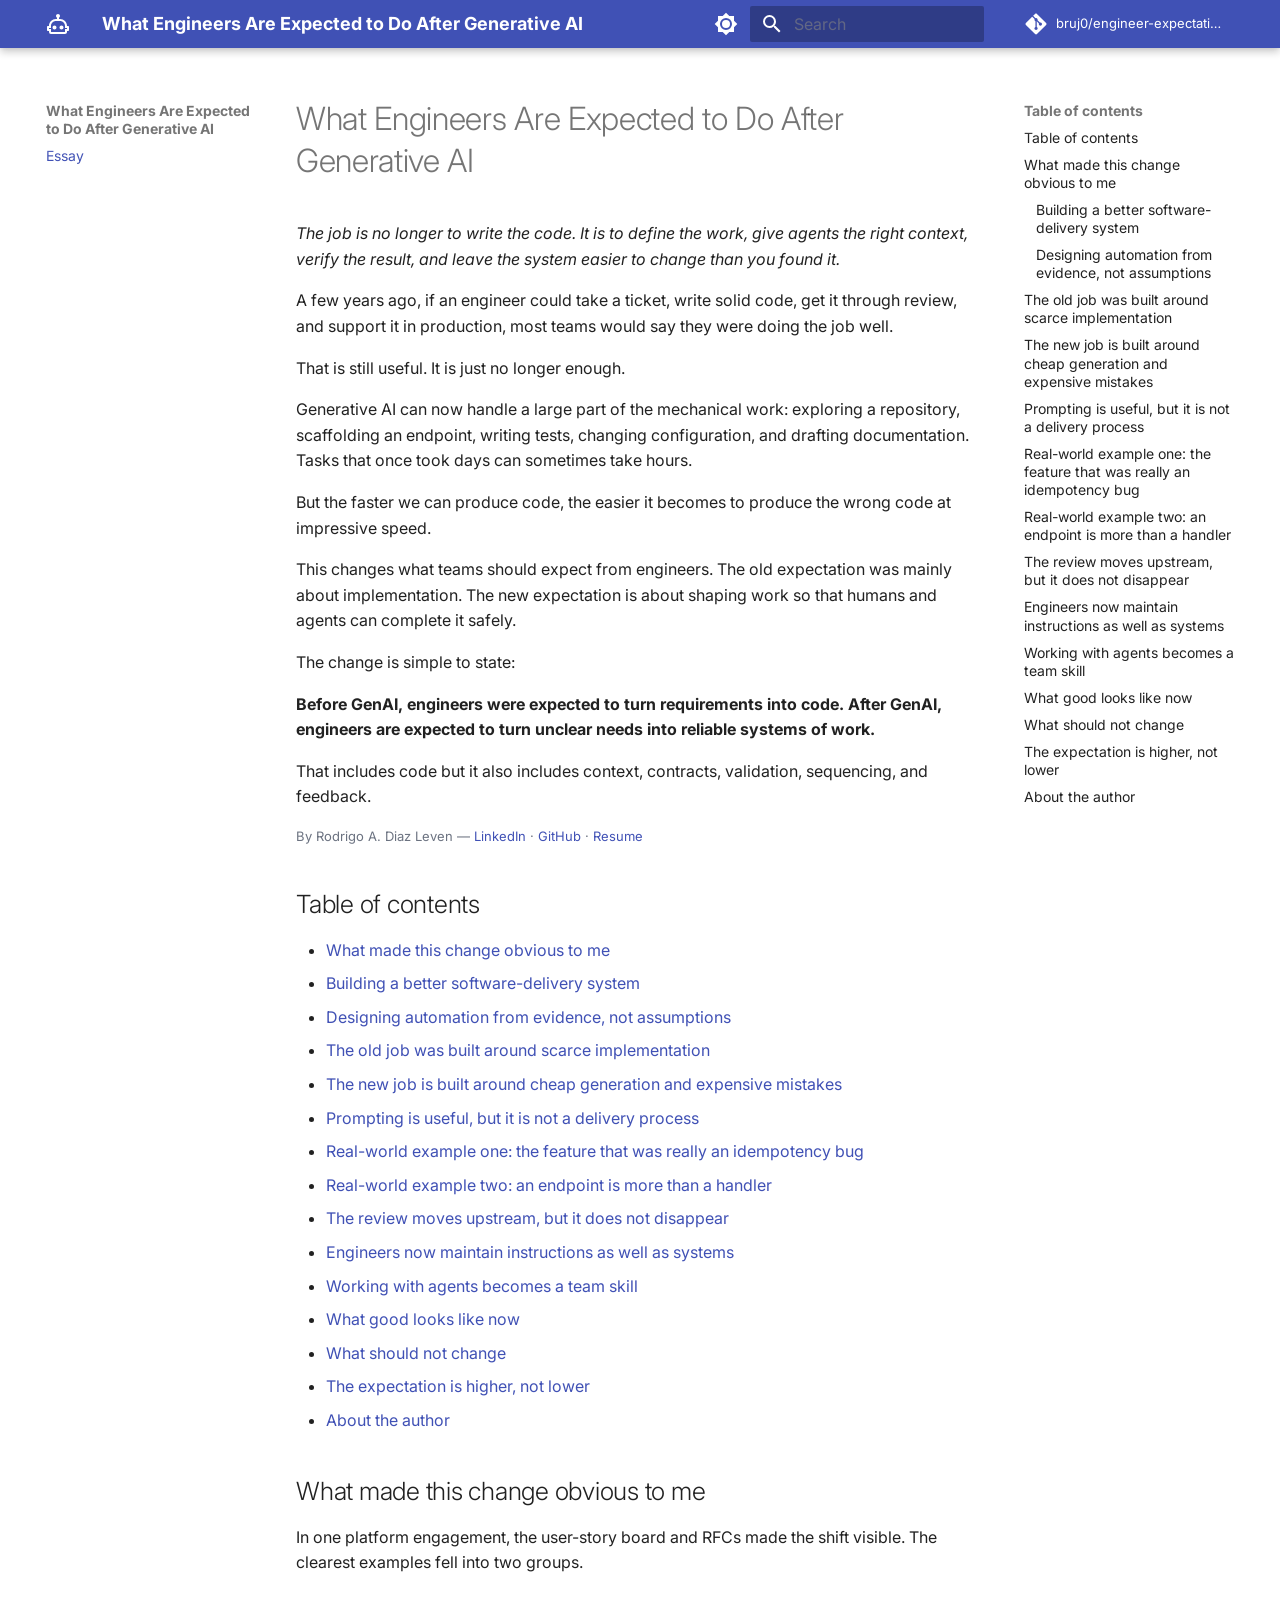
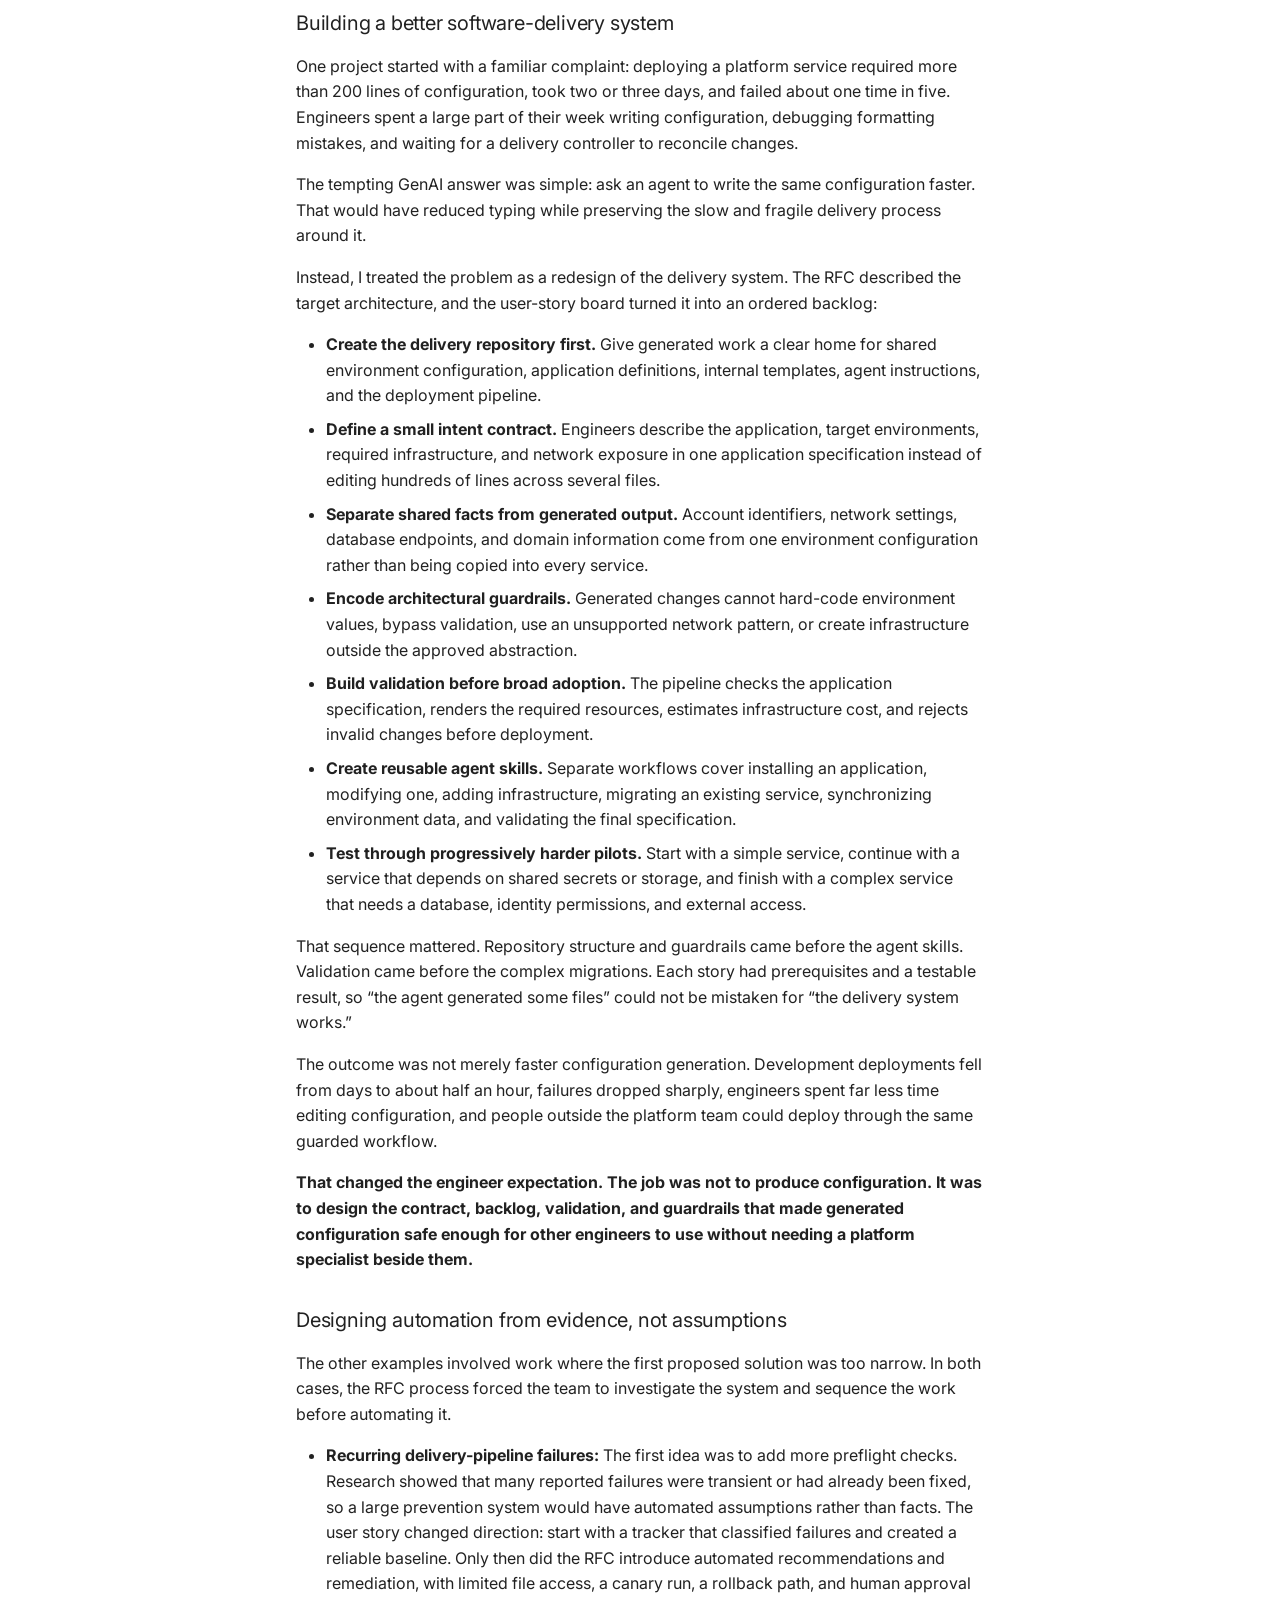
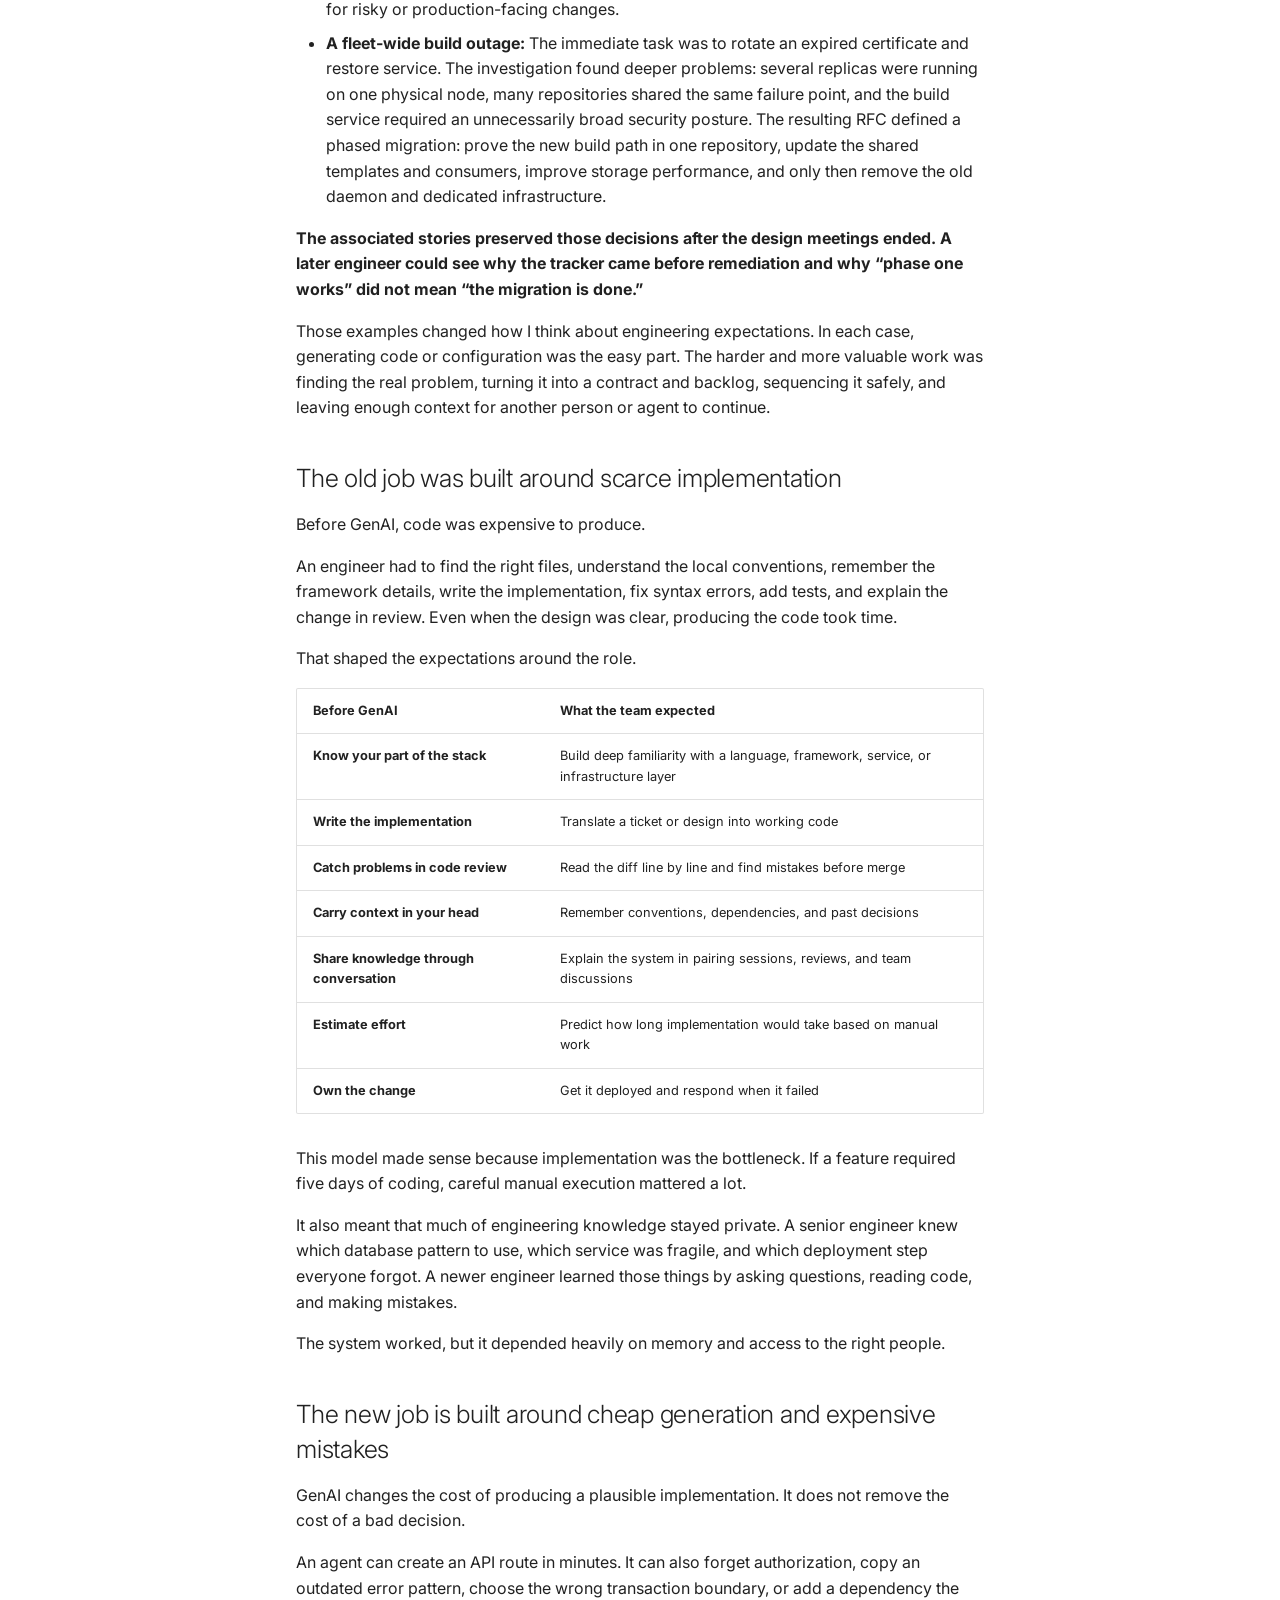
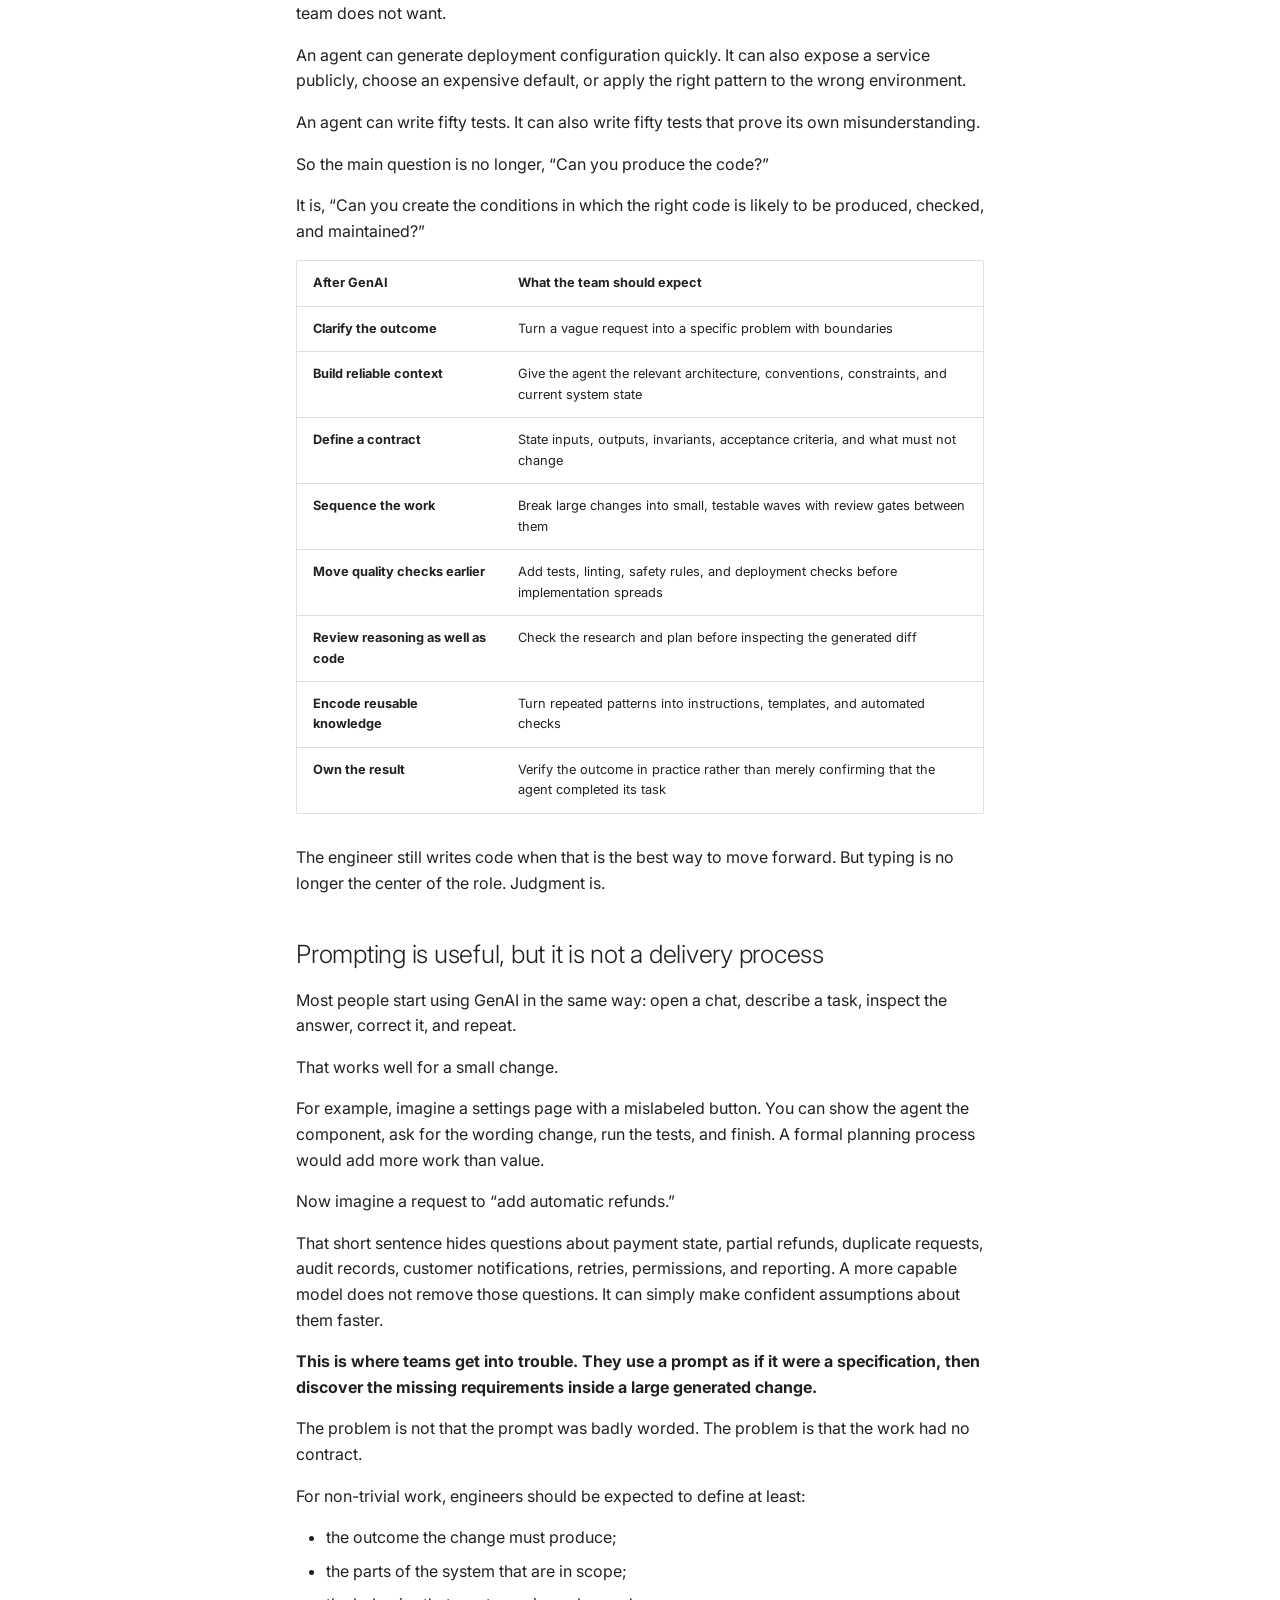
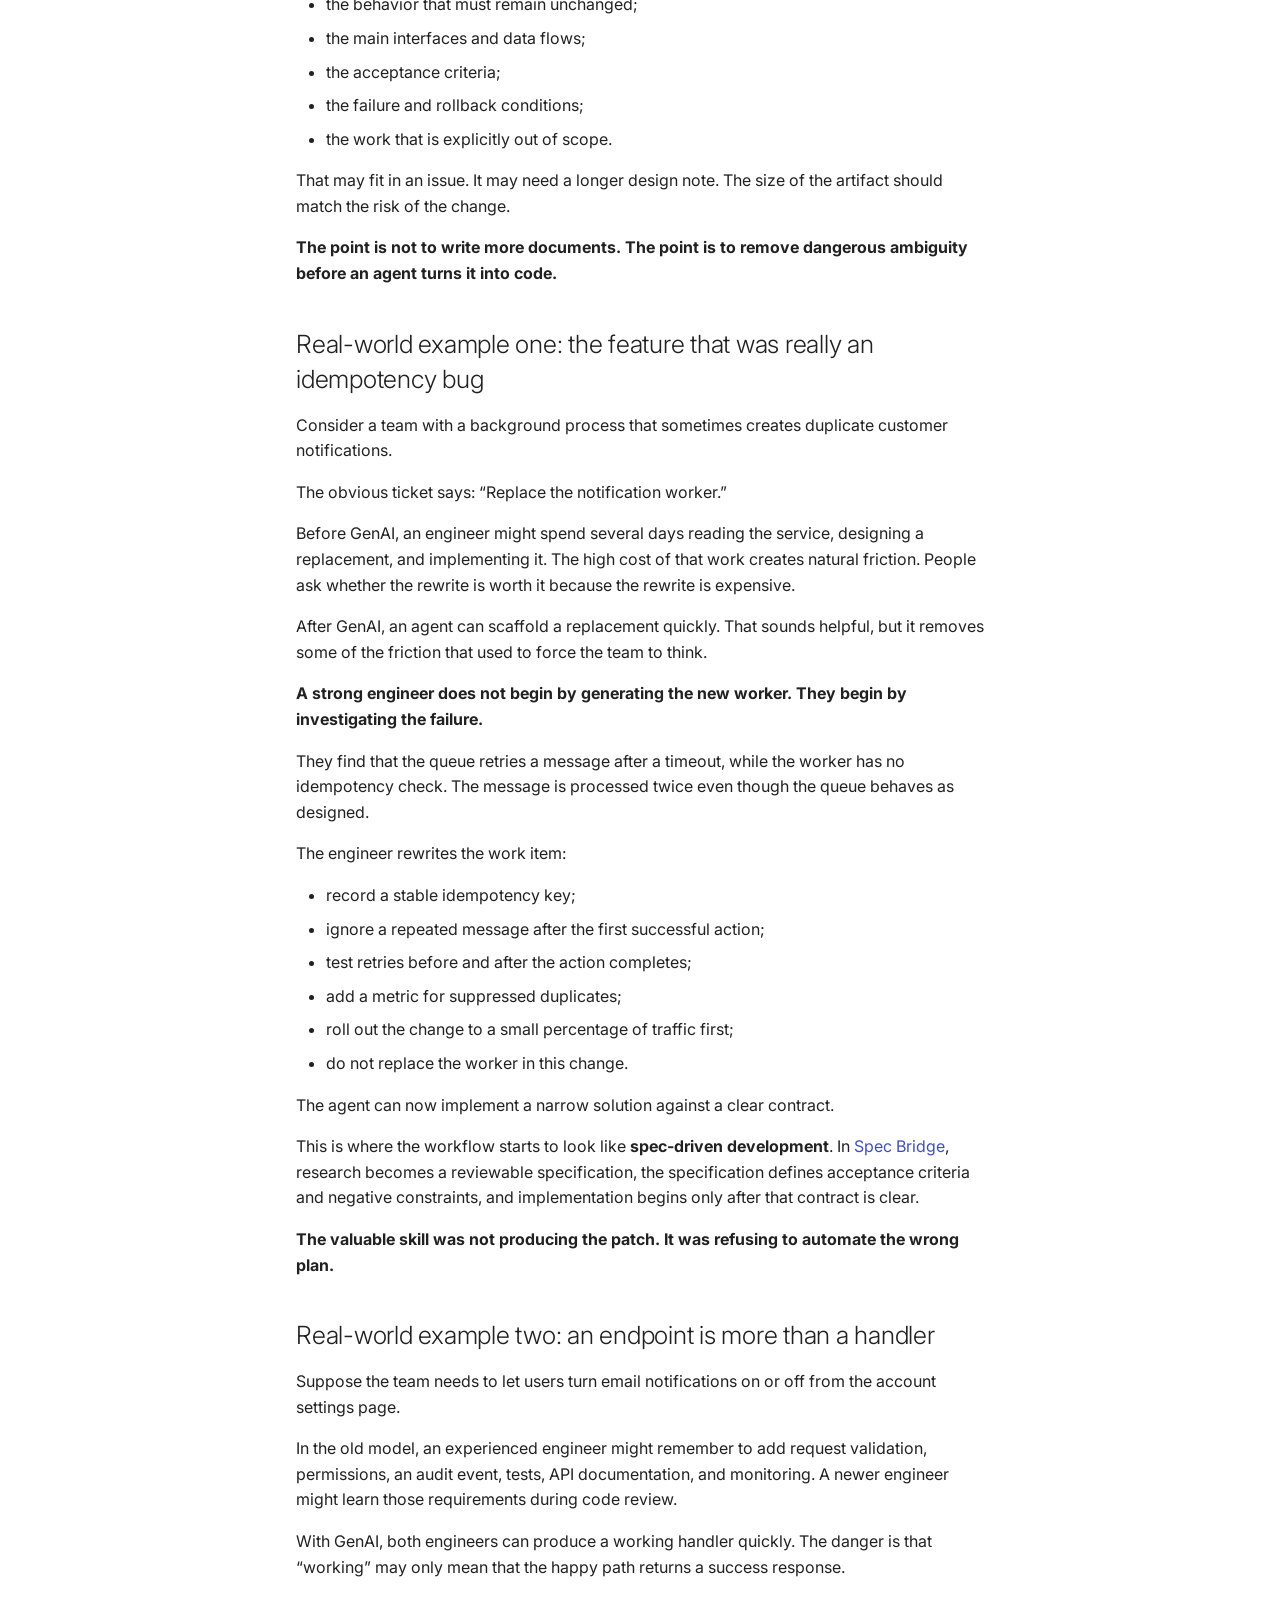
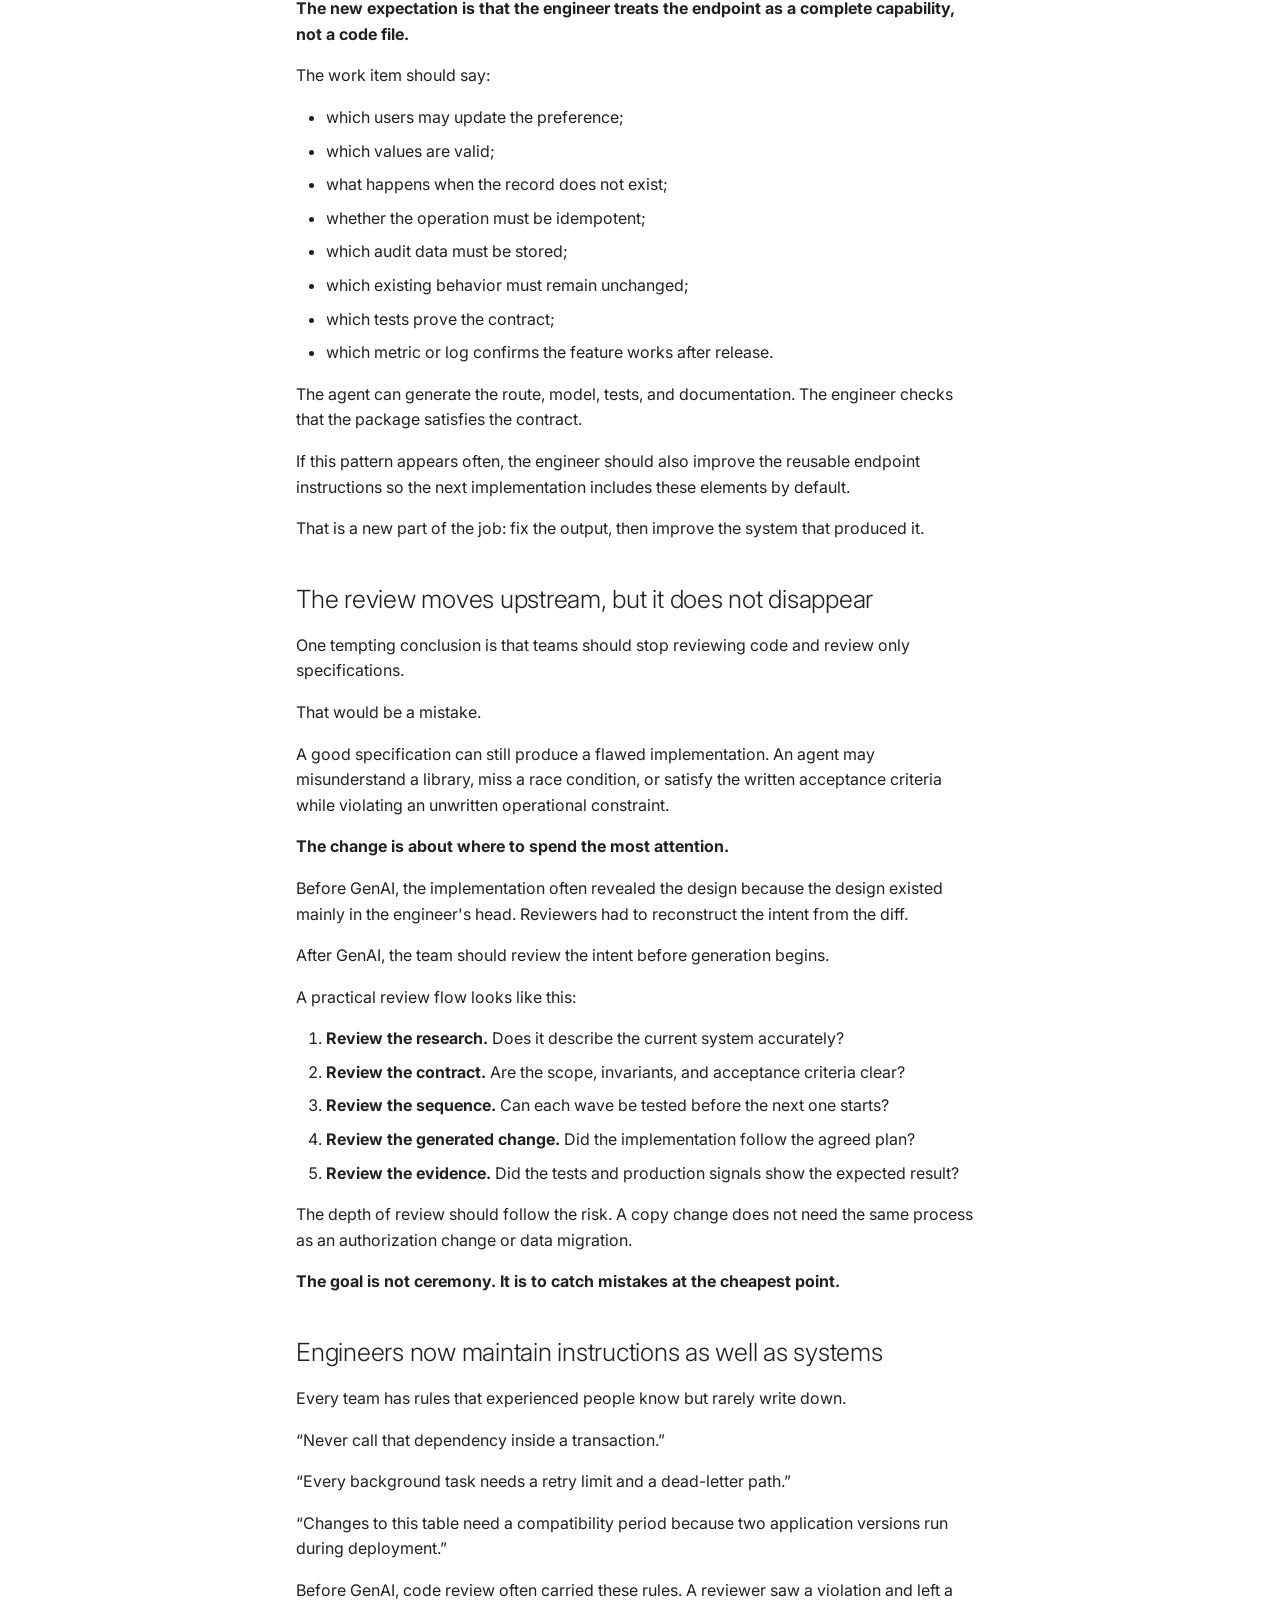
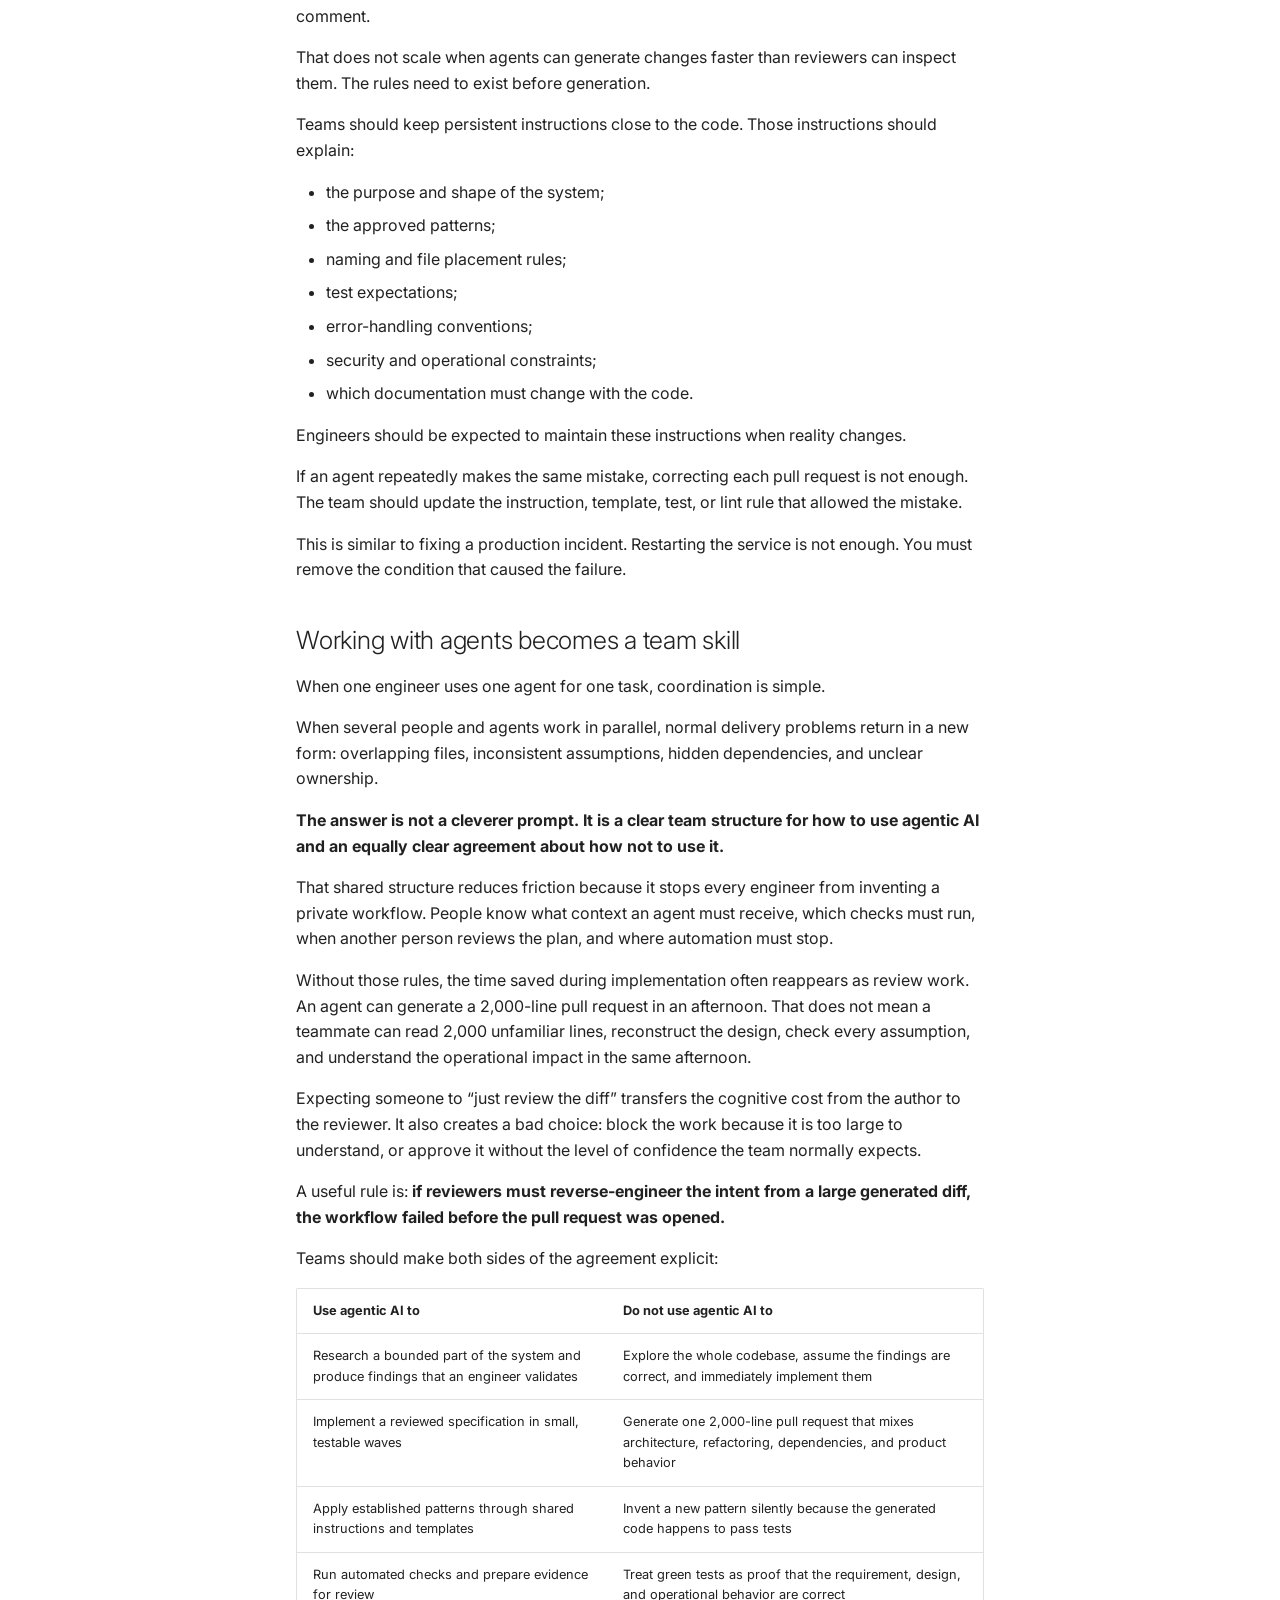
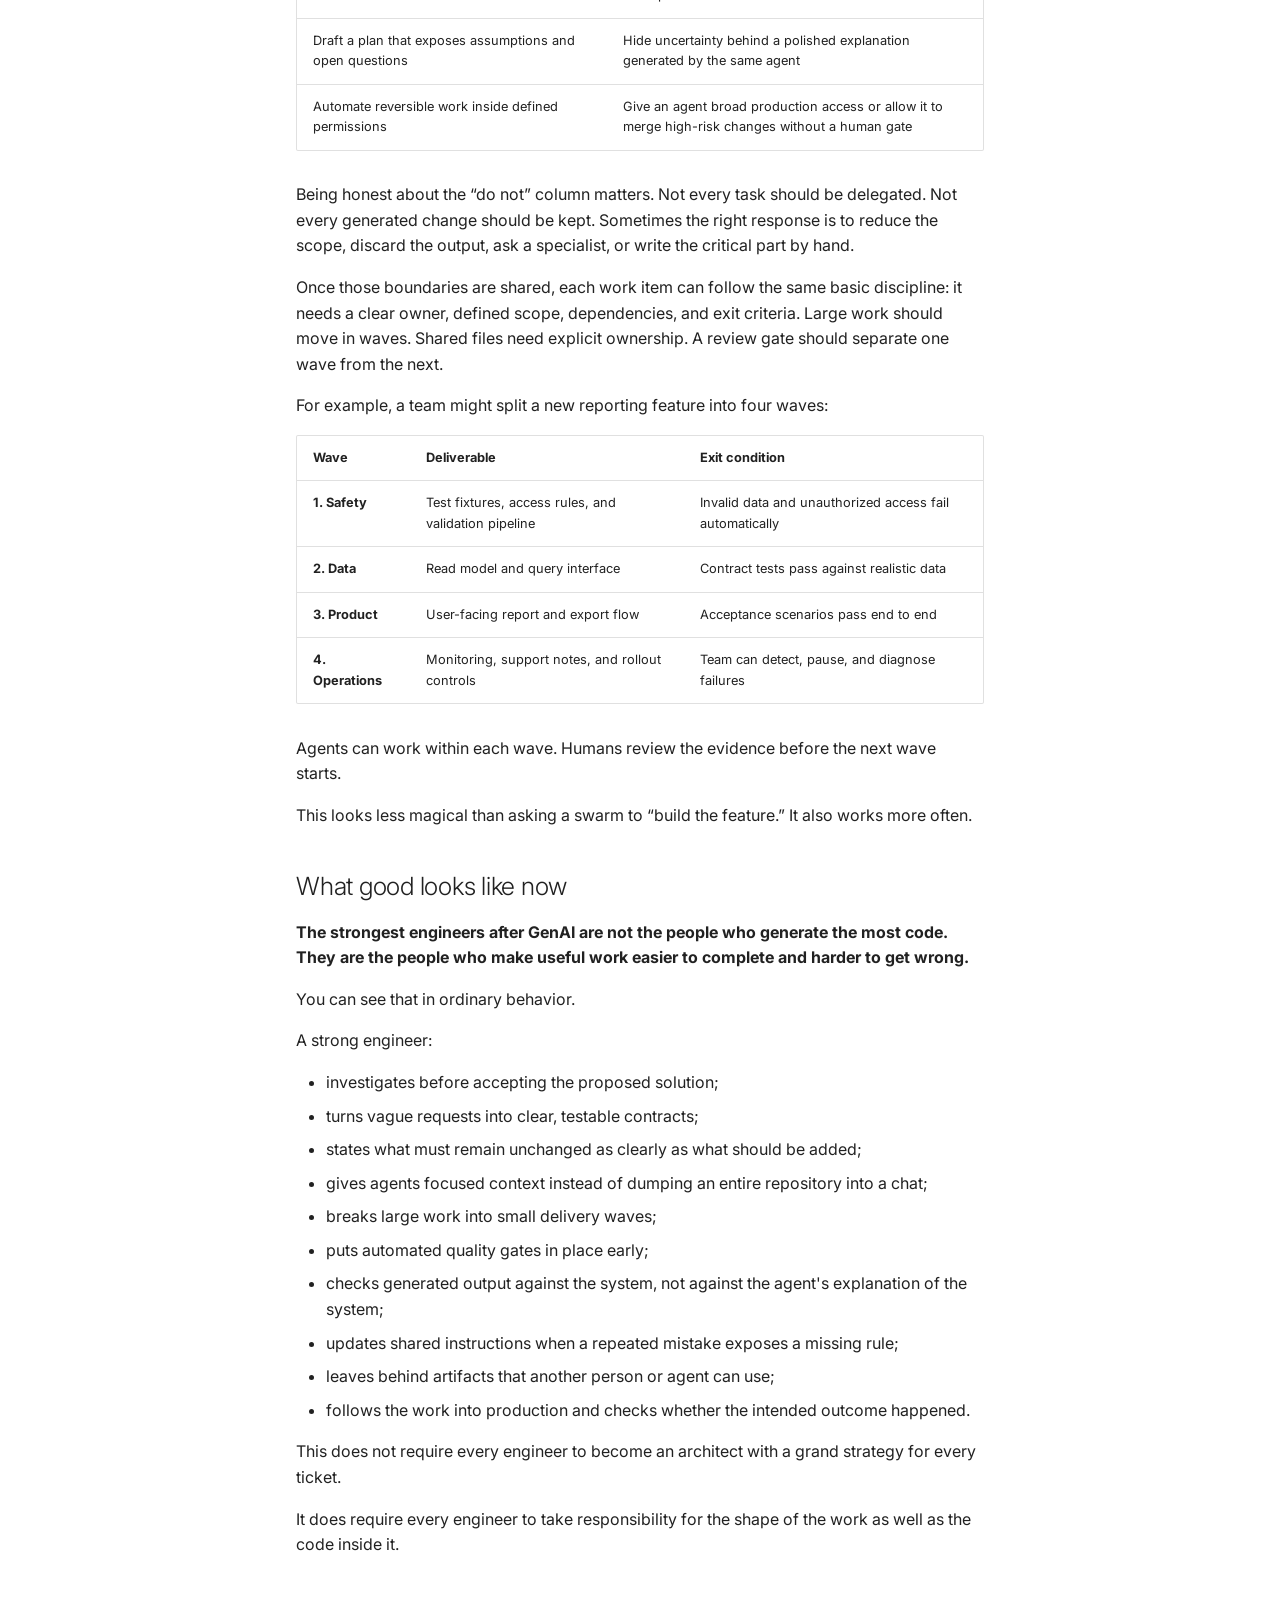
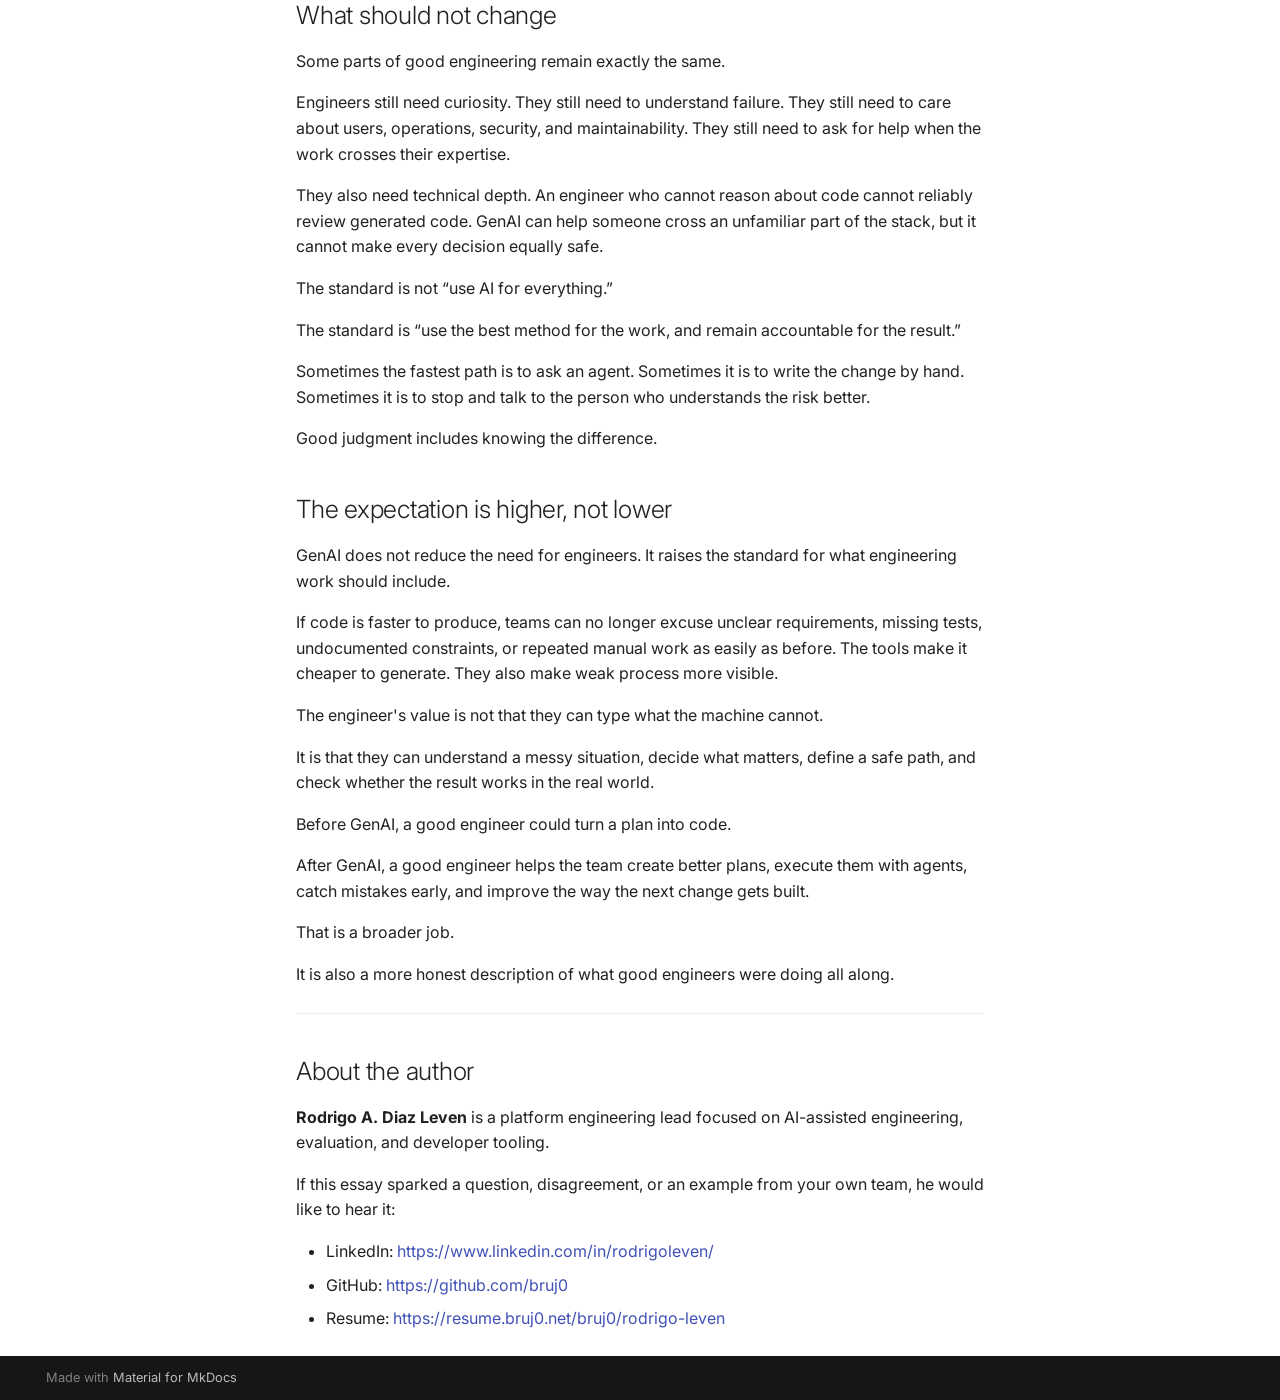
<file: index.html>
<!doctype html>
<html lang="en" class="no-js">
  <head>
    
      <meta charset="utf-8">
      <meta name="viewport" content="width=device-width,initial-scale=1">
      
        <meta name="description" content="How engineering expectations change when AI can produce code faster than teams can understand and review it.">
      
      
      
        <link rel="canonical" href="https://bruj0.github.io/engineer-expectations-after-genai/">
      
      
      
      
        
      
      
      <link rel="icon" href="assets/images/favicon.png">
      <meta name="generator" content="mkdocs-1.6.1, mkdocs-material-9.7.7">
    
    
      
        <title>What Engineers Are Expected to Do After Generative AI</title>
      
    
    
      <link rel="stylesheet" href="assets/stylesheets/main.ec1eaa64.min.css">
      
        
        <link rel="stylesheet" href="assets/stylesheets/palette.ab4e12ef.min.css">
      
      


    
    
      
    
    
      
        
        
        <link rel="preconnect" href="https://fonts.gstatic.com" crossorigin>
        <link rel="stylesheet" href="https://fonts.googleapis.com/css?family=Inter:300,300i,400,400i,700,700i%7CJetBrains+Mono:400,400i,700,700i&display=fallback">
        <style>:root{--md-text-font:"Inter";--md-code-font:"JetBrains Mono"}</style>
      
    
    
      <link rel="stylesheet" href="stylesheets/extra.css">
    
      <link rel="stylesheet" href="assets/stylesheets/panzoom.css">
    
    <script>__md_scope=new URL(".",location),__md_hash=e=>[...e].reduce(((e,_)=>(e<<5)-e+_.charCodeAt(0)),0),__md_get=(e,_=localStorage,t=__md_scope)=>JSON.parse(_.getItem(t.pathname+"."+e)),__md_set=(e,_,t=localStorage,a=__md_scope)=>{try{t.setItem(a.pathname+"."+e,JSON.stringify(_))}catch(e){}}</script>
    
      

    
    
  <meta name="panzoom-theme" content="material">
<meta name="panzoom-data" content='{"selectors": [".mermaid", ".d2"], "initial_zoom_level": 1.0}'> </head>
  
  
    
    
      
    
    
    
    
    <body dir="ltr" data-md-color-scheme="default" data-md-color-primary="indigo" data-md-color-accent="indigo">
  
    
    <input class="md-toggle" data-md-toggle="drawer" type="checkbox" id="__drawer" autocomplete="off">
    <input class="md-toggle" data-md-toggle="search" type="checkbox" id="__search" autocomplete="off">
    <label class="md-overlay" for="__drawer"></label>
    <div data-md-component="skip">
      
        
        <a href="#what-engineers-are-expected-to-do-after-generative-ai" class="md-skip">
          Skip to content
        </a>
      
    </div>
    <div data-md-component="announce">
      
    </div>
    
    
      

  

<header class="md-header md-header--shadow" data-md-component="header">
  <nav class="md-header__inner md-grid" aria-label="Header">
    <a href="." title="What Engineers Are Expected to Do After Generative AI" class="md-header__button md-logo" aria-label="What Engineers Are Expected to Do After Generative AI" data-md-component="logo">
      
  
  <svg xmlns="http://www.w3.org/2000/svg" viewBox="0 0 24 24"><path d="M17.5 15.5c0 1.11-.89 2-2 2s-2-.89-2-2 .9-2 2-2 2 .9 2 2m-9-2c-1.1 0-2 .9-2 2s.9 2 2 2 2-.89 2-2-.89-2-2-2M23 15v3c0 .55-.45 1-1 1h-1v1c0 1.11-.89 2-2 2H5a2 2 0 0 1-2-2v-1H2c-.55 0-1-.45-1-1v-3c0-.55.45-1 1-1h1c0-3.87 3.13-7 7-7h1V5.73c-.6-.34-1-.99-1-1.73 0-1.1.9-2 2-2s2 .9 2 2c0 .74-.4 1.39-1 1.73V7h1c3.87 0 7 3.13 7 7h1c.55 0 1 .45 1 1m-2 1h-2v-2c0-2.76-2.24-5-5-5h-4c-2.76 0-5 2.24-5 5v2H3v1h2v3h14v-3h2z"/></svg>

    </a>
    <label class="md-header__button md-icon" for="__drawer">
      
      <svg xmlns="http://www.w3.org/2000/svg" viewBox="0 0 24 24"><path d="M3 6h18v2H3zm0 5h18v2H3zm0 5h18v2H3z"/></svg>
    </label>
    <div class="md-header__title" data-md-component="header-title">
      <div class="md-header__ellipsis">
        <div class="md-header__topic">
          <span class="md-ellipsis">
            What Engineers Are Expected to Do After Generative AI
          </span>
        </div>
        <div class="md-header__topic" data-md-component="header-topic">
          <span class="md-ellipsis">
            
              Essay
            
          </span>
        </div>
      </div>
    </div>
    
      
        <form class="md-header__option" data-md-component="palette">
  
    
    
    
    <input class="md-option" data-md-color-media="" data-md-color-scheme="default" data-md-color-primary="indigo" data-md-color-accent="indigo"  aria-label="Switch to dark mode"  type="radio" name="__palette" id="__palette_0">
    
      <label class="md-header__button md-icon" title="Switch to dark mode" for="__palette_1" hidden>
        <svg xmlns="http://www.w3.org/2000/svg" viewBox="0 0 24 24"><path d="M12 8a4 4 0 0 0-4 4 4 4 0 0 0 4 4 4 4 0 0 0 4-4 4 4 0 0 0-4-4m0 10a6 6 0 0 1-6-6 6 6 0 0 1 6-6 6 6 0 0 1 6 6 6 6 0 0 1-6 6m8-9.31V4h-4.69L12 .69 8.69 4H4v4.69L.69 12 4 15.31V20h4.69L12 23.31 15.31 20H20v-4.69L23.31 12z"/></svg>
      </label>
    
  
    
    
    
    <input class="md-option" data-md-color-media="" data-md-color-scheme="slate" data-md-color-primary="indigo" data-md-color-accent="indigo"  aria-label="Switch to light mode"  type="radio" name="__palette" id="__palette_1">
    
      <label class="md-header__button md-icon" title="Switch to light mode" for="__palette_0" hidden>
        <svg xmlns="http://www.w3.org/2000/svg" viewBox="0 0 24 24"><path d="M12 18c-.89 0-1.74-.2-2.5-.55C11.56 16.5 13 14.42 13 12s-1.44-4.5-3.5-5.45C10.26 6.2 11.11 6 12 6a6 6 0 0 1 6 6 6 6 0 0 1-6 6m8-9.31V4h-4.69L12 .69 8.69 4H4v4.69L.69 12 4 15.31V20h4.69L12 23.31 15.31 20H20v-4.69L23.31 12z"/></svg>
      </label>
    
  
</form>
      
    
    
      <script>var palette=__md_get("__palette");if(palette&&palette.color){if("(prefers-color-scheme)"===palette.color.media){var media=matchMedia("(prefers-color-scheme: light)"),input=document.querySelector(media.matches?"[data-md-color-media='(prefers-color-scheme: light)']":"[data-md-color-media='(prefers-color-scheme: dark)']");palette.color.media=input.getAttribute("data-md-color-media"),palette.color.scheme=input.getAttribute("data-md-color-scheme"),palette.color.primary=input.getAttribute("data-md-color-primary"),palette.color.accent=input.getAttribute("data-md-color-accent")}for(var[key,value]of Object.entries(palette.color))document.body.setAttribute("data-md-color-"+key,value)}</script>
    
    
    
      
      
        <label class="md-header__button md-icon" for="__search">
          
          <svg xmlns="http://www.w3.org/2000/svg" viewBox="0 0 24 24"><path d="M9.5 3A6.5 6.5 0 0 1 16 9.5c0 1.61-.59 3.09-1.56 4.23l.27.27h.79l5 5-1.5 1.5-5-5v-.79l-.27-.27A6.52 6.52 0 0 1 9.5 16 6.5 6.5 0 0 1 3 9.5 6.5 6.5 0 0 1 9.5 3m0 2C7 5 5 7 5 9.5S7 14 9.5 14 14 12 14 9.5 12 5 9.5 5"/></svg>
        </label>
        <div class="md-search" data-md-component="search" role="dialog">
  <label class="md-search__overlay" for="__search"></label>
  <div class="md-search__inner" role="search">
    <form class="md-search__form" name="search">
      <input type="text" class="md-search__input" name="query" aria-label="Search" placeholder="Search" autocapitalize="off" autocorrect="off" autocomplete="off" spellcheck="false" data-md-component="search-query" required>
      <label class="md-search__icon md-icon" for="__search">
        
        <svg xmlns="http://www.w3.org/2000/svg" viewBox="0 0 24 24"><path d="M9.5 3A6.5 6.5 0 0 1 16 9.5c0 1.61-.59 3.09-1.56 4.23l.27.27h.79l5 5-1.5 1.5-5-5v-.79l-.27-.27A6.52 6.52 0 0 1 9.5 16 6.5 6.5 0 0 1 3 9.5 6.5 6.5 0 0 1 9.5 3m0 2C7 5 5 7 5 9.5S7 14 9.5 14 14 12 14 9.5 12 5 9.5 5"/></svg>
        
        <svg xmlns="http://www.w3.org/2000/svg" viewBox="0 0 24 24"><path d="M20 11v2H8l5.5 5.5-1.42 1.42L4.16 12l7.92-7.92L13.5 5.5 8 11z"/></svg>
      </label>
      <nav class="md-search__options" aria-label="Search">
        
          <a href="javascript:void(0)" class="md-search__icon md-icon" title="Share" aria-label="Share" data-clipboard data-clipboard-text="" data-md-component="search-share" tabindex="-1">
            
            <svg xmlns="http://www.w3.org/2000/svg" viewBox="0 0 24 24"><path d="M18 16.08c-.76 0-1.44.3-1.96.77L8.91 12.7c.05-.23.09-.46.09-.7s-.04-.47-.09-.7l7.05-4.11c.54.5 1.25.81 2.04.81a3 3 0 0 0 3-3 3 3 0 0 0-3-3 3 3 0 0 0-3 3c0 .24.04.47.09.7L8.04 9.81C7.5 9.31 6.79 9 6 9a3 3 0 0 0-3 3 3 3 0 0 0 3 3c.79 0 1.5-.31 2.04-.81l7.12 4.15c-.05.21-.08.43-.08.66 0 1.61 1.31 2.91 2.92 2.91s2.92-1.3 2.92-2.91A2.92 2.92 0 0 0 18 16.08"/></svg>
          </a>
        
        <button type="reset" class="md-search__icon md-icon" title="Clear" aria-label="Clear" tabindex="-1">
          
          <svg xmlns="http://www.w3.org/2000/svg" viewBox="0 0 24 24"><path d="M19 6.41 17.59 5 12 10.59 6.41 5 5 6.41 10.59 12 5 17.59 6.41 19 12 13.41 17.59 19 19 17.59 13.41 12z"/></svg>
        </button>
      </nav>
      
        <div class="md-search__suggest" data-md-component="search-suggest"></div>
      
    </form>
    <div class="md-search__output">
      <div class="md-search__scrollwrap" tabindex="0" data-md-scrollfix>
        <div class="md-search-result" data-md-component="search-result">
          <div class="md-search-result__meta">
            Initializing search
          </div>
          <ol class="md-search-result__list" role="presentation"></ol>
        </div>
      </div>
    </div>
  </div>
</div>
      
    
    
      <div class="md-header__source">
        <a href="https://github.com/bruj0/engineer-expectations-after-genai" title="Go to repository" class="md-source" data-md-component="source">
  <div class="md-source__icon md-icon">
    
    <svg xmlns="http://www.w3.org/2000/svg" viewBox="0 0 448 512"><!--! Font Awesome Free 7.1.0 by @fontawesome - https://fontawesome.com License - https://fontawesome.com/license/free (Icons: CC BY 4.0, Fonts: SIL OFL 1.1, Code: MIT License) Copyright 2025 Fonticons, Inc.--><path d="M439.6 236.1 244 40.5c-5.4-5.5-12.8-8.5-20.4-8.5s-15 3-20.4 8.4L162.5 81l51.5 51.5c27.1-9.1 52.7 16.8 43.4 43.7l49.7 49.7c34.2-11.8 61.2 31 35.5 56.7-26.5 26.5-70.2-2.9-56-37.3L240.3 199v121.9c25.3 12.5 22.3 41.8 9.1 55-6.4 6.4-15.2 10.1-24.3 10.1s-17.8-3.6-24.3-10.1c-17.6-17.6-11.1-46.9 11.2-56v-123c-20.8-8.5-24.6-30.7-18.6-45L142.6 101 8.5 235.1C3 240.6 0 247.9 0 255.5s3 15 8.5 20.4l195.6 195.7c5.4 5.4 12.7 8.4 20.4 8.4s15-3 20.4-8.4l194.7-194.7c5.4-5.4 8.4-12.8 8.4-20.4s-3-15-8.4-20.4"/></svg>
  </div>
  <div class="md-source__repository">
    bruj0/engineer-expectations-after-genai
  </div>
</a>
      </div>
    
  </nav>
  
</header>
    
    <div class="md-container" data-md-component="container">
      
      
        
          
        
      
      <main class="md-main" data-md-component="main">
        <div class="md-main__inner md-grid">
          
            
              
              <div class="md-sidebar md-sidebar--primary" data-md-component="sidebar" data-md-type="navigation" >
                <div class="md-sidebar__scrollwrap">
                  <div class="md-sidebar__inner">
                    



<nav class="md-nav md-nav--primary" aria-label="Navigation" data-md-level="0">
  <label class="md-nav__title" for="__drawer">
    <a href="." title="What Engineers Are Expected to Do After Generative AI" class="md-nav__button md-logo" aria-label="What Engineers Are Expected to Do After Generative AI" data-md-component="logo">
      
  
  <svg xmlns="http://www.w3.org/2000/svg" viewBox="0 0 24 24"><path d="M17.5 15.5c0 1.11-.89 2-2 2s-2-.89-2-2 .9-2 2-2 2 .9 2 2m-9-2c-1.1 0-2 .9-2 2s.9 2 2 2 2-.89 2-2-.89-2-2-2M23 15v3c0 .55-.45 1-1 1h-1v1c0 1.11-.89 2-2 2H5a2 2 0 0 1-2-2v-1H2c-.55 0-1-.45-1-1v-3c0-.55.45-1 1-1h1c0-3.87 3.13-7 7-7h1V5.73c-.6-.34-1-.99-1-1.73 0-1.1.9-2 2-2s2 .9 2 2c0 .74-.4 1.39-1 1.73V7h1c3.87 0 7 3.13 7 7h1c.55 0 1 .45 1 1m-2 1h-2v-2c0-2.76-2.24-5-5-5h-4c-2.76 0-5 2.24-5 5v2H3v1h2v3h14v-3h2z"/></svg>

    </a>
    What Engineers Are Expected to Do After Generative AI
  </label>
  
    <div class="md-nav__source">
      <a href="https://github.com/bruj0/engineer-expectations-after-genai" title="Go to repository" class="md-source" data-md-component="source">
  <div class="md-source__icon md-icon">
    
    <svg xmlns="http://www.w3.org/2000/svg" viewBox="0 0 448 512"><!--! Font Awesome Free 7.1.0 by @fontawesome - https://fontawesome.com License - https://fontawesome.com/license/free (Icons: CC BY 4.0, Fonts: SIL OFL 1.1, Code: MIT License) Copyright 2025 Fonticons, Inc.--><path d="M439.6 236.1 244 40.5c-5.4-5.5-12.8-8.5-20.4-8.5s-15 3-20.4 8.4L162.5 81l51.5 51.5c27.1-9.1 52.7 16.8 43.4 43.7l49.7 49.7c34.2-11.8 61.2 31 35.5 56.7-26.5 26.5-70.2-2.9-56-37.3L240.3 199v121.9c25.3 12.5 22.3 41.8 9.1 55-6.4 6.4-15.2 10.1-24.3 10.1s-17.8-3.6-24.3-10.1c-17.6-17.6-11.1-46.9 11.2-56v-123c-20.8-8.5-24.6-30.7-18.6-45L142.6 101 8.5 235.1C3 240.6 0 247.9 0 255.5s3 15 8.5 20.4l195.6 195.7c5.4 5.4 12.7 8.4 20.4 8.4s15-3 20.4-8.4l194.7-194.7c5.4-5.4 8.4-12.8 8.4-20.4s-3-15-8.4-20.4"/></svg>
  </div>
  <div class="md-source__repository">
    bruj0/engineer-expectations-after-genai
  </div>
</a>
    </div>
  
  <ul class="md-nav__list" data-md-scrollfix>
    
      
      
  
  
    
  
  
  
    <li class="md-nav__item md-nav__item--active">
      
      <input class="md-nav__toggle md-toggle" type="checkbox" id="__toc">
      
      
        
      
      
        <label class="md-nav__link md-nav__link--active" for="__toc">
          
  
  
  <span class="md-ellipsis">
    
  
    Essay
  

    
  </span>
  
  

          <span class="md-nav__icon md-icon"></span>
        </label>
      
      <a href="." class="md-nav__link md-nav__link--active">
        
  
  
  <span class="md-ellipsis">
    
  
    Essay
  

    
  </span>
  
  

      </a>
      
        

<nav class="md-nav md-nav--secondary" aria-label="Table of contents">
  
  
  
    
  
  
    <label class="md-nav__title" for="__toc">
      <span class="md-nav__icon md-icon"></span>
      Table of contents
    </label>
    <ul class="md-nav__list" data-md-component="toc" data-md-scrollfix>
      
        <li class="md-nav__item">
  <a href="#table-of-contents" class="md-nav__link">
    <span class="md-ellipsis">
      
        Table of contents
      
    </span>
  </a>
  
</li>
      
        <li class="md-nav__item">
  <a href="#what-made-this-change-obvious-to-me" class="md-nav__link">
    <span class="md-ellipsis">
      
        What made this change obvious to me
      
    </span>
  </a>
  
    <nav class="md-nav" aria-label="What made this change obvious to me">
      <ul class="md-nav__list">
        
          <li class="md-nav__item">
  <a href="#building-a-better-software-delivery-system" class="md-nav__link">
    <span class="md-ellipsis">
      
        Building a better software-delivery system
      
    </span>
  </a>
  
</li>
        
          <li class="md-nav__item">
  <a href="#designing-automation-from-evidence-not-assumptions" class="md-nav__link">
    <span class="md-ellipsis">
      
        Designing automation from evidence, not assumptions
      
    </span>
  </a>
  
</li>
        
      </ul>
    </nav>
  
</li>
      
        <li class="md-nav__item">
  <a href="#the-old-job-was-built-around-scarce-implementation" class="md-nav__link">
    <span class="md-ellipsis">
      
        The old job was built around scarce implementation
      
    </span>
  </a>
  
</li>
      
        <li class="md-nav__item">
  <a href="#the-new-job-is-built-around-cheap-generation-and-expensive-mistakes" class="md-nav__link">
    <span class="md-ellipsis">
      
        The new job is built around cheap generation and expensive mistakes
      
    </span>
  </a>
  
</li>
      
        <li class="md-nav__item">
  <a href="#prompting-is-useful-but-it-is-not-a-delivery-process" class="md-nav__link">
    <span class="md-ellipsis">
      
        Prompting is useful, but it is not a delivery process
      
    </span>
  </a>
  
</li>
      
        <li class="md-nav__item">
  <a href="#real-world-example-one-the-feature-that-was-really-an-idempotency-bug" class="md-nav__link">
    <span class="md-ellipsis">
      
        Real-world example one: the feature that was really an idempotency bug
      
    </span>
  </a>
  
</li>
      
        <li class="md-nav__item">
  <a href="#real-world-example-two-an-endpoint-is-more-than-a-handler" class="md-nav__link">
    <span class="md-ellipsis">
      
        Real-world example two: an endpoint is more than a handler
      
    </span>
  </a>
  
</li>
      
        <li class="md-nav__item">
  <a href="#the-review-moves-upstream-but-it-does-not-disappear" class="md-nav__link">
    <span class="md-ellipsis">
      
        The review moves upstream, but it does not disappear
      
    </span>
  </a>
  
</li>
      
        <li class="md-nav__item">
  <a href="#engineers-now-maintain-instructions-as-well-as-systems" class="md-nav__link">
    <span class="md-ellipsis">
      
        Engineers now maintain instructions as well as systems
      
    </span>
  </a>
  
</li>
      
        <li class="md-nav__item">
  <a href="#working-with-agents-becomes-a-team-skill" class="md-nav__link">
    <span class="md-ellipsis">
      
        Working with agents becomes a team skill
      
    </span>
  </a>
  
</li>
      
        <li class="md-nav__item">
  <a href="#what-good-looks-like-now" class="md-nav__link">
    <span class="md-ellipsis">
      
        What good looks like now
      
    </span>
  </a>
  
</li>
      
        <li class="md-nav__item">
  <a href="#what-should-not-change" class="md-nav__link">
    <span class="md-ellipsis">
      
        What should not change
      
    </span>
  </a>
  
</li>
      
        <li class="md-nav__item">
  <a href="#the-expectation-is-higher-not-lower" class="md-nav__link">
    <span class="md-ellipsis">
      
        The expectation is higher, not lower
      
    </span>
  </a>
  
</li>
      
        <li class="md-nav__item">
  <a href="#about-the-author" class="md-nav__link">
    <span class="md-ellipsis">
      
        About the author
      
    </span>
  </a>
  
</li>
      
    </ul>
  
</nav>
      
    </li>
  

    
  </ul>
</nav>
                  </div>
                </div>
              </div>
            
            
              
              <div class="md-sidebar md-sidebar--secondary" data-md-component="sidebar" data-md-type="toc" >
                <div class="md-sidebar__scrollwrap">
                  <div class="md-sidebar__inner">
                    

<nav class="md-nav md-nav--secondary" aria-label="Table of contents">
  
  
  
    
  
  
    <label class="md-nav__title" for="__toc">
      <span class="md-nav__icon md-icon"></span>
      Table of contents
    </label>
    <ul class="md-nav__list" data-md-component="toc" data-md-scrollfix>
      
        <li class="md-nav__item">
  <a href="#table-of-contents" class="md-nav__link">
    <span class="md-ellipsis">
      
        Table of contents
      
    </span>
  </a>
  
</li>
      
        <li class="md-nav__item">
  <a href="#what-made-this-change-obvious-to-me" class="md-nav__link">
    <span class="md-ellipsis">
      
        What made this change obvious to me
      
    </span>
  </a>
  
    <nav class="md-nav" aria-label="What made this change obvious to me">
      <ul class="md-nav__list">
        
          <li class="md-nav__item">
  <a href="#building-a-better-software-delivery-system" class="md-nav__link">
    <span class="md-ellipsis">
      
        Building a better software-delivery system
      
    </span>
  </a>
  
</li>
        
          <li class="md-nav__item">
  <a href="#designing-automation-from-evidence-not-assumptions" class="md-nav__link">
    <span class="md-ellipsis">
      
        Designing automation from evidence, not assumptions
      
    </span>
  </a>
  
</li>
        
      </ul>
    </nav>
  
</li>
      
        <li class="md-nav__item">
  <a href="#the-old-job-was-built-around-scarce-implementation" class="md-nav__link">
    <span class="md-ellipsis">
      
        The old job was built around scarce implementation
      
    </span>
  </a>
  
</li>
      
        <li class="md-nav__item">
  <a href="#the-new-job-is-built-around-cheap-generation-and-expensive-mistakes" class="md-nav__link">
    <span class="md-ellipsis">
      
        The new job is built around cheap generation and expensive mistakes
      
    </span>
  </a>
  
</li>
      
        <li class="md-nav__item">
  <a href="#prompting-is-useful-but-it-is-not-a-delivery-process" class="md-nav__link">
    <span class="md-ellipsis">
      
        Prompting is useful, but it is not a delivery process
      
    </span>
  </a>
  
</li>
      
        <li class="md-nav__item">
  <a href="#real-world-example-one-the-feature-that-was-really-an-idempotency-bug" class="md-nav__link">
    <span class="md-ellipsis">
      
        Real-world example one: the feature that was really an idempotency bug
      
    </span>
  </a>
  
</li>
      
        <li class="md-nav__item">
  <a href="#real-world-example-two-an-endpoint-is-more-than-a-handler" class="md-nav__link">
    <span class="md-ellipsis">
      
        Real-world example two: an endpoint is more than a handler
      
    </span>
  </a>
  
</li>
      
        <li class="md-nav__item">
  <a href="#the-review-moves-upstream-but-it-does-not-disappear" class="md-nav__link">
    <span class="md-ellipsis">
      
        The review moves upstream, but it does not disappear
      
    </span>
  </a>
  
</li>
      
        <li class="md-nav__item">
  <a href="#engineers-now-maintain-instructions-as-well-as-systems" class="md-nav__link">
    <span class="md-ellipsis">
      
        Engineers now maintain instructions as well as systems
      
    </span>
  </a>
  
</li>
      
        <li class="md-nav__item">
  <a href="#working-with-agents-becomes-a-team-skill" class="md-nav__link">
    <span class="md-ellipsis">
      
        Working with agents becomes a team skill
      
    </span>
  </a>
  
</li>
      
        <li class="md-nav__item">
  <a href="#what-good-looks-like-now" class="md-nav__link">
    <span class="md-ellipsis">
      
        What good looks like now
      
    </span>
  </a>
  
</li>
      
        <li class="md-nav__item">
  <a href="#what-should-not-change" class="md-nav__link">
    <span class="md-ellipsis">
      
        What should not change
      
    </span>
  </a>
  
</li>
      
        <li class="md-nav__item">
  <a href="#the-expectation-is-higher-not-lower" class="md-nav__link">
    <span class="md-ellipsis">
      
        The expectation is higher, not lower
      
    </span>
  </a>
  
</li>
      
        <li class="md-nav__item">
  <a href="#about-the-author" class="md-nav__link">
    <span class="md-ellipsis">
      
        About the author
      
    </span>
  </a>
  
</li>
      
    </ul>
  
</nav>
                  </div>
                </div>
              </div>
            
          
          
            <div class="md-content" data-md-component="content">
              
              <article class="md-content__inner md-typeset">
                
                  


  
  


<h1 id="what-engineers-are-expected-to-do-after-generative-ai">What Engineers Are Expected to Do After Generative AI<a class="headerlink" href="#what-engineers-are-expected-to-do-after-generative-ai" title="Permanent link">&para;</a></h1>
<p><em>The job is no longer to write the code. It is to define the work, give agents the right context, verify the result, and leave the system easier to change than you found it.</em></p>
<p>A few years ago, if an engineer could take a ticket, write solid code, get it through review, and support it in production, most teams would say they were doing the job well.</p>
<p>That is still useful. It is just no longer enough.</p>
<p>Generative AI can now handle a large part of the mechanical work: exploring a repository, scaffolding an endpoint, writing tests, changing configuration, and drafting documentation. Tasks that once took days can sometimes take hours.</p>
<p>But the faster we can produce code, the easier it becomes to produce the wrong code at impressive speed.</p>
<p>This changes what teams should expect from engineers. The old expectation was mainly about implementation. The new expectation is about shaping work so that humans and agents can complete it safely.</p>
<p>The change is simple to state:</p>
<p><strong>Before GenAI, engineers were expected to turn requirements into code. After GenAI, engineers are expected to turn unclear needs into reliable systems of work.</strong></p>
<p>That includes code but it also includes context, contracts, validation, sequencing, and feedback.</p>
<p style="font-size: small; color: #6b7280; margin-top: 0.5em;">By Rodrigo A. Diaz Leven — <a href="https://www.linkedin.com/in/rodrigoleven/">LinkedIn</a> · <a href="https://github.com/bruj0">GitHub</a> · <a href="https://resume.bruj0.net/bruj0/rodrigo-leven">Resume</a></p>

<h2 id="table-of-contents">Table of contents<a class="headerlink" href="#table-of-contents" title="Permanent link">&para;</a></h2>
<ul>
<li><a href="#what-made-this-change-obvious-to-me">What made this change obvious to me</a></li>
<li><a href="#building-a-better-software-delivery-system">Building a better software-delivery system</a></li>
<li><a href="#designing-automation-from-evidence-not-assumptions">Designing automation from evidence, not assumptions</a></li>
<li><a href="#the-old-job-was-built-around-scarce-implementation">The old job was built around scarce implementation</a></li>
<li><a href="#the-new-job-is-built-around-cheap-generation-and-expensive-mistakes">The new job is built around cheap generation and expensive mistakes</a></li>
<li><a href="#prompting-is-useful-but-it-is-not-a-delivery-process">Prompting is useful, but it is not a delivery process</a></li>
<li><a href="#real-world-example-one-the-feature-that-was-really-an-idempotency-bug">Real-world example one: the feature that was really an idempotency bug</a></li>
<li><a href="#real-world-example-two-an-endpoint-is-more-than-a-handler">Real-world example two: an endpoint is more than a handler</a></li>
<li><a href="#the-review-moves-upstream-but-it-does-not-disappear">The review moves upstream, but it does not disappear</a></li>
<li><a href="#engineers-now-maintain-instructions-as-well-as-systems">Engineers now maintain instructions as well as systems</a></li>
<li><a href="#working-with-agents-becomes-a-team-skill">Working with agents becomes a team skill</a></li>
<li><a href="#what-good-looks-like-now">What good looks like now</a></li>
<li><a href="#what-should-not-change">What should not change</a></li>
<li><a href="#the-expectation-is-higher-not-lower">The expectation is higher, not lower</a></li>
<li><a href="#about-the-author">About the author</a></li>
</ul>
<h2 id="what-made-this-change-obvious-to-me">What made this change obvious to me<a class="headerlink" href="#what-made-this-change-obvious-to-me" title="Permanent link">&para;</a></h2>
<p>In one platform engagement, the user-story board and RFCs made the shift visible. The clearest examples fell into two groups.</p>
<h3 id="building-a-better-software-delivery-system">Building a better software-delivery system<a class="headerlink" href="#building-a-better-software-delivery-system" title="Permanent link">&para;</a></h3>
<p>One project started with a familiar complaint: deploying a platform service required more than 200 lines of configuration, took two or three days, and failed about one time in five. Engineers spent a large part of their week writing configuration, debugging formatting mistakes, and waiting for a delivery controller to reconcile changes.</p>
<p>The tempting GenAI answer was simple: ask an agent to write the same configuration faster. That would have reduced typing while preserving the slow and fragile delivery process around it.</p>
<p>Instead, I treated the problem as a redesign of the delivery system. The RFC described the target architecture, and the user-story board turned it into an ordered backlog:</p>
<ul>
<li><strong>Create the delivery repository first.</strong> Give generated work a clear home for shared environment configuration, application definitions, internal templates, agent instructions, and the deployment pipeline.</li>
<li><strong>Define a small intent contract.</strong> Engineers describe the application, target environments, required infrastructure, and network exposure in one application specification instead of editing hundreds of lines across several files.</li>
<li><strong>Separate shared facts from generated output.</strong> Account identifiers, network settings, database endpoints, and domain information come from one environment configuration rather than being copied into every service.</li>
<li><strong>Encode architectural guardrails.</strong> Generated changes cannot hard-code environment values, bypass validation, use an unsupported network pattern, or create infrastructure outside the approved abstraction.</li>
<li><strong>Build validation before broad adoption.</strong> The pipeline checks the application specification, renders the required resources, estimates infrastructure cost, and rejects invalid changes before deployment.</li>
<li><strong>Create reusable agent skills.</strong> Separate workflows cover installing an application, modifying one, adding infrastructure, migrating an existing service, synchronizing environment data, and validating the final specification.</li>
<li><strong>Test through progressively harder pilots.</strong> Start with a simple service, continue with a service that depends on shared secrets or storage, and finish with a complex service that needs a database, identity permissions, and external access.</li>
</ul>
<p>That sequence mattered. Repository structure and guardrails came before the agent skills. Validation came before the complex migrations. Each story had prerequisites and a testable result, so “the agent generated some files” could not be mistaken for “the delivery system works.”</p>
<p>The outcome was not merely faster configuration generation. Development deployments fell from days to about half an hour, failures dropped sharply, engineers spent far less time editing configuration, and people outside the platform team could deploy through the same guarded workflow.</p>
<p><strong>That changed the engineer expectation. The job was not to produce configuration. It was to design the contract, backlog, validation, and guardrails that made generated configuration safe enough for other engineers to use without needing a platform specialist beside them.</strong></p>
<h3 id="designing-automation-from-evidence-not-assumptions">Designing automation from evidence, not assumptions<a class="headerlink" href="#designing-automation-from-evidence-not-assumptions" title="Permanent link">&para;</a></h3>
<p>The other examples involved work where the first proposed solution was too narrow. In both cases, the RFC process forced the team to investigate the system and sequence the work before automating it.</p>
<ul>
<li><strong>Recurring delivery-pipeline failures:</strong> The first idea was to add more preflight checks. Research showed that many reported failures were transient or had already been fixed, so a large prevention system would have automated assumptions rather than facts. The user story changed direction: start with a tracker that classified failures and created a reliable baseline. Only then did the RFC introduce automated recommendations and remediation, with limited file access, a canary run, a rollback path, and human approval for risky or production-facing changes.</li>
<li><strong>A fleet-wide build outage:</strong> The immediate task was to rotate an expired certificate and restore service. The investigation found deeper problems: several replicas were running on one physical node, many repositories shared the same failure point, and the build service required an unnecessarily broad security posture. The resulting RFC defined a phased migration: prove the new build path in one repository, update the shared templates and consumers, improve storage performance, and only then remove the old daemon and dedicated infrastructure.</li>
</ul>
<p><strong>The associated stories preserved those decisions after the design meetings ended. A later engineer could see why the tracker came before remediation and why “phase one works” did not mean “the migration is done.”</strong></p>
<p>Those examples changed how I think about engineering expectations. In each case, generating code or configuration was the easy part. The harder and more valuable work was finding the real problem, turning it into a contract and backlog, sequencing it safely, and leaving enough context for another person or agent to continue.</p>
<h2 id="the-old-job-was-built-around-scarce-implementation">The old job was built around scarce implementation<a class="headerlink" href="#the-old-job-was-built-around-scarce-implementation" title="Permanent link">&para;</a></h2>
<p>Before GenAI, code was expensive to produce.</p>
<p>An engineer had to find the right files, understand the local conventions, remember the framework details, write the implementation, fix syntax errors, add tests, and explain the change in review. Even when the design was clear, producing the code took time.</p>
<p>That shaped the expectations around the role.</p>
<table>
<thead>
<tr>
<th>Before GenAI</th>
<th>What the team expected</th>
</tr>
</thead>
<tbody>
<tr>
<td><strong>Know your part of the stack</strong></td>
<td>Build deep familiarity with a language, framework, service, or infrastructure layer</td>
</tr>
<tr>
<td><strong>Write the implementation</strong></td>
<td>Translate a ticket or design into working code</td>
</tr>
<tr>
<td><strong>Catch problems in code review</strong></td>
<td>Read the diff line by line and find mistakes before merge</td>
</tr>
<tr>
<td><strong>Carry context in your head</strong></td>
<td>Remember conventions, dependencies, and past decisions</td>
</tr>
<tr>
<td><strong>Share knowledge through conversation</strong></td>
<td>Explain the system in pairing sessions, reviews, and team discussions</td>
</tr>
<tr>
<td><strong>Estimate effort</strong></td>
<td>Predict how long implementation would take based on manual work</td>
</tr>
<tr>
<td><strong>Own the change</strong></td>
<td>Get it deployed and respond when it failed</td>
</tr>
</tbody>
</table>
<p>This model made sense because implementation was the bottleneck. If a feature required five days of coding, careful manual execution mattered a lot.</p>
<p>It also meant that much of engineering knowledge stayed private. A senior engineer knew which database pattern to use, which service was fragile, and which deployment step everyone forgot. A newer engineer learned those things by asking questions, reading code, and making mistakes.</p>
<p>The system worked, but it depended heavily on memory and access to the right people.</p>
<h2 id="the-new-job-is-built-around-cheap-generation-and-expensive-mistakes">The new job is built around cheap generation and expensive mistakes<a class="headerlink" href="#the-new-job-is-built-around-cheap-generation-and-expensive-mistakes" title="Permanent link">&para;</a></h2>
<p>GenAI changes the cost of producing a plausible implementation. It does not remove the cost of a bad decision.</p>
<p>An agent can create an API route in minutes. It can also forget authorization, copy an outdated error pattern, choose the wrong transaction boundary, or add a dependency the team does not want.</p>
<p>An agent can generate deployment configuration quickly. It can also expose a service publicly, choose an expensive default, or apply the right pattern to the wrong environment.</p>
<p>An agent can write fifty tests. It can also write fifty tests that prove its own misunderstanding.</p>
<p>So the main question is no longer, “Can you produce the code?”</p>
<p>It is, “Can you create the conditions in which the right code is likely to be produced, checked, and maintained?”</p>
<table>
<thead>
<tr>
<th>After GenAI</th>
<th>What the team should expect</th>
</tr>
</thead>
<tbody>
<tr>
<td><strong>Clarify the outcome</strong></td>
<td>Turn a vague request into a specific problem with boundaries</td>
</tr>
<tr>
<td><strong>Build reliable context</strong></td>
<td>Give the agent the relevant architecture, conventions, constraints, and current system state</td>
</tr>
<tr>
<td><strong>Define a contract</strong></td>
<td>State inputs, outputs, invariants, acceptance criteria, and what must not change</td>
</tr>
<tr>
<td><strong>Sequence the work</strong></td>
<td>Break large changes into small, testable waves with review gates between them</td>
</tr>
<tr>
<td><strong>Move quality checks earlier</strong></td>
<td>Add tests, linting, safety rules, and deployment checks before implementation spreads</td>
</tr>
<tr>
<td><strong>Review reasoning as well as code</strong></td>
<td>Check the research and plan before inspecting the generated diff</td>
</tr>
<tr>
<td><strong>Encode reusable knowledge</strong></td>
<td>Turn repeated patterns into instructions, templates, and automated checks</td>
</tr>
<tr>
<td><strong>Own the result</strong></td>
<td>Verify the outcome in practice rather than merely confirming that the agent completed its task</td>
</tr>
</tbody>
</table>
<p>The engineer still writes code when that is the best way to move forward. But typing is no longer the center of the role. Judgment is.</p>
<h2 id="prompting-is-useful-but-it-is-not-a-delivery-process">Prompting is useful, but it is not a delivery process<a class="headerlink" href="#prompting-is-useful-but-it-is-not-a-delivery-process" title="Permanent link">&para;</a></h2>
<p>Most people start using GenAI in the same way: open a chat, describe a task, inspect the answer, correct it, and repeat.</p>
<p>That works well for a small change.</p>
<p>For example, imagine a settings page with a mislabeled button. You can show the agent the component, ask for the wording change, run the tests, and finish. A formal planning process would add more work than value.</p>
<p>Now imagine a request to “add automatic refunds.”</p>
<p>That short sentence hides questions about payment state, partial refunds, duplicate requests, audit records, customer notifications, retries, permissions, and reporting. A more capable model does not remove those questions. It can simply make confident assumptions about them faster.</p>
<p><strong>This is where teams get into trouble. They use a prompt as if it were a specification, then discover the missing requirements inside a large generated change.</strong></p>
<p>The problem is not that the prompt was badly worded. The problem is that the work had no contract.</p>
<p>For non-trivial work, engineers should be expected to define at least:</p>
<ul>
<li>the outcome the change must produce;</li>
<li>the parts of the system that are in scope;</li>
<li>the behavior that must remain unchanged;</li>
<li>the main interfaces and data flows;</li>
<li>the acceptance criteria;</li>
<li>the failure and rollback conditions;</li>
<li>the work that is explicitly out of scope.</li>
</ul>
<p>That may fit in an issue. It may need a longer design note. The size of the artifact should match the risk of the change.</p>
<p><strong>The point is not to write more documents. The point is to remove dangerous ambiguity before an agent turns it into code.</strong></p>
<h2 id="real-world-example-one-the-feature-that-was-really-an-idempotency-bug">Real-world example one: the feature that was really an idempotency bug<a class="headerlink" href="#real-world-example-one-the-feature-that-was-really-an-idempotency-bug" title="Permanent link">&para;</a></h2>
<p>Consider a team with a background process that sometimes creates duplicate customer notifications.</p>
<p>The obvious ticket says: “Replace the notification worker.”</p>
<p>Before GenAI, an engineer might spend several days reading the service, designing a replacement, and implementing it. The high cost of that work creates natural friction. People ask whether the rewrite is worth it because the rewrite is expensive.</p>
<p>After GenAI, an agent can scaffold a replacement quickly. That sounds helpful, but it removes some of the friction that used to force the team to think.</p>
<p><strong>A strong engineer does not begin by generating the new worker. They begin by investigating the failure.</strong></p>
<p>They find that the queue retries a message after a timeout, while the worker has no idempotency check. The message is processed twice even though the queue behaves as designed.</p>
<p>The engineer rewrites the work item:</p>
<ul>
<li>record a stable idempotency key;</li>
<li>ignore a repeated message after the first successful action;</li>
<li>test retries before and after the action completes;</li>
<li>add a metric for suppressed duplicates;</li>
<li>roll out the change to a small percentage of traffic first;</li>
<li>do not replace the worker in this change.</li>
</ul>
<p>The agent can now implement a narrow solution against a clear contract.</p>
<p>This is where the workflow starts to look like <strong>spec-driven development</strong>. In <a href="https://bruj0.github.io/spec-bridge-docs/">Spec Bridge</a>, research becomes a reviewable specification, the specification defines acceptance criteria and negative constraints, and implementation begins only after that contract is clear.</p>
<p><strong>The valuable skill was not producing the patch. It was refusing to automate the wrong plan.</strong></p>
<h2 id="real-world-example-two-an-endpoint-is-more-than-a-handler">Real-world example two: an endpoint is more than a handler<a class="headerlink" href="#real-world-example-two-an-endpoint-is-more-than-a-handler" title="Permanent link">&para;</a></h2>
<p>Suppose the team needs to let users turn email notifications on or off from the account settings page.</p>
<p>In the old model, an experienced engineer might remember to add request validation, permissions, an audit event, tests, API documentation, and monitoring. A newer engineer might learn those requirements during code review.</p>
<p>With GenAI, both engineers can produce a working handler quickly. The danger is that “working” may only mean that the happy path returns a success response.</p>
<p><strong>The new expectation is that the engineer treats the endpoint as a complete capability, not a code file.</strong></p>
<p>The work item should say:</p>
<ul>
<li>which users may update the preference;</li>
<li>which values are valid;</li>
<li>what happens when the record does not exist;</li>
<li>whether the operation must be idempotent;</li>
<li>which audit data must be stored;</li>
<li>which existing behavior must remain unchanged;</li>
<li>which tests prove the contract;</li>
<li>which metric or log confirms the feature works after release.</li>
</ul>
<p>The agent can generate the route, model, tests, and documentation. The engineer checks that the package satisfies the contract.</p>
<p>If this pattern appears often, the engineer should also improve the reusable endpoint instructions so the next implementation includes these elements by default.</p>
<p>That is a new part of the job: fix the output, then improve the system that produced it.</p>
<h2 id="the-review-moves-upstream-but-it-does-not-disappear">The review moves upstream, but it does not disappear<a class="headerlink" href="#the-review-moves-upstream-but-it-does-not-disappear" title="Permanent link">&para;</a></h2>
<p>One tempting conclusion is that teams should stop reviewing code and review only specifications.</p>
<p>That would be a mistake.</p>
<p>A good specification can still produce a flawed implementation. An agent may misunderstand a library, miss a race condition, or satisfy the written acceptance criteria while violating an unwritten operational constraint.</p>
<p><strong>The change is about where to spend the most attention.</strong></p>
<p>Before GenAI, the implementation often revealed the design because the design existed mainly in the engineer's head. Reviewers had to reconstruct the intent from the diff.</p>
<p>After GenAI, the team should review the intent before generation begins.</p>
<p>A practical review flow looks like this:</p>
<ol>
<li><strong>Review the research.</strong> Does it describe the current system accurately?</li>
<li><strong>Review the contract.</strong> Are the scope, invariants, and acceptance criteria clear?</li>
<li><strong>Review the sequence.</strong> Can each wave be tested before the next one starts?</li>
<li><strong>Review the generated change.</strong> Did the implementation follow the agreed plan?</li>
<li><strong>Review the evidence.</strong> Did the tests and production signals show the expected result?</li>
</ol>
<p>The depth of review should follow the risk. A copy change does not need the same process as an authorization change or data migration.</p>
<p><strong>The goal is not ceremony. It is to catch mistakes at the cheapest point.</strong></p>
<h2 id="engineers-now-maintain-instructions-as-well-as-systems">Engineers now maintain instructions as well as systems<a class="headerlink" href="#engineers-now-maintain-instructions-as-well-as-systems" title="Permanent link">&para;</a></h2>
<p>Every team has rules that experienced people know but rarely write down.</p>
<p>“Never call that dependency inside a transaction.”</p>
<p>“Every background task needs a retry limit and a dead-letter path.”</p>
<p>“Changes to this table need a compatibility period because two application versions run during deployment.”</p>
<p>Before GenAI, code review often carried these rules. A reviewer saw a violation and left a comment.</p>
<p>That does not scale when agents can generate changes faster than reviewers can inspect them. The rules need to exist before generation.</p>
<p>Teams should keep persistent instructions close to the code. Those instructions should explain:</p>
<ul>
<li>the purpose and shape of the system;</li>
<li>the approved patterns;</li>
<li>naming and file placement rules;</li>
<li>test expectations;</li>
<li>error-handling conventions;</li>
<li>security and operational constraints;</li>
<li>which documentation must change with the code.</li>
</ul>
<p>Engineers should be expected to maintain these instructions when reality changes.</p>
<p>If an agent repeatedly makes the same mistake, correcting each pull request is not enough. The team should update the instruction, template, test, or lint rule that allowed the mistake.</p>
<p>This is similar to fixing a production incident. Restarting the service is not enough. You must remove the condition that caused the failure.</p>
<h2 id="working-with-agents-becomes-a-team-skill">Working with agents becomes a team skill<a class="headerlink" href="#working-with-agents-becomes-a-team-skill" title="Permanent link">&para;</a></h2>
<p>When one engineer uses one agent for one task, coordination is simple.</p>
<p>When several people and agents work in parallel, normal delivery problems return in a new form: overlapping files, inconsistent assumptions, hidden dependencies, and unclear ownership.</p>
<p><strong>The answer is not a cleverer prompt. It is a clear team structure for how to use agentic AI and an equally clear agreement about how not to use it.</strong></p>
<p>That shared structure reduces friction because it stops every engineer from inventing a private workflow. People know what context an agent must receive, which checks must run, when another person reviews the plan, and where automation must stop.</p>
<p>Without those rules, the time saved during implementation often reappears as review work. An agent can generate a 2,000-line pull request in an afternoon. That does not mean a teammate can read 2,000 unfamiliar lines, reconstruct the design, check every assumption, and understand the operational impact in the same afternoon.</p>
<p>Expecting someone to “just review the diff” transfers the cognitive cost from the author to the reviewer. It also creates a bad choice: block the work because it is too large to understand, or approve it without the level of confidence the team normally expects.</p>
<p>A useful rule is: <strong>if reviewers must reverse-engineer the intent from a large generated diff, the workflow failed before the pull request was opened.</strong></p>
<p>Teams should make both sides of the agreement explicit:</p>
<table>
<thead>
<tr>
<th>Use agentic AI to</th>
<th>Do not use agentic AI to</th>
</tr>
</thead>
<tbody>
<tr>
<td>Research a bounded part of the system and produce findings that an engineer validates</td>
<td>Explore the whole codebase, assume the findings are correct, and immediately implement them</td>
</tr>
<tr>
<td>Implement a reviewed specification in small, testable waves</td>
<td>Generate one 2,000-line pull request that mixes architecture, refactoring, dependencies, and product behavior</td>
</tr>
<tr>
<td>Apply established patterns through shared instructions and templates</td>
<td>Invent a new pattern silently because the generated code happens to pass tests</td>
</tr>
<tr>
<td>Run automated checks and prepare evidence for review</td>
<td>Treat green tests as proof that the requirement, design, and operational behavior are correct</td>
</tr>
<tr>
<td>Draft a plan that exposes assumptions and open questions</td>
<td>Hide uncertainty behind a polished explanation generated by the same agent</td>
</tr>
<tr>
<td>Automate reversible work inside defined permissions</td>
<td>Give an agent broad production access or allow it to merge high-risk changes without a human gate</td>
</tr>
</tbody>
</table>
<p>Being honest about the “do not” column matters. Not every task should be delegated. Not every generated change should be kept. Sometimes the right response is to reduce the scope, discard the output, ask a specialist, or write the critical part by hand.</p>
<p>Once those boundaries are shared, each work item can follow the same basic discipline: it needs a clear owner, defined scope, dependencies, and exit criteria. Large work should move in waves. Shared files need explicit ownership. A review gate should separate one wave from the next.</p>
<p>For example, a team might split a new reporting feature into four waves:</p>
<table>
<thead>
<tr>
<th>Wave</th>
<th>Deliverable</th>
<th>Exit condition</th>
</tr>
</thead>
<tbody>
<tr>
<td><strong>1. Safety</strong></td>
<td>Test fixtures, access rules, and validation pipeline</td>
<td>Invalid data and unauthorized access fail automatically</td>
</tr>
<tr>
<td><strong>2. Data</strong></td>
<td>Read model and query interface</td>
<td>Contract tests pass against realistic data</td>
</tr>
<tr>
<td><strong>3. Product</strong></td>
<td>User-facing report and export flow</td>
<td>Acceptance scenarios pass end to end</td>
</tr>
<tr>
<td><strong>4. Operations</strong></td>
<td>Monitoring, support notes, and rollout controls</td>
<td>Team can detect, pause, and diagnose failures</td>
</tr>
</tbody>
</table>
<p>Agents can work within each wave. Humans review the evidence before the next wave starts.</p>
<p>This looks less magical than asking a swarm to “build the feature.” It also works more often.</p>
<h2 id="what-good-looks-like-now">What good looks like now<a class="headerlink" href="#what-good-looks-like-now" title="Permanent link">&para;</a></h2>
<p><strong>The strongest engineers after GenAI are not the people who generate the most code. They are the people who make useful work easier to complete and harder to get wrong.</strong></p>
<p>You can see that in ordinary behavior.</p>
<p>A strong engineer:</p>
<ul>
<li>investigates before accepting the proposed solution;</li>
<li>turns vague requests into clear, testable contracts;</li>
<li>states what must remain unchanged as clearly as what should be added;</li>
<li>gives agents focused context instead of dumping an entire repository into a chat;</li>
<li>breaks large work into small delivery waves;</li>
<li>puts automated quality gates in place early;</li>
<li>checks generated output against the system, not against the agent's explanation of the system;</li>
<li>updates shared instructions when a repeated mistake exposes a missing rule;</li>
<li>leaves behind artifacts that another person or agent can use;</li>
<li>follows the work into production and checks whether the intended outcome happened.</li>
</ul>
<p>This does not require every engineer to become an architect with a grand strategy for every ticket.</p>
<p>It does require every engineer to take responsibility for the shape of the work as well as the code inside it.</p>
<h2 id="what-should-not-change">What should not change<a class="headerlink" href="#what-should-not-change" title="Permanent link">&para;</a></h2>
<p>Some parts of good engineering remain exactly the same.</p>
<p>Engineers still need curiosity. They still need to understand failure. They still need to care about users, operations, security, and maintainability. They still need to ask for help when the work crosses their expertise.</p>
<p>They also need technical depth. An engineer who cannot reason about code cannot reliably review generated code. GenAI can help someone cross an unfamiliar part of the stack, but it cannot make every decision equally safe.</p>
<p>The standard is not “use AI for everything.”</p>
<p>The standard is “use the best method for the work, and remain accountable for the result.”</p>
<p>Sometimes the fastest path is to ask an agent. Sometimes it is to write the change by hand. Sometimes it is to stop and talk to the person who understands the risk better.</p>
<p>Good judgment includes knowing the difference.</p>
<h2 id="the-expectation-is-higher-not-lower">The expectation is higher, not lower<a class="headerlink" href="#the-expectation-is-higher-not-lower" title="Permanent link">&para;</a></h2>
<p>GenAI does not reduce the need for engineers. It raises the standard for what engineering work should include.</p>
<p>If code is faster to produce, teams can no longer excuse unclear requirements, missing tests, undocumented constraints, or repeated manual work as easily as before. The tools make it cheaper to generate. They also make weak process more visible.</p>
<p>The engineer's value is not that they can type what the machine cannot.</p>
<p>It is that they can understand a messy situation, decide what matters, define a safe path, and check whether the result works in the real world.</p>
<p>Before GenAI, a good engineer could turn a plan into code.</p>
<p>After GenAI, a good engineer helps the team create better plans, execute them with agents, catch mistakes early, and improve the way the next change gets built.</p>
<p>That is a broader job.</p>
<p>It is also a more honest description of what good engineers were doing all along.</p>
<hr />
<h2 id="about-the-author">About the author<a class="headerlink" href="#about-the-author" title="Permanent link">&para;</a></h2>
<p><strong>Rodrigo A. Diaz Leven</strong> is a platform engineering lead focused on AI-assisted engineering, evaluation, and developer tooling.</p>
<p>If this essay sparked a question, disagreement, or an example from your own team, he would like to hear it:</p>
<ul>
<li>LinkedIn: <a href="https://www.linkedin.com/in/rodrigoleven/">https://www.linkedin.com/in/rodrigoleven/</a></li>
<li>GitHub: <a href="https://github.com/bruj0">https://github.com/bruj0</a></li>
<li>Resume: <a href="https://resume.bruj0.net/bruj0/rodrigo-leven">https://resume.bruj0.net/bruj0/rodrigo-leven</a></li>
</ul>












                
              </article>
            </div>
          
          
<script>var target=document.getElementById(location.hash.slice(1));target&&target.name&&(target.checked=target.name.startsWith("__tabbed_"))</script>
        </div>
        
          <button type="button" class="md-top md-icon" data-md-component="top" hidden>
  
  <svg xmlns="http://www.w3.org/2000/svg" viewBox="0 0 24 24"><path d="M13 20h-2V8l-5.5 5.5-1.42-1.42L12 4.16l7.92 7.92-1.42 1.42L13 8z"/></svg>
  Back to top
</button>
        
      </main>
      
        <footer class="md-footer">
  
    
  
  <div class="md-footer-meta md-typeset">
    <div class="md-footer-meta__inner md-grid">
      <div class="md-copyright">
  
  
    Made with
    <a href="https://squidfunk.github.io/mkdocs-material/" target="_blank" rel="noopener">
      Material for MkDocs
    </a>
  
</div>
      
    </div>
  </div>
</footer>
      
    </div>
    <div class="md-dialog" data-md-component="dialog">
      <div class="md-dialog__inner md-typeset"></div>
    </div>
    
    
    
      
      
      <script id="__config" type="application/json">{"annotate": null, "base": ".", "features": ["navigation.instant", "navigation.tracking", "navigation.top", "navigation.footer", "navigation.indexes", "search.suggest", "search.highlight", "search.share", "content.code.copy", "toc.follow"], "search": "assets/javascripts/workers/search.2c215733.min.js", "tags": null, "translations": {"clipboard.copied": "Copied to clipboard", "clipboard.copy": "Copy to clipboard", "search.result.more.one": "1 more on this page", "search.result.more.other": "# more on this page", "search.result.none": "No matching documents", "search.result.one": "1 matching document", "search.result.other": "# matching documents", "search.result.placeholder": "Type to start searching", "search.result.term.missing": "Missing", "select.version": "Select version"}, "version": null}</script>
    
    
      <script src="assets/javascripts/bundle.d7400e89.min.js"></script>
      
        <script src="assets/javascripts/panzoom.min.js"></script>
      
        <script src="assets/javascripts/zoompan.js"></script>
      
    
  </body>
</html>
</file>
<file: stylesheets/extra.css>
.md-typeset img.essay-cover {
  display: block;
  width: 100%;
  max-width: 32rem;
  height: auto;
  margin: 2rem auto;
  border-radius: 0.5rem;
}
</file>
<file: assets/stylesheets/panzoom.css>
.panzoom-box {
    position: relative;
    overflow: hidden;
    border-radius: 2px;
    /*border-color: grey;
    border-width: 1px;
    border-style: solid;*/
    margin-bottom: 5px;
    background-color: var(--md-code-bg-color);
    top: 0;
}

.mermaid {
    top: 0;
}

.panzoom-icon {
    width: 1.125em;
    /* fill: var(--md-default-fg-color--lightest); */
    fill: var(--md-default-fg-color--light);
    transition: 0.25s;
}

.panzoom-button {
    width: 1.5em;
    height: 1.5em;
    display: flex;
    justify-content: center;
    align-items: center;
}

button:hover .panzoom-icon {
    fill: var(--md-accent-fg-color);
}

:hover > * > * > .panzoom-icon {
    fill: var(--md-default-fg-color--light);
}

.panzoom-hidden {
    display: none;
}

.panzoom-min {
}

.panzoom-nav {
    --pz-nav-padding: 3px;
    position: absolute;
    right: 10px;
    top: 10px;
    display: flex;
    justify-content: flex-end;
    column-gap: 5px;
    z-index: 3;
    background-color: var(--md-default-bg-color);
    opacity: 90%;
    padding: var(--pz-nav-padding);
    border-radius: 4px;
}

.panzoom-nav-infobox-top {
    position: absolute;
    right: 10px;
    /* top: 10px; */
    top: 50px;
    display: flex;
    justify-content: flex-end;
    gap: 5px;
    z-index: 3;
}

.panzoom-info-box-bottom {
    position: relative;
    padding-top: 15px;
    font-size: 1em;
    text-align: center;
    z-index: 3;
    background-color: var(--md-default-bg-color);
    color: var(--md-default-fg-color--light);
}

.panzoom-info-box-top {
    position: relative;
    padding-bottom: 15px;
    font-size: 1em;
    text-align: center;
    z-index: 3;
    background-color: var(--md-default-bg-color);
    color: var(--md-default-fg-color--light);
}

.panzoom-fullscreen {
    position: fixed;
    max-width: 100vw;
    max-height: 100vh;
    width: 100%;
    height: 100%;
    top: 0;
    left: 0;
    z-index: 100;
}


.panzoom-fullscreen .panzoom-info-box {
    position: absolute;
    bottom: 0;
    width: 100%;
}

.panzoom-fullscreen img {
    max-width: 100%;
    max-height: 100%;
}
</file>
<file: assets/stylesheets/main.ec1eaa64.min.css>
@charset "UTF-8";html{-webkit-text-size-adjust:none;-moz-text-size-adjust:none;text-size-adjust:none;box-sizing:border-box}*,:after,:before{box-sizing:inherit}@media (prefers-reduced-motion){*,:after,:before{transition:none!important}}body{margin:0}a,button,input,label{-webkit-tap-highlight-color:transparent}a{color:inherit;text-decoration:none}hr{border:0;box-sizing:initial;display:block;height:.05rem;overflow:visible;padding:0}small{font-size:80%}sub,sup{line-height:1em}img{border-style:none}table{border-collapse:initial;border-spacing:0}td,th{font-weight:400;vertical-align:top}button{background:#0000;border:0;font-family:inherit;font-size:inherit;margin:0;padding:0}input{border:0;outline:none}:root{--md-primary-fg-color:#4051b5;--md-primary-fg-color--light:#5d6cc0;--md-primary-fg-color--dark:#303fa1;--md-primary-bg-color:#fff;--md-primary-bg-color--light:#ffffffb3;--md-accent-fg-color:#526cfe;--md-accent-fg-color--transparent:#526cfe1a;--md-accent-bg-color:#fff;--md-accent-bg-color--light:#ffffffb3}[data-md-color-scheme=default]{color-scheme:light}[data-md-color-scheme=default] img[src$="#gh-dark-mode-only"],[data-md-color-scheme=default] img[src$="#only-dark"]{display:none}:root,[data-md-color-scheme=default]{--md-hue:225deg;--md-default-fg-color:#000000de;--md-default-fg-color--light:#0000008a;--md-default-fg-color--lighter:#00000052;--md-default-fg-color--lightest:#00000012;--md-default-bg-color:#fff;--md-default-bg-color--light:#ffffffb3;--md-default-bg-color--lighter:#ffffff4d;--md-default-bg-color--lightest:#ffffff1f;--md-code-fg-color:#36464e;--md-code-bg-color:#f5f5f5;--md-code-bg-color--light:#f5f5f5b3;--md-code-bg-color--lighter:#f5f5f54d;--md-code-hl-color:#4287ff;--md-code-hl-color--light:#4287ff1a;--md-code-hl-number-color:#d52a2a;--md-code-hl-special-color:#db1457;--md-code-hl-function-color:#a846b9;--md-code-hl-constant-color:#6e59d9;--md-code-hl-keyword-color:#3f6ec6;--md-code-hl-string-color:#1c7d4d;--md-code-hl-name-color:var(--md-code-fg-color);--md-code-hl-operator-color:var(--md-default-fg-color--light);--md-code-hl-punctuation-color:var(--md-default-fg-color--light);--md-code-hl-comment-color:var(--md-default-fg-color--light);--md-code-hl-generic-color:var(--md-default-fg-color--light);--md-code-hl-variable-color:var(--md-default-fg-color--light);--md-typeset-color:var(--md-default-fg-color);--md-typeset-a-color:var(--md-primary-fg-color);--md-typeset-del-color:#f5503d26;--md-typeset-ins-color:#0bd57026;--md-typeset-kbd-color:#fafafa;--md-typeset-kbd-accent-color:#fff;--md-typeset-kbd-border-color:#b8b8b8;--md-typeset-mark-color:#ffff0080;--md-typeset-table-color:#0000001f;--md-typeset-table-color--light:rgba(0,0,0,.035);--md-admonition-fg-color:var(--md-default-fg-color);--md-admonition-bg-color:var(--md-default-bg-color);--md-warning-fg-color:#000000de;--md-warning-bg-color:#ff9;--md-footer-fg-color:#fff;--md-footer-fg-color--light:#ffffffb3;--md-footer-fg-color--lighter:#ffffff73;--md-footer-bg-color:#000000de;--md-footer-bg-color--dark:#00000052;--md-shadow-z1:0 0.2rem 0.5rem #0000000d,0 0 0.05rem #0000001a;--md-shadow-z2:0 0.2rem 0.5rem #0000001a,0 0 0.05rem #00000040;--md-shadow-z3:0 0.2rem 0.5rem #0003,0 0 0.05rem #00000059}.md-icon svg{fill:currentcolor;display:block;height:1.2rem;width:1.2rem}body{-webkit-font-smoothing:antialiased;-moz-osx-font-smoothing:grayscale;--md-text-font-family:var(--md-text-font,_),-apple-system,BlinkMacSystemFont,Helvetica,Arial,sans-serif;--md-code-font-family:var(--md-code-font,_),SFMono-Regular,Consolas,Menlo,monospace}aside,body,input{font-feature-settings:"kern","liga";color:var(--md-typeset-color);font-family:var(--md-text-font-family)}code,kbd,pre{font-feature-settings:"kern";font-family:var(--md-code-font-family)}:root{--md-typeset-table-sort-icon:url('data:image/svg+xml;charset=utf-8,<svg xmlns="http://www.w3.org/2000/svg" viewBox="0 0 24 24"><path d="m18 21-4-4h3V7h-3l4-4 4 4h-3v10h3M2 19v-2h10v2M2 13v-2h7v2M2 7V5h4v2z"/></svg>');--md-typeset-table-sort-icon--asc:url('data:image/svg+xml;charset=utf-8,<svg xmlns="http://www.w3.org/2000/svg" viewBox="0 0 24 24"><path d="M19 17h3l-4 4-4-4h3V3h2M2 17h10v2H2M6 5v2H2V5m0 6h7v2H2z"/></svg>');--md-typeset-table-sort-icon--desc:url('data:image/svg+xml;charset=utf-8,<svg xmlns="http://www.w3.org/2000/svg" viewBox="0 0 24 24"><path d="M19 7h3l-4-4-4 4h3v14h2M2 17h10v2H2M6 5v2H2V5m0 6h7v2H2z"/></svg>')}.md-typeset{-webkit-print-color-adjust:exact;color-adjust:exact;font-size:.8rem;line-height:1.6;overflow-wrap:break-word}@media print{.md-typeset{font-size:.68rem}}.md-typeset blockquote,.md-typeset dl,.md-typeset figure,.md-typeset ol,.md-typeset pre,.md-typeset ul{margin-bottom:1em;margin-top:1em}.md-typeset h1{color:var(--md-default-fg-color--light);font-size:2em;line-height:1.3;margin:0 0 1.25em}.md-typeset h1,.md-typeset h2{font-weight:300;letter-spacing:-.01em}.md-typeset h2{font-size:1.5625em;line-height:1.4;margin:1.6em 0 .64em}.md-typeset h3{font-size:1.25em;font-weight:400;letter-spacing:-.01em;line-height:1.5;margin:1.6em 0 .8em}.md-typeset h2+h3{margin-top:.8em}.md-typeset h4{font-weight:700;letter-spacing:-.01em;margin:1em 0}.md-typeset h5,.md-typeset h6{color:var(--md-default-fg-color--light);font-size:.8em;font-weight:700;letter-spacing:-.01em;margin:1.25em 0}.md-typeset h5{text-transform:uppercase}.md-typeset h5 code{text-transform:none}.md-typeset hr{border-bottom:.05rem solid var(--md-default-fg-color--lightest);display:flow-root;margin:1.5em 0}.md-typeset a{color:var(--md-typeset-a-color);word-break:break-word}.md-typeset a,.md-typeset a:before{transition:color 125ms}.md-typeset a:focus,.md-typeset a:hover{color:var(--md-accent-fg-color)}.md-typeset a:focus code,.md-typeset a:hover code{background-color:var(--md-accent-fg-color--transparent);color:var(--md-accent-fg-color)}.md-typeset a code{color:var(--md-typeset-a-color)}.md-typeset a.focus-visible{outline-color:var(--md-accent-fg-color);outline-offset:.2rem}.md-typeset code,.md-typeset kbd,.md-typeset pre{color:var(--md-code-fg-color);direction:ltr;font-variant-ligatures:none;transition:background-color 125ms}@media print{.md-typeset code,.md-typeset kbd,.md-typeset pre{white-space:pre-wrap}}.md-typeset code{background-color:var(--md-code-bg-color);border-radius:.1rem;-webkit-box-decoration-break:clone;box-decoration-break:clone;font-size:.85em;padding:0 .2941176471em;transition:color 125ms,background-color 125ms;word-break:break-word}.md-typeset code:not(.focus-visible){-webkit-tap-highlight-color:transparent;outline:none}.md-typeset pre{display:flow-root;line-height:1.4;position:relative}.md-typeset pre>code{-webkit-box-decoration-break:slice;box-decoration-break:slice;box-shadow:none;display:block;margin:0;outline-color:var(--md-accent-fg-color);overflow:auto;padding:.7720588235em 1.1764705882em;scrollbar-color:var(--md-default-fg-color--lighter) #0000;scrollbar-width:thin;touch-action:auto;word-break:normal}.md-typeset pre>code:hover{scrollbar-color:var(--md-accent-fg-color) #0000}.md-typeset pre>code::-webkit-scrollbar{height:.2rem;width:.2rem}.md-typeset pre>code::-webkit-scrollbar-thumb{background-color:var(--md-default-fg-color--lighter)}.md-typeset pre>code::-webkit-scrollbar-thumb:hover{background-color:var(--md-accent-fg-color)}.md-typeset kbd{background-color:var(--md-typeset-kbd-color);border-radius:.1rem;box-shadow:0 .1rem 0 .05rem var(--md-typeset-kbd-border-color),0 .1rem 0 var(--md-typeset-kbd-border-color),0 -.1rem .2rem var(--md-typeset-kbd-accent-color) inset;color:var(--md-default-fg-color);display:inline-block;font-size:.75em;padding:0 .6666666667em;vertical-align:text-top;word-break:break-word}.md-typeset mark{background-color:var(--md-typeset-mark-color);-webkit-box-decoration-break:clone;box-decoration-break:clone;color:inherit;word-break:break-word}.md-typeset abbr{cursor:help;text-decoration:none}.md-typeset [data-preview],.md-typeset abbr{border-bottom:.05rem dotted var(--md-default-fg-color--light)}.md-typeset small{opacity:.75}[dir=ltr] .md-typeset sub,[dir=ltr] .md-typeset sup{margin-left:.078125em}[dir=rtl] .md-typeset sub,[dir=rtl] .md-typeset sup{margin-right:.078125em}[dir=ltr] .md-typeset blockquote{padding-left:.6rem}[dir=rtl] .md-typeset blockquote{padding-right:.6rem}[dir=ltr] .md-typeset blockquote{border-left:.2rem solid var(--md-default-fg-color--lighter)}[dir=rtl] .md-typeset blockquote{border-right:.2rem solid var(--md-default-fg-color--lighter)}.md-typeset blockquote{color:var(--md-default-fg-color--light);margin-left:0;margin-right:0}.md-typeset ul{list-style-type:disc}.md-typeset ul[type]{list-style-type:revert-layer}[dir=ltr] .md-typeset ol,[dir=ltr] .md-typeset ul{margin-left:.625em}[dir=rtl] .md-typeset ol,[dir=rtl] .md-typeset ul{margin-right:.625em}.md-typeset ol,.md-typeset ul{padding:0}.md-typeset ol:not([hidden]),.md-typeset ul:not([hidden]){display:flow-root}.md-typeset ol ol,.md-typeset ul ol{list-style-type:lower-alpha}.md-typeset ol ol ol,.md-typeset ul ol ol{list-style-type:lower-roman}.md-typeset ol ol ol ol,.md-typeset ul ol ol ol{list-style-type:upper-alpha}.md-typeset ol ol ol ol ol,.md-typeset ul ol ol ol ol{list-style-type:upper-roman}.md-typeset ol[type],.md-typeset ul[type]{list-style-type:revert-layer}[dir=ltr] .md-typeset ol li,[dir=ltr] .md-typeset ul li{margin-left:1.25em}[dir=rtl] .md-typeset ol li,[dir=rtl] .md-typeset ul li{margin-right:1.25em}.md-typeset ol li,.md-typeset ul li{margin-bottom:.5em}.md-typeset ol li blockquote,.md-typeset ol li p,.md-typeset ul li blockquote,.md-typeset ul li p{margin:.5em 0}.md-typeset ol li:last-child,.md-typeset ul li:last-child{margin-bottom:0}[dir=ltr] .md-typeset ol li ol,[dir=ltr] .md-typeset ol li ul,[dir=ltr] .md-typeset ul li ol,[dir=ltr] .md-typeset ul li ul{margin-left:.625em}[dir=rtl] .md-typeset ol li ol,[dir=rtl] .md-typeset ol li ul,[dir=rtl] .md-typeset ul li ol,[dir=rtl] .md-typeset ul li ul{margin-right:.625em}.md-typeset ol li ol,.md-typeset ol li ul,.md-typeset ul li ol,.md-typeset ul li ul{margin-bottom:.5em;margin-top:.5em}[dir=ltr] .md-typeset dd{margin-left:1.875em}[dir=rtl] .md-typeset dd{margin-right:1.875em}.md-typeset dd{margin-bottom:1.5em;margin-top:1em}.md-typeset img,.md-typeset svg,.md-typeset video{height:auto;max-width:100%}.md-typeset img[align=left]{margin:1em 1em 1em 0}.md-typeset img[align=right]{margin:1em 0 1em 1em}.md-typeset img[align]:only-child{margin-top:0}.md-typeset figure{display:flow-root;margin:1em auto;max-width:100%;text-align:center;width:fit-content}.md-typeset figure img{display:block;margin:0 auto}.md-typeset figcaption{font-style:italic;margin:1em auto;max-width:24rem}.md-typeset iframe{max-width:100%}.md-typeset table:not([class]){background-color:var(--md-default-bg-color);border:.05rem solid var(--md-typeset-table-color);border-radius:.1rem;display:inline-block;font-size:.64rem;max-width:100%;overflow:auto;touch-action:auto}@media print{.md-typeset table:not([class]){display:table}}.md-typeset table:not([class])+*{margin-top:1.5em}.md-typeset table:not([class]) td>:first-child,.md-typeset table:not([class]) th>:first-child{margin-top:0}.md-typeset table:not([class]) td>:last-child,.md-typeset table:not([class]) th>:last-child{margin-bottom:0}.md-typeset table:not([class]) td:not([align]),.md-typeset table:not([class]) th:not([align]){text-align:left}[dir=rtl] .md-typeset table:not([class]) td:not([align]),[dir=rtl] .md-typeset table:not([class]) th:not([align]){text-align:right}.md-typeset table:not([class]) th{font-weight:700;min-width:5rem;padding:.9375em 1.25em;vertical-align:top}.md-typeset table:not([class]) td{border-top:.05rem solid var(--md-typeset-table-color);padding:.9375em 1.25em;vertical-align:top}.md-typeset table:not([class]) tbody tr{transition:background-color 125ms}.md-typeset table:not([class]) tbody tr:hover{background-color:var(--md-typeset-table-color--light);box-shadow:0 .05rem 0 var(--md-default-bg-color) inset}.md-typeset table:not([class]) a{word-break:normal}.md-typeset table th[role=columnheader]{cursor:pointer}[dir=ltr] .md-typeset table th[role=columnheader]:after{margin-left:.5em}[dir=rtl] .md-typeset table th[role=columnheader]:after{margin-right:.5em}.md-typeset table th[role=columnheader]:after{content:"";display:inline-block;height:1.2em;-webkit-mask-image:var(--md-typeset-table-sort-icon);mask-image:var(--md-typeset-table-sort-icon);-webkit-mask-repeat:no-repeat;mask-repeat:no-repeat;-webkit-mask-size:contain;mask-size:contain;transition:background-color 125ms;vertical-align:text-bottom;width:1.2em}.md-typeset table th[role=columnheader]:hover:after{background-color:var(--md-default-fg-color--lighter)}.md-typeset table th[role=columnheader][aria-sort=ascending]:after{background-color:var(--md-default-fg-color--light);-webkit-mask-image:var(--md-typeset-table-sort-icon--asc);mask-image:var(--md-typeset-table-sort-icon--asc)}.md-typeset table th[role=columnheader][aria-sort=descending]:after{background-color:var(--md-default-fg-color--light);-webkit-mask-image:var(--md-typeset-table-sort-icon--desc);mask-image:var(--md-typeset-table-sort-icon--desc)}.md-typeset__scrollwrap{margin:1em -.8rem;overflow-x:auto;touch-action:auto}.md-typeset__table{display:inline-block;margin-bottom:.5em;padding:0 .8rem}@media print{.md-typeset__table{display:block}}html .md-typeset__table table{display:table;margin:0;overflow:hidden;width:100%}@media screen and (max-width:44.984375em){.md-content__inner>pre{margin:1em -.8rem}.md-content__inner>pre code{border-radius:0}}.md-typeset .md-author{border-radius:100%;display:block;flex-shrink:0;height:1.6rem;overflow:hidden;position:relative;transition:color 125ms,transform 125ms;width:1.6rem}.md-typeset .md-author img{display:block}.md-typeset .md-author--more{background:var(--md-default-fg-color--lightest);color:var(--md-default-fg-color--lighter);font-size:.6rem;font-weight:700;line-height:1.6rem;text-align:center}.md-typeset .md-author--long{height:2.4rem;width:2.4rem}.md-typeset a.md-author{transform:scale(1)}.md-typeset a.md-author img{border-radius:100%;filter:grayscale(100%) opacity(75%);transition:filter 125ms}.md-typeset a.md-author:focus,.md-typeset a.md-author:hover{transform:scale(1.1);z-index:1}.md-typeset a.md-author:focus img,.md-typeset a.md-author:hover img{filter:grayscale(0)}.md-banner{background-color:var(--md-footer-bg-color);color:var(--md-footer-fg-color);overflow:auto}@media print{.md-banner{display:none}}.md-banner--warning{background-color:var(--md-warning-bg-color);color:var(--md-warning-fg-color)}.md-banner__inner{font-size:.7rem;margin:.6rem auto;padding:0 .8rem}[dir=ltr] .md-banner__button{float:right}[dir=rtl] .md-banner__button{float:left}.md-banner__button{color:inherit;cursor:pointer;transition:opacity .25s}.no-js .md-banner__button{display:none}.md-banner__button:hover{opacity:.7}html{font-size:125%;height:100%;overflow-x:hidden}@media screen and (min-width:100em){html{font-size:137.5%}}@media screen and (min-width:125em){html{font-size:150%}}body{background-color:var(--md-default-bg-color);display:flex;flex-direction:column;font-size:.5rem;min-height:100%;position:relative;width:100%}@media print{body{display:block}}@media screen and (max-width:59.984375em){body[data-md-scrolllock]{position:fixed}}.md-grid{margin-left:auto;margin-right:auto;max-width:61rem}.md-container{display:flex;flex-direction:column;flex-grow:1}@media print{.md-container{display:block}}.md-main{flex-grow:1}.md-main__inner{display:flex;height:100%;margin-top:1.5rem}.md-ellipsis{overflow:hidden;text-overflow:ellipsis}.md-toggle{display:none}.md-option{height:0;opacity:0;position:absolute;width:0}.md-option:checked+label:not([hidden]){display:block}.md-option.focus-visible+label{outline-color:var(--md-accent-fg-color);outline-style:auto}.md-skip{background-color:var(--md-default-fg-color);border-radius:.1rem;color:var(--md-default-bg-color);font-size:.64rem;margin:.5rem;opacity:0;outline-color:var(--md-accent-fg-color);padding:.3rem .5rem;position:fixed;transform:translateY(.4rem);z-index:-1}.md-skip:focus{opacity:1;transform:translateY(0);transition:transform .25s cubic-bezier(.4,0,.2,1),opacity 175ms 75ms;z-index:10}@page{margin:25mm}:root{--md-clipboard-icon:url('data:image/svg+xml;charset=utf-8,<svg xmlns="http://www.w3.org/2000/svg" viewBox="0 0 24 24"><path d="M19 21H8V7h11m0-2H8a2 2 0 0 0-2 2v14a2 2 0 0 0 2 2h11a2 2 0 0 0 2-2V7a2 2 0 0 0-2-2m-3-4H4a2 2 0 0 0-2 2v14h2V3h12z"/></svg>')}.md-clipboard{border-radius:.1rem;color:var(--md-default-fg-color--lightest);cursor:pointer;height:1.5em;outline-color:var(--md-accent-fg-color);outline-offset:.1rem;transition:color .25s;width:1.5em;z-index:1}@media print{.md-clipboard{display:none}}.md-clipboard:not(.focus-visible){-webkit-tap-highlight-color:transparent;outline:none}:hover>.md-clipboard{color:var(--md-default-fg-color--light)}.md-clipboard:focus,.md-clipboard:hover{color:var(--md-accent-fg-color)}.md-clipboard:after{background-color:currentcolor;content:"";display:block;height:1.125em;margin:0 auto;-webkit-mask-image:var(--md-clipboard-icon);mask-image:var(--md-clipboard-icon);-webkit-mask-position:center;mask-position:center;-webkit-mask-repeat:no-repeat;mask-repeat:no-repeat;-webkit-mask-size:contain;mask-size:contain;width:1.125em}.md-clipboard--inline{cursor:pointer}.md-clipboard--inline code{transition:color .25s,background-color .25s}.md-clipboard--inline:focus code,.md-clipboard--inline:hover code{background-color:var(--md-accent-fg-color--transparent);color:var(--md-accent-fg-color)}:root{--md-code-select-icon:url('data:image/svg+xml;charset=utf-8,<svg xmlns="http://www.w3.org/2000/svg" viewBox="0 0 24 24"><path d="M19 19h-4v2h4c1.1 0 2-.9 2-2v-4h-2m0-12h-4v2h4v4h2V5c0-1.1-.9-2-2-2M5 5h4V3H5c-1.1 0-2 .9-2 2v4h2m0 6H3v4c0 1.1.9 2 2 2h4v-2H5zm2-4h2v2H7zm4 0h2v2h-2zm4 0h2v2h-2zM7 7h2v2H7zm4 0h2v2h-2zm4 0h2v2h-2zm-8 8h2v2H7zm4 0h2v2h-2zm4 0h2v2h-2z"/></svg>');--md-code-copy-icon:url('data:image/svg+xml;charset=utf-8,<svg xmlns="http://www.w3.org/2000/svg" viewBox="0 0 24 24"><path d="M19 21H8V7h11m0-2H8a2 2 0 0 0-2 2v14a2 2 0 0 0 2 2h11a2 2 0 0 0 2-2V7a2 2 0 0 0-2-2m-3-4H4a2 2 0 0 0-2 2v14h2V3h12z"/></svg>')}.md-typeset .md-code__content{display:grid}.md-code__nav{background-color:var(--md-code-bg-color--lighter);border-radius:.1rem;display:flex;gap:.2rem;padding:.2rem;position:absolute;right:.25em;top:.25em;transition:background-color .25s;z-index:1}:hover>.md-code__nav{background-color:var(--md-code-bg-color--light)}.md-code__button{color:var(--md-default-fg-color--lightest);cursor:pointer;display:block;height:1.5em;outline-color:var(--md-accent-fg-color);outline-offset:.1rem;transition:color .25s;width:1.5em}:hover>*>.md-code__button{color:var(--md-default-fg-color--light)}.md-code__button.focus-visible,.md-code__button:hover{color:var(--md-accent-fg-color)}.md-code__button--active{color:var(--md-default-fg-color)!important}.md-code__button:after{background-color:currentcolor;content:"";display:block;height:1.125em;margin:0 auto;-webkit-mask-position:center;mask-position:center;-webkit-mask-repeat:no-repeat;mask-repeat:no-repeat;-webkit-mask-size:contain;mask-size:contain;width:1.125em}.md-code__button[data-md-type=select]:after{-webkit-mask-image:var(--md-code-select-icon);mask-image:var(--md-code-select-icon)}.md-code__button[data-md-type=copy]:after{-webkit-mask-image:var(--md-code-copy-icon);mask-image:var(--md-code-copy-icon)}@keyframes consent{0%{opacity:0;transform:translateY(100%)}to{opacity:1;transform:translateY(0)}}@keyframes overlay{0%{opacity:0}to{opacity:1}}.md-consent__overlay{animation:overlay .25s both;-webkit-backdrop-filter:blur(.1rem);backdrop-filter:blur(.1rem);background-color:#0000008a;height:100%;opacity:1;position:fixed;top:0;width:100%;z-index:5}.md-consent__inner{animation:consent .5s cubic-bezier(.1,.7,.1,1) both;background-color:var(--md-default-bg-color);border:0;border-radius:.1rem;bottom:0;box-shadow:0 0 .2rem #0000001a,0 .2rem .4rem #0003;max-height:100%;overflow:auto;padding:0;position:fixed;width:100%;z-index:5}.md-consent__form{padding:.8rem}.md-consent__settings{display:none;margin:1em 0}input:checked+.md-consent__settings{display:block}.md-consent__controls{margin-bottom:.8rem}.md-typeset .md-consent__controls .md-button{display:inline}@media screen and (max-width:44.984375em){.md-typeset .md-consent__controls .md-button{display:block;margin-top:.4rem;text-align:center;width:100%}}.md-consent label{cursor:pointer}.md-content{flex-grow:1;min-width:0}.md-content__inner{margin:0 .8rem 1.2rem;padding-top:.6rem}@media screen and (min-width:76.25em){[dir=ltr] .md-sidebar--primary:not([hidden])~.md-content>.md-content__inner{margin-left:1.2rem}[dir=ltr] .md-sidebar--secondary:not([hidden])~.md-content>.md-content__inner,[dir=rtl] .md-sidebar--primary:not([hidden])~.md-content>.md-content__inner{margin-right:1.2rem}[dir=rtl] .md-sidebar--secondary:not([hidden])~.md-content>.md-content__inner{margin-left:1.2rem}}.md-content__inner:before{content:"";display:block;height:.4rem}.md-content__inner>:last-child{margin-bottom:0}[dir=ltr] .md-content__button{float:right}[dir=rtl] .md-content__button{float:left}[dir=ltr] .md-content__button{margin-left:.4rem}[dir=rtl] .md-content__button{margin-right:.4rem}.md-content__button{margin:.4rem 0;padding:0}@media print{.md-content__button{display:none}}.md-typeset .md-content__button{color:var(--md-default-fg-color--lighter)}.md-content__button svg{display:inline;vertical-align:top}[dir=rtl] .md-content__button svg{transform:scaleX(-1)}[dir=ltr] .md-dialog{right:.8rem}[dir=rtl] .md-dialog{left:.8rem}.md-dialog{background-color:var(--md-default-fg-color);border-radius:.1rem;bottom:.8rem;box-shadow:var(--md-shadow-z3);min-width:11.1rem;opacity:0;padding:.4rem .6rem;pointer-events:none;position:fixed;transform:translateY(100%);transition:transform 0ms .4s,opacity .4s;z-index:4}@media print{.md-dialog{display:none}}.md-dialog--active{opacity:1;pointer-events:auto;transform:translateY(0);transition:transform .4s cubic-bezier(.075,.85,.175,1),opacity .4s}.md-dialog__inner{color:var(--md-default-bg-color);font-size:.7rem}.md-feedback{margin:2em 0 1em;text-align:center}.md-feedback fieldset{border:none;margin:0;padding:0}.md-feedback__title{font-weight:700;margin:1em auto}.md-feedback__inner{position:relative}.md-feedback__list{display:flex;flex-wrap:wrap;place-content:baseline center;position:relative}.md-feedback__list:hover .md-icon:not(:disabled){color:var(--md-default-fg-color--lighter)}:disabled .md-feedback__list{min-height:1.8rem}.md-feedback__icon{color:var(--md-default-fg-color--light);cursor:pointer;flex-shrink:0;margin:0 .1rem;transition:color 125ms}.md-feedback__icon:not(:disabled).md-icon:hover{color:var(--md-accent-fg-color)}.md-feedback__icon:disabled{color:var(--md-default-fg-color--lightest);pointer-events:none}.md-feedback__note{opacity:0;position:relative;transform:translateY(.4rem);transition:transform .4s cubic-bezier(.1,.7,.1,1),opacity .15s}.md-feedback__note>*{margin:0 auto;max-width:16rem}:disabled .md-feedback__note{opacity:1;transform:translateY(0)}@media print{.md-feedback{display:none}}.md-footer{background-color:var(--md-footer-bg-color);color:var(--md-footer-fg-color)}@media print{.md-footer{display:none}}.md-footer__inner{justify-content:space-between;overflow:auto;padding:.2rem}.md-footer__inner:not([hidden]){display:flex}.md-footer__link{align-items:end;display:flex;flex-grow:0.01;margin-bottom:.4rem;margin-top:1rem;max-width:100%;outline-color:var(--md-accent-fg-color);overflow:hidden;transition:opacity .25s}.md-footer__link:focus,.md-footer__link:hover{opacity:.7}[dir=rtl] .md-footer__link svg{transform:scaleX(-1)}@media screen and (max-width:44.984375em){.md-footer__link--prev{flex-shrink:0}.md-footer__link--prev .md-footer__title{display:none}}[dir=ltr] .md-footer__link--next{margin-left:auto}[dir=rtl] .md-footer__link--next{margin-right:auto}.md-footer__link--next{text-align:right}[dir=rtl] .md-footer__link--next{text-align:left}.md-footer__title{flex-grow:1;font-size:.9rem;margin-bottom:.7rem;max-width:calc(100% - 2.4rem);padding:0 1rem;white-space:nowrap}.md-footer__button{margin:.2rem;padding:.4rem}.md-footer__direction{font-size:.64rem;opacity:.7}.md-footer-meta{background-color:var(--md-footer-bg-color--dark)}.md-footer-meta__inner{display:flex;flex-wrap:wrap;justify-content:space-between;padding:.2rem}html .md-footer-meta.md-typeset a{color:var(--md-footer-fg-color--light)}html .md-footer-meta.md-typeset a:focus,html .md-footer-meta.md-typeset a:hover{color:var(--md-footer-fg-color)}.md-copyright{color:var(--md-footer-fg-color--lighter);font-size:.64rem;margin:auto .6rem;padding:.4rem 0;width:100%}@media screen and (min-width:45em){.md-copyright{width:auto}}.md-copyright__highlight{color:var(--md-footer-fg-color--light)}.md-social{display:inline-flex;gap:.2rem;margin:0 .4rem;padding:.2rem 0 .6rem}@media screen and (min-width:45em){.md-social{padding:.6rem 0}}.md-social__link{display:inline-block;height:1.6rem;text-align:center;width:1.6rem}.md-social__link:before{line-height:1.9}.md-social__link svg{fill:currentcolor;max-height:.8rem;vertical-align:-25%}.md-typeset .md-button{border:.1rem solid;border-radius:.1rem;color:var(--md-primary-fg-color);cursor:pointer;display:inline-block;font-weight:700;padding:.625em 2em;transition:color 125ms,background-color 125ms,border-color 125ms}.md-typeset .md-button--primary{background-color:var(--md-primary-fg-color);border-color:var(--md-primary-fg-color);color:var(--md-primary-bg-color)}.md-typeset .md-button:focus,.md-typeset .md-button:hover{background-color:var(--md-accent-fg-color);border-color:var(--md-accent-fg-color);color:var(--md-accent-bg-color)}[dir=ltr] .md-typeset .md-input{border-top-left-radius:.1rem}[dir=ltr] .md-typeset .md-input,[dir=rtl] .md-typeset .md-input{border-top-right-radius:.1rem}[dir=rtl] .md-typeset .md-input{border-top-left-radius:.1rem}.md-typeset .md-input{border-bottom:.1rem solid var(--md-default-fg-color--lighter);box-shadow:var(--md-shadow-z1);font-size:.8rem;height:1.8rem;padding:0 .6rem;transition:border .25s,box-shadow .25s}.md-typeset .md-input:focus,.md-typeset .md-input:hover{border-bottom-color:var(--md-accent-fg-color);box-shadow:var(--md-shadow-z2)}.md-typeset .md-input--stretch{width:100%}.md-header{background-color:var(--md-primary-fg-color);box-shadow:0 0 .2rem #0000,0 .2rem .4rem #0000;color:var(--md-primary-bg-color);display:block;left:0;position:sticky;right:0;top:0;z-index:4}@media print{.md-header{display:none}}.md-header[hidden]{transform:translateY(-100%);transition:transform .25s cubic-bezier(.8,0,.6,1),box-shadow .25s}.md-header--shadow{box-shadow:0 0 .2rem #0000001a,0 .2rem .4rem #0003;transition:transform .25s cubic-bezier(.1,.7,.1,1),box-shadow .25s}.md-header__inner{align-items:center;display:flex;padding:0 .2rem}.md-header__button{color:currentcolor;cursor:pointer;margin:.2rem;outline-color:var(--md-accent-fg-color);padding:.4rem;position:relative;transition:opacity .25s;vertical-align:middle;z-index:1}.md-header__button:hover{opacity:.7}.md-header__button:not([hidden]){display:inline-block}.md-header__button:not(.focus-visible){-webkit-tap-highlight-color:transparent;outline:none}.md-header__button.md-logo{margin:.2rem;padding:.4rem}@media screen and (max-width:76.234375em){.md-header__button.md-logo{display:none}}.md-header__button.md-logo img,.md-header__button.md-logo svg{fill:currentcolor;display:block;height:1.2rem;width:auto}@media screen and (min-width:60em){.md-header__button[for=__search]{display:none}}.no-js .md-header__button[for=__search]{display:none}[dir=rtl] .md-header__button[for=__search] svg{transform:scaleX(-1)}@media screen and (min-width:76.25em){.md-header__button[for=__drawer]{display:none}}.md-header__topic{display:flex;max-width:100%;position:absolute;transition:transform .4s cubic-bezier(.1,.7,.1,1),opacity .15s;white-space:nowrap}.md-header__topic+.md-header__topic{opacity:0;pointer-events:none;transform:translateX(1.25rem);transition:transform .4s cubic-bezier(1,.7,.1,.1),opacity .15s;z-index:-1}[dir=rtl] .md-header__topic+.md-header__topic{transform:translateX(-1.25rem)}.md-header__topic:first-child{font-weight:700}[dir=ltr] .md-header__title{margin-left:1rem;margin-right:.4rem}[dir=rtl] .md-header__title{margin-left:.4rem;margin-right:1rem}.md-header__title{flex-grow:1;font-size:.9rem;height:2.4rem;line-height:2.4rem}.md-header__title--active .md-header__topic{opacity:0;pointer-events:none;transform:translateX(-1.25rem);transition:transform .4s cubic-bezier(1,.7,.1,.1),opacity .15s;z-index:-1}[dir=rtl] .md-header__title--active .md-header__topic{transform:translateX(1.25rem)}.md-header__title--active .md-header__topic+.md-header__topic{opacity:1;pointer-events:auto;transform:translateX(0);transition:transform .4s cubic-bezier(.1,.7,.1,1),opacity .15s;z-index:0}.md-header__title>.md-header__ellipsis{height:100%;position:relative;width:100%}.md-header__option{display:flex;flex-shrink:0;max-width:100%;transition:max-width 0ms .25s,opacity .25s .25s;white-space:nowrap}[data-md-toggle=search]:checked~.md-header .md-header__option{max-width:0;opacity:0;transition:max-width 0ms,opacity 0ms}.md-header__option>input{bottom:0}.md-header__source{display:none}@media screen and (min-width:60em){[dir=ltr] .md-header__source{margin-left:1rem}[dir=rtl] .md-header__source{margin-right:1rem}.md-header__source{display:block;max-width:11.7rem;width:11.7rem}}@media screen and (min-width:76.25em){[dir=ltr] .md-header__source{margin-left:1.4rem}[dir=rtl] .md-header__source{margin-right:1.4rem}}.md-meta{color:var(--md-default-fg-color--light);font-size:.7rem;line-height:1.3}.md-meta__list{display:inline-flex;flex-wrap:wrap;list-style:none;margin:0;padding:0}.md-meta__item:not(:last-child):after{content:"·";margin-left:.2rem;margin-right:.2rem}.md-meta__link{color:var(--md-typeset-a-color)}.md-meta__link:focus,.md-meta__link:hover{color:var(--md-accent-fg-color)}.md-draft{background-color:#ff1744;border-radius:.125em;color:#fff;display:inline-block;font-weight:700;padding-left:.5714285714em;padding-right:.5714285714em}:root{--md-nav-icon--prev:url('data:image/svg+xml;charset=utf-8,<svg xmlns="http://www.w3.org/2000/svg" viewBox="0 0 24 24"><path d="M20 11v2H8l5.5 5.5-1.42 1.42L4.16 12l7.92-7.92L13.5 5.5 8 11z"/></svg>');--md-nav-icon--next:url('data:image/svg+xml;charset=utf-8,<svg xmlns="http://www.w3.org/2000/svg" viewBox="0 0 24 24"><path d="M8.59 16.58 13.17 12 8.59 7.41 10 6l6 6-6 6z"/></svg>');--md-toc-icon:url('data:image/svg+xml;charset=utf-8,<svg xmlns="http://www.w3.org/2000/svg" viewBox="0 0 24 24"><path d="M3 9h14V7H3zm0 4h14v-2H3zm0 4h14v-2H3zm16 0h2v-2h-2zm0-10v2h2V7zm0 6h2v-2h-2z"/></svg>')}.md-nav{font-size:.7rem;line-height:1.3}.md-nav__title{color:var(--md-default-fg-color--light);display:block;font-weight:700;overflow:hidden;padding:0 .6rem;text-overflow:ellipsis}.md-nav__title .md-nav__button{display:none}.md-nav__title .md-nav__button img{height:100%;width:auto}.md-nav__title .md-nav__button.md-logo img,.md-nav__title .md-nav__button.md-logo svg{fill:currentcolor;display:block;height:2.4rem;max-width:100%;object-fit:contain;width:auto}.md-nav__list{list-style:none;margin:0;padding:0}.md-nav__link{align-items:flex-start;display:flex;gap:.4rem;margin-top:.625em;scroll-snap-align:start;transition:color 125ms}.md-nav__link--passed,.md-nav__link--passed code{color:var(--md-default-fg-color--light)}.md-nav__item .md-nav__link--active,.md-nav__item .md-nav__link--active code{color:var(--md-typeset-a-color)}.md-nav__link .md-ellipsis{position:relative}.md-nav__link .md-ellipsis code{word-break:normal}[dir=ltr] .md-nav__link .md-icon:last-child{margin-left:auto}[dir=rtl] .md-nav__link .md-icon:last-child{margin-right:auto}.md-nav__link .md-typeset{font-size:.7rem;line-height:1.3}.md-nav__link svg{fill:currentcolor;flex-shrink:0;height:1.3em;position:relative}.md-nav__link[for]:focus,.md-nav__link[for]:hover,.md-nav__link[href]:focus,.md-nav__link[href]:hover{color:var(--md-accent-fg-color);cursor:pointer}.md-nav__link[for]:focus code,.md-nav__link[for]:hover code,.md-nav__link[href]:focus code,.md-nav__link[href]:hover code{background-color:var(--md-accent-fg-color--transparent);color:var(--md-accent-fg-color)}.md-nav__link.focus-visible{outline-color:var(--md-accent-fg-color);outline-offset:.2rem}.md-nav--primary .md-nav__link[for=__toc]{display:none}.md-nav--primary .md-nav__link[for=__toc] .md-icon:after{background-color:currentcolor;display:block;height:100%;-webkit-mask-image:var(--md-toc-icon);mask-image:var(--md-toc-icon);width:100%}.md-nav--primary .md-nav__link[for=__toc]~.md-nav{display:none}.md-nav__container>.md-nav__link{margin-top:0}.md-nav__container>.md-nav__link:first-child{flex-grow:1;min-width:0}.md-nav__icon{flex-shrink:0}.md-nav__source{display:none}@media screen and (max-width:76.234375em){.md-nav--primary,.md-nav--primary .md-nav{background-color:var(--md-default-bg-color);display:flex;flex-direction:column;height:100%;left:0;position:absolute;right:0;top:0;z-index:1}.md-nav--primary .md-nav__item,.md-nav--primary .md-nav__title{font-size:.8rem;line-height:1.5}.md-nav--primary .md-nav__title{background-color:var(--md-default-fg-color--lightest);color:var(--md-default-fg-color--light);cursor:pointer;height:5.6rem;line-height:2.4rem;padding:3rem .8rem .2rem;position:relative;white-space:nowrap}[dir=ltr] .md-nav--primary .md-nav__title .md-nav__icon{left:.4rem}[dir=rtl] .md-nav--primary .md-nav__title .md-nav__icon{right:.4rem}.md-nav--primary .md-nav__title .md-nav__icon{display:block;height:1.2rem;margin:.2rem;position:absolute;top:.4rem;width:1.2rem}.md-nav--primary .md-nav__title .md-nav__icon:after{background-color:currentcolor;content:"";display:block;height:100%;-webkit-mask-image:var(--md-nav-icon--prev);mask-image:var(--md-nav-icon--prev);-webkit-mask-position:center;mask-position:center;-webkit-mask-repeat:no-repeat;mask-repeat:no-repeat;-webkit-mask-size:contain;mask-size:contain;width:100%}.md-nav--primary .md-nav__title~.md-nav__list{background-color:var(--md-default-bg-color);box-shadow:0 .05rem 0 var(--md-default-fg-color--lightest) inset;overflow-y:auto;scroll-snap-type:y mandatory;touch-action:pan-y}.md-nav--primary .md-nav__title~.md-nav__list>:first-child{border-top:0}.md-nav--primary .md-nav__title[for=__drawer]{background-color:var(--md-primary-fg-color);color:var(--md-primary-bg-color);font-weight:700}.md-nav--primary .md-nav__title .md-logo{display:block;left:.2rem;margin:.2rem;padding:.4rem;position:absolute;right:.2rem;top:.2rem}.md-nav--primary .md-nav__list{flex:1}.md-nav--primary .md-nav__item{border-top:.05rem solid var(--md-default-fg-color--lightest)}.md-nav--primary .md-nav__item--active>.md-nav__link{color:var(--md-typeset-a-color)}.md-nav--primary .md-nav__item--active>.md-nav__link:focus,.md-nav--primary .md-nav__item--active>.md-nav__link:hover{color:var(--md-accent-fg-color)}.md-nav--primary .md-nav__link{margin-top:0;padding:.6rem .8rem}.md-nav--primary .md-nav__link svg{margin-top:.1em}.md-nav--primary .md-nav__link>.md-nav__link{padding:0}[dir=ltr] .md-nav--primary .md-nav__link .md-nav__icon{margin-right:-.2rem}[dir=rtl] .md-nav--primary .md-nav__link .md-nav__icon{margin-left:-.2rem}.md-nav--primary .md-nav__link .md-nav__icon{font-size:1.2rem;height:1.2rem;width:1.2rem}.md-nav--primary .md-nav__link .md-nav__icon:after{background-color:currentcolor;content:"";display:block;height:100%;-webkit-mask-image:var(--md-nav-icon--next);mask-image:var(--md-nav-icon--next);-webkit-mask-position:center;mask-position:center;-webkit-mask-repeat:no-repeat;mask-repeat:no-repeat;-webkit-mask-size:contain;mask-size:contain;width:100%}[dir=rtl] .md-nav--primary .md-nav__icon:after{transform:scale(-1)}.md-nav--primary .md-nav--secondary .md-nav{background-color:initial;position:static}[dir=ltr] .md-nav--primary .md-nav--secondary .md-nav .md-nav__link{padding-left:1.4rem}[dir=rtl] .md-nav--primary .md-nav--secondary .md-nav .md-nav__link{padding-right:1.4rem}[dir=ltr] .md-nav--primary .md-nav--secondary .md-nav .md-nav .md-nav__link{padding-left:2rem}[dir=rtl] .md-nav--primary .md-nav--secondary .md-nav .md-nav .md-nav__link{padding-right:2rem}[dir=ltr] .md-nav--primary .md-nav--secondary .md-nav .md-nav .md-nav .md-nav__link{padding-left:2.6rem}[dir=rtl] .md-nav--primary .md-nav--secondary .md-nav .md-nav .md-nav .md-nav__link{padding-right:2.6rem}[dir=ltr] .md-nav--primary .md-nav--secondary .md-nav .md-nav .md-nav .md-nav .md-nav__link{padding-left:3.2rem}[dir=rtl] .md-nav--primary .md-nav--secondary .md-nav .md-nav .md-nav .md-nav .md-nav__link{padding-right:3.2rem}.md-nav--secondary{background-color:initial}.md-nav__toggle~.md-nav{display:flex;opacity:0;transform:translateX(100%);transition:transform .25s cubic-bezier(.8,0,.6,1),opacity 125ms 50ms}[dir=rtl] .md-nav__toggle~.md-nav{transform:translateX(-100%)}.md-nav__toggle:checked~.md-nav{opacity:1;transform:translateX(0);transition:transform .25s cubic-bezier(.4,0,.2,1),opacity 125ms 125ms}.md-nav__toggle:checked~.md-nav>.md-nav__list{backface-visibility:hidden}}@media screen and (max-width:59.984375em){.md-nav--primary .md-nav__link[for=__toc]{display:flex}.md-nav--primary .md-nav__link[for=__toc] .md-icon:after{content:""}.md-nav--primary .md-nav__link[for=__toc]+.md-nav__link{display:none}.md-nav--primary .md-nav__link[for=__toc]~.md-nav{display:flex}.md-nav__source{background-color:var(--md-primary-fg-color--dark);color:var(--md-primary-bg-color);display:block;padding:0 .2rem}}@media screen and (min-width:60em) and (max-width:76.234375em){.md-nav--integrated .md-nav__link[for=__toc]{display:flex}.md-nav--integrated .md-nav__link[for=__toc] .md-icon:after{content:""}.md-nav--integrated .md-nav__link[for=__toc]+.md-nav__link{display:none}.md-nav--integrated .md-nav__link[for=__toc]~.md-nav{display:flex}}@media screen and (min-width:60em){.md-nav{margin-bottom:-.4rem}.md-nav--secondary .md-nav__title{background:var(--md-default-bg-color);box-shadow:0 0 .4rem .4rem var(--md-default-bg-color);position:sticky;top:0;z-index:1}.md-nav--secondary .md-nav__title[for=__toc]{scroll-snap-align:start}.md-nav--secondary .md-nav__title .md-nav__icon{display:none}[dir=ltr] .md-nav--secondary .md-nav__list{padding-left:.6rem}[dir=rtl] .md-nav--secondary .md-nav__list{padding-right:.6rem}.md-nav--secondary .md-nav__list{padding-bottom:.4rem}[dir=ltr] .md-nav--secondary .md-nav__item>.md-nav__link{margin-right:.4rem}[dir=rtl] .md-nav--secondary .md-nav__item>.md-nav__link{margin-left:.4rem}}@media screen and (min-width:76.25em){.md-nav{margin-bottom:-.4rem;transition:max-height .25s cubic-bezier(.86,0,.07,1)}.md-nav--primary .md-nav__title{background:var(--md-default-bg-color);box-shadow:0 0 .4rem .4rem var(--md-default-bg-color);position:sticky;top:0;z-index:1}.md-nav--primary .md-nav__title[for=__drawer]{scroll-snap-align:start}.md-nav--primary .md-nav__title .md-nav__icon{display:none}[dir=ltr] .md-nav--primary .md-nav__list{padding-left:.6rem}[dir=rtl] .md-nav--primary .md-nav__list{padding-right:.6rem}.md-nav--primary .md-nav__list{padding-bottom:.4rem}[dir=ltr] .md-nav--primary .md-nav__item>.md-nav__link{margin-right:.4rem}[dir=rtl] .md-nav--primary .md-nav__item>.md-nav__link{margin-left:.4rem}.md-nav__toggle~.md-nav{display:grid;grid-template-rows:minmax(.4rem,0fr);opacity:0;transition:grid-template-rows .25s cubic-bezier(.86,0,.07,1),opacity .25s,visibility 0ms .25s;visibility:collapse}.md-nav__toggle~.md-nav>.md-nav__list{overflow:hidden}.md-nav__toggle.md-toggle--indeterminate~.md-nav,.md-nav__toggle:checked~.md-nav{grid-template-rows:minmax(.4rem,1fr);opacity:1;transition:grid-template-rows .25s cubic-bezier(.86,0,.07,1),opacity .15s .1s,visibility 0ms;visibility:visible}.md-nav__toggle.md-toggle--indeterminate~.md-nav{transition:none}.md-nav__item--nested>.md-nav>.md-nav__title{display:none}.md-nav__item--section{display:block;margin:1.25em 0}.md-nav__item--section:last-child{margin-bottom:0}.md-nav__item--section>.md-nav__link{font-weight:700}.md-nav__item--section>.md-nav__link[for]{color:var(--md-default-fg-color--light)}.md-nav__item--section>.md-nav__link:not(.md-nav__container){pointer-events:none}.md-nav__item--section>.md-nav__link .md-icon,.md-nav__item--section>.md-nav__link>[for]{display:none}[dir=ltr] .md-nav__item--section>.md-nav{margin-left:-.6rem}[dir=rtl] .md-nav__item--section>.md-nav{margin-right:-.6rem}.md-nav__item--section>.md-nav{display:block;opacity:1;visibility:visible}.md-nav__item--section>.md-nav>.md-nav__list>.md-nav__item{padding:0}.md-nav__icon{border-radius:100%;height:.9rem;transition:background-color .25s;width:.9rem}.md-nav__icon:hover{background-color:var(--md-accent-fg-color--transparent)}.md-nav__icon:after{background-color:currentcolor;border-radius:100%;content:"";display:inline-block;height:100%;-webkit-mask-image:var(--md-nav-icon--next);mask-image:var(--md-nav-icon--next);-webkit-mask-position:center;mask-position:center;-webkit-mask-repeat:no-repeat;mask-repeat:no-repeat;-webkit-mask-size:contain;mask-size:contain;transition:transform .25s;vertical-align:-.1rem;width:100%}[dir=rtl] .md-nav__icon:after{transform:rotate(180deg)}.md-nav__item--nested .md-nav__toggle:checked~.md-nav__link .md-nav__icon:after,.md-nav__item--nested .md-toggle--indeterminate~.md-nav__link .md-nav__icon:after{transform:rotate(90deg)}.md-nav--lifted>.md-nav__list>.md-nav__item,.md-nav--lifted>.md-nav__title{display:none}.md-nav--lifted>.md-nav__list>.md-nav__item--active{display:block}.md-nav--lifted>.md-nav__list>.md-nav__item--active>.md-nav__link{background:var(--md-default-bg-color);box-shadow:0 0 .4rem .4rem var(--md-default-bg-color);margin-top:0;position:sticky;top:0;z-index:1}.md-nav--lifted>.md-nav__list>.md-nav__item--active>.md-nav__link:not(.md-nav__container){pointer-events:none}.md-nav--lifted>.md-nav__list>.md-nav__item--active.md-nav__item--section{margin:0}[dir=ltr] .md-nav--lifted>.md-nav__list>.md-nav__item>.md-nav:not(.md-nav--secondary){margin-left:-.6rem}[dir=rtl] .md-nav--lifted>.md-nav__list>.md-nav__item>.md-nav:not(.md-nav--secondary){margin-right:-.6rem}.md-nav--lifted>.md-nav__list>.md-nav__item>[for]{color:var(--md-default-fg-color--light)}.md-nav--lifted .md-nav[data-md-level="1"]{grid-template-rows:minmax(.4rem,1fr);opacity:1;visibility:visible}[dir=ltr] .md-nav--integrated>.md-nav__list>.md-nav__item--active .md-nav--secondary{border-left:.05rem solid var(--md-primary-fg-color)}[dir=rtl] .md-nav--integrated>.md-nav__list>.md-nav__item--active .md-nav--secondary{border-right:.05rem solid var(--md-primary-fg-color)}.md-nav--integrated>.md-nav__list>.md-nav__item--active .md-nav--secondary{display:block;margin-bottom:1.25em;opacity:1;visibility:visible}.md-nav--integrated>.md-nav__list>.md-nav__item--active .md-nav--secondary>.md-nav__list{overflow:visible;padding-bottom:0}.md-nav--integrated>.md-nav__list>.md-nav__item--active .md-nav--secondary>.md-nav__title{display:none}}.md-pagination{font-size:.8rem;font-weight:700;gap:.4rem}.md-pagination,.md-pagination>*{align-items:center;display:flex;justify-content:center}.md-pagination>*{border-radius:.2rem;height:1.8rem;min-width:1.8rem;text-align:center}.md-pagination__current{background-color:var(--md-default-fg-color--lightest);color:var(--md-default-fg-color--light)}.md-pagination__link{transition:color 125ms,background-color 125ms}.md-pagination__link:focus,.md-pagination__link:hover{background-color:var(--md-accent-fg-color--transparent);color:var(--md-accent-fg-color)}.md-pagination__link:focus svg,.md-pagination__link:hover svg{color:var(--md-accent-fg-color)}.md-pagination__link.focus-visible{outline-color:var(--md-accent-fg-color);outline-offset:.2rem}.md-pagination__link svg{fill:currentcolor;color:var(--md-default-fg-color--lighter);display:block;max-height:100%;width:1.2rem}:root{--md-path-icon:url('data:image/svg+xml;charset=utf-8,<svg xmlns="http://www.w3.org/2000/svg" viewBox="0 0 24 24"><path d="M8.59 16.58 13.17 12 8.59 7.41 10 6l6 6-6 6z"/></svg>')}.md-path{font-size:.7rem;margin:0 .8rem;overflow:auto;padding-top:1.2rem}.md-path:not([hidden]){display:block}@media screen and (min-width:76.25em){.md-path{margin:0 1.2rem}}.md-path__list{align-items:center;display:flex;gap:.2rem;list-style:none;margin:0;padding:0}.md-path__item:not(:first-child){display:inline-flex;gap:.2rem;white-space:nowrap}.md-path__item:not(:first-child):before{background-color:var(--md-default-fg-color--lighter);content:"";display:inline;height:.8rem;-webkit-mask-image:var(--md-path-icon);mask-image:var(--md-path-icon);width:.8rem}.md-path__link{align-items:center;color:var(--md-default-fg-color--light);display:flex}.md-path__link:focus,.md-path__link:hover{color:var(--md-accent-fg-color)}:root{--md-post-pin-icon:url('data:image/svg+xml;charset=utf-8,<svg xmlns="http://www.w3.org/2000/svg" viewBox="0 0 24 24"><path d="M16 12V4h1V2H7v2h1v8l-2 2v2h5.2v6h1.6v-6H18v-2z"/></svg>')}.md-post__back{border-bottom:.05rem solid var(--md-default-fg-color--lightest);margin-bottom:1.2rem;padding-bottom:1.2rem}@media screen and (max-width:76.234375em){.md-post__back{display:none}}[dir=rtl] .md-post__back svg{transform:scaleX(-1)}.md-post__authors{display:flex;flex-direction:column;gap:.6rem;margin:0 .6rem 1.2rem}.md-post .md-post__meta a{transition:color 125ms}.md-post .md-post__meta a:focus,.md-post .md-post__meta a:hover{color:var(--md-accent-fg-color)}.md-post__title{color:var(--md-default-fg-color--light);font-weight:700}.md-post--excerpt{margin-bottom:3.2rem}.md-post--excerpt .md-post__header{align-items:center;display:flex;gap:.6rem;min-height:1.6rem}.md-post--excerpt .md-post__authors{align-items:center;display:inline-flex;flex-direction:row;gap:.2rem;margin:0;min-height:2.4rem}[dir=ltr] .md-post--excerpt .md-post__meta .md-meta__list{margin-right:.4rem}[dir=rtl] .md-post--excerpt .md-post__meta .md-meta__list{margin-left:.4rem}.md-post--excerpt .md-post__content>:first-child{--md-scroll-margin:6rem;margin-top:0}.md-post>.md-nav--secondary{margin:1em 0}.md-pin{background:var(--md-default-fg-color--lightest);border-radius:1rem;margin-top:-.05rem;padding:.2rem}.md-pin:after{background-color:currentcolor;content:"";display:block;height:.6rem;margin:0 auto;-webkit-mask-image:var(--md-post-pin-icon);mask-image:var(--md-post-pin-icon);-webkit-mask-position:center;mask-position:center;-webkit-mask-repeat:no-repeat;mask-repeat:no-repeat;-webkit-mask-size:contain;mask-size:contain;width:.6rem}.md-profile{align-items:center;display:flex;font-size:.7rem;gap:.6rem;line-height:1.4;width:100%}.md-profile__description{flex-grow:1}.md-content--post{display:flex}@media screen and (max-width:76.234375em){.md-content--post{flex-flow:column-reverse}}.md-content--post>.md-content__inner{flex-grow:1;min-width:0}@media screen and (min-width:76.25em){[dir=ltr] .md-content--post>.md-content__inner{margin-left:1.2rem}[dir=rtl] .md-content--post>.md-content__inner{margin-right:1.2rem}}@media screen and (max-width:76.234375em){.md-sidebar.md-sidebar--post{padding:0;position:static;width:100%}.md-sidebar.md-sidebar--post .md-sidebar__scrollwrap{overflow:visible}.md-sidebar.md-sidebar--post .md-sidebar__inner{padding:0}.md-sidebar.md-sidebar--post .md-post__meta{margin-left:.6rem;margin-right:.6rem}.md-sidebar.md-sidebar--post .md-nav__item{border:none;display:inline}.md-sidebar.md-sidebar--post .md-nav__list{display:inline-flex;flex-wrap:wrap;gap:.6rem;padding-bottom:.6rem;padding-top:.6rem}.md-sidebar.md-sidebar--post .md-nav__link{padding:0}.md-sidebar.md-sidebar--post .md-nav{height:auto;margin-bottom:0;position:static}}:root{--md-progress-value:0;--md-progress-delay:400ms}.md-progress{background:var(--md-primary-bg-color);height:.075rem;opacity:min(clamp(0,var(--md-progress-value),1),clamp(0,100 - var(--md-progress-value),1));position:fixed;top:0;transform:scaleX(calc(var(--md-progress-value)*1%));transform-origin:left;transition:transform .5s cubic-bezier(.19,1,.22,1),opacity .25s var(--md-progress-delay);width:100%;z-index:4}:root{--md-search-result-icon:url('data:image/svg+xml;charset=utf-8,<svg xmlns="http://www.w3.org/2000/svg" viewBox="0 0 24 24"><path d="M14 2H6a2 2 0 0 0-2 2v16a2 2 0 0 0 2 2h7c-.41-.25-.8-.56-1.14-.9-.33-.33-.61-.7-.86-1.1H6V4h7v5h5v1.18c.71.16 1.39.43 2 .82V8zm6.31 16.9c1.33-2.11.69-4.9-1.4-6.22-2.11-1.33-4.91-.68-6.22 1.4-1.34 2.11-.69 4.89 1.4 6.22 1.46.93 3.32.93 4.79.02L22 23.39 23.39 22zm-3.81.1a2.5 2.5 0 0 1-2.5-2.5 2.5 2.5 0 0 1 2.5-2.5 2.5 2.5 0 0 1 2.5 2.5 2.5 2.5 0 0 1-2.5 2.5"/></svg>')}.md-search{position:relative}@media screen and (min-width:60em){.md-search{padding:.2rem 0}}.no-js .md-search{display:none}.md-search__overlay{opacity:0;z-index:1}@media screen and (max-width:59.984375em){[dir=ltr] .md-search__overlay{left:-2.2rem}[dir=rtl] .md-search__overlay{right:-2.2rem}.md-search__overlay{background-color:var(--md-default-bg-color);border-radius:1rem;height:2rem;overflow:hidden;pointer-events:none;position:absolute;top:-1rem;transform-origin:center;transition:transform .3s .1s,opacity .2s .2s;width:2rem}[data-md-toggle=search]:checked~.md-header .md-search__overlay{opacity:1;transition:transform .4s,opacity .1s}}@media screen and (min-width:60em){[dir=ltr] .md-search__overlay{left:0}[dir=rtl] .md-search__overlay{right:0}.md-search__overlay{background-color:#0000008a;cursor:pointer;height:0;position:fixed;top:0;transition:width 0ms .25s,height 0ms .25s,opacity .25s;width:0}[data-md-toggle=search]:checked~.md-header .md-search__overlay{height:200vh;opacity:1;transition:width 0ms,height 0ms,opacity .25s;width:100%}}@media screen and (max-width:29.984375em){[data-md-toggle=search]:checked~.md-header .md-search__overlay{transform:scale(45)}}@media screen and (min-width:30em) and (max-width:44.984375em){[data-md-toggle=search]:checked~.md-header .md-search__overlay{transform:scale(60)}}@media screen and (min-width:45em) and (max-width:59.984375em){[data-md-toggle=search]:checked~.md-header .md-search__overlay{transform:scale(75)}}.md-search__inner{backface-visibility:hidden}@media screen and (max-width:59.984375em){[dir=ltr] .md-search__inner{left:0}[dir=rtl] .md-search__inner{right:0}.md-search__inner{height:0;opacity:0;overflow:hidden;position:fixed;top:0;transform:translateX(5%);transition:width 0ms .3s,height 0ms .3s,transform .15s cubic-bezier(.4,0,.2,1) .15s,opacity .15s .15s;width:0;z-index:2}[dir=rtl] .md-search__inner{transform:translateX(-5%)}[data-md-toggle=search]:checked~.md-header .md-search__inner{height:100%;opacity:1;transform:translateX(0);transition:width 0ms 0ms,height 0ms 0ms,transform .15s cubic-bezier(.1,.7,.1,1) .15s,opacity .15s .15s;width:100%}}@media screen and (min-width:60em){[dir=ltr] .md-search__inner{float:right}[dir=rtl] .md-search__inner{float:left}.md-search__inner{padding:.1rem 0;position:relative;transition:width .25s cubic-bezier(.1,.7,.1,1);width:11.7rem}}@media screen and (min-width:60em) and (max-width:76.234375em){[data-md-toggle=search]:checked~.md-header .md-search__inner{width:23.4rem}}@media screen and (min-width:76.25em){[data-md-toggle=search]:checked~.md-header .md-search__inner{width:34.4rem}}.md-search__form{background-color:var(--md-default-bg-color);box-shadow:0 0 .6rem #0000;height:2.4rem;position:relative;transition:color .25s,background-color .25s;z-index:2}@media screen and (min-width:60em){.md-search__form{background-color:#00000042;border-radius:.1rem;height:1.8rem}.md-search__form:hover{background-color:#ffffff1f}}[data-md-toggle=search]:checked~.md-header .md-search__form{background-color:var(--md-default-bg-color);border-radius:.1rem .1rem 0 0;box-shadow:0 0 .6rem #00000012;color:var(--md-default-fg-color)}[dir=ltr] .md-search__input{padding-left:3.6rem;padding-right:2.2rem}[dir=rtl] .md-search__input{padding-left:2.2rem;padding-right:3.6rem}.md-search__input{background:#0000;font-size:.9rem;height:100%;position:relative;text-overflow:ellipsis;width:100%;z-index:2}.md-search__input::placeholder{transition:color .25s}.md-search__input::placeholder,.md-search__input~.md-search__icon{color:var(--md-default-fg-color--light)}.md-search__input::-ms-clear{display:none}@media screen and (max-width:59.984375em){.md-search__input{font-size:.9rem;height:2.4rem;width:100%}}@media screen and (min-width:60em){[dir=ltr] .md-search__input{padding-left:2.2rem}[dir=rtl] .md-search__input{padding-right:2.2rem}.md-search__input{color:inherit;font-size:.8rem}.md-search__input::placeholder{color:var(--md-primary-bg-color--light)}.md-search__input+.md-search__icon{color:var(--md-primary-bg-color)}[data-md-toggle=search]:checked~.md-header .md-search__input{text-overflow:clip}[data-md-toggle=search]:checked~.md-header .md-search__input+.md-search__icon{color:var(--md-default-fg-color--light)}[data-md-toggle=search]:checked~.md-header .md-search__input::placeholder{color:#0000}}.md-search__icon{cursor:pointer;display:inline-block;height:1.2rem;transition:color .25s,opacity .25s;width:1.2rem}.md-search__icon:hover{opacity:.7}[dir=ltr] .md-search__icon[for=__search]{left:.5rem}[dir=rtl] .md-search__icon[for=__search]{right:.5rem}.md-search__icon[for=__search]{position:absolute;top:.3rem;z-index:2}[dir=rtl] .md-search__icon[for=__search] svg{transform:scaleX(-1)}@media screen and (max-width:59.984375em){[dir=ltr] .md-search__icon[for=__search]{left:.8rem}[dir=rtl] .md-search__icon[for=__search]{right:.8rem}.md-search__icon[for=__search]{top:.6rem}.md-search__icon[for=__search] svg:first-child{display:none}}@media screen and (min-width:60em){.md-search__icon[for=__search]{pointer-events:none}.md-search__icon[for=__search] svg:last-child{display:none}}[dir=ltr] .md-search__options{right:.5rem}[dir=rtl] .md-search__options{left:.5rem}.md-search__options{pointer-events:none;position:absolute;top:.3rem;z-index:2}@media screen and (max-width:59.984375em){[dir=ltr] .md-search__options{right:.8rem}[dir=rtl] .md-search__options{left:.8rem}.md-search__options{top:.6rem}}[dir=ltr] .md-search__options>.md-icon{margin-left:.2rem}[dir=rtl] .md-search__options>.md-icon{margin-right:.2rem}.md-search__options>.md-icon{color:var(--md-default-fg-color--light);opacity:0;transform:scale(.75);transition:transform .15s cubic-bezier(.1,.7,.1,1),opacity .15s}.md-search__options>.md-icon:not(.focus-visible){-webkit-tap-highlight-color:transparent;outline:none}[data-md-toggle=search]:checked~.md-header .md-search__input:valid~.md-search__options>.md-icon{opacity:1;pointer-events:auto;transform:scale(1)}[data-md-toggle=search]:checked~.md-header .md-search__input:valid~.md-search__options>.md-icon:hover{opacity:.7}[dir=ltr] .md-search__suggest{padding-left:3.6rem;padding-right:2.2rem}[dir=rtl] .md-search__suggest{padding-left:2.2rem;padding-right:3.6rem}.md-search__suggest{align-items:center;color:var(--md-default-fg-color--lighter);display:flex;font-size:.9rem;height:100%;opacity:0;position:absolute;top:0;transition:opacity 50ms;white-space:pre;width:100%}@media screen and (min-width:60em){[dir=ltr] .md-search__suggest{padding-left:2.2rem}[dir=rtl] .md-search__suggest{padding-right:2.2rem}.md-search__suggest{font-size:.8rem}}[data-md-toggle=search]:checked~.md-header .md-search__suggest{opacity:1;transition:opacity .3s .1s}[dir=ltr] .md-search__output{border-bottom-left-radius:.1rem}[dir=ltr] .md-search__output,[dir=rtl] .md-search__output{border-bottom-right-radius:.1rem}[dir=rtl] .md-search__output{border-bottom-left-radius:.1rem}.md-search__output{overflow:hidden;position:absolute;width:100%;z-index:1}@media screen and (max-width:59.984375em){.md-search__output{bottom:0;top:2.4rem}}@media screen and (min-width:60em){.md-search__output{opacity:0;top:1.9rem;transition:opacity .4s}[data-md-toggle=search]:checked~.md-header .md-search__output{box-shadow:var(--md-shadow-z3);opacity:1}}.md-search__scrollwrap{backface-visibility:hidden;background-color:var(--md-default-bg-color);height:100%;overflow-y:auto;touch-action:pan-y}@media (-webkit-max-device-pixel-ratio:1),(max-resolution:1dppx){.md-search__scrollwrap{transform:translateZ(0)}}@media screen and (min-width:60em) and (max-width:76.234375em){.md-search__scrollwrap{width:23.4rem}}@media screen and (min-width:76.25em){.md-search__scrollwrap{width:34.4rem}}@media screen and (min-width:60em){.md-search__scrollwrap{max-height:0;scrollbar-color:var(--md-default-fg-color--lighter) #0000;scrollbar-width:thin}[data-md-toggle=search]:checked~.md-header .md-search__scrollwrap{max-height:75vh}.md-search__scrollwrap:hover{scrollbar-color:var(--md-accent-fg-color) #0000}.md-search__scrollwrap::-webkit-scrollbar{height:.2rem;width:.2rem}.md-search__scrollwrap::-webkit-scrollbar-thumb{background-color:var(--md-default-fg-color--lighter)}.md-search__scrollwrap::-webkit-scrollbar-thumb:hover{background-color:var(--md-accent-fg-color)}}.md-search-result{color:var(--md-default-fg-color);word-break:break-word}.md-search-result__meta{background-color:var(--md-default-fg-color--lightest);color:var(--md-default-fg-color--light);font-size:.64rem;line-height:1.8rem;padding:0 .8rem;scroll-snap-align:start}@media screen and (min-width:60em){[dir=ltr] .md-search-result__meta{padding-left:2.2rem}[dir=rtl] .md-search-result__meta{padding-right:2.2rem}}.md-search-result__list{list-style:none;margin:0;padding:0;-webkit-user-select:none;user-select:none}.md-search-result__item{box-shadow:0 -.05rem var(--md-default-fg-color--lightest)}.md-search-result__item:first-child{box-shadow:none}.md-search-result__link{display:block;outline:none;scroll-snap-align:start;transition:background-color .25s}.md-search-result__link:focus,.md-search-result__link:hover{background-color:var(--md-accent-fg-color--transparent)}.md-search-result__link:last-child p:last-child{margin-bottom:.6rem}.md-search-result__more>summary{cursor:pointer;display:block;outline:none;position:sticky;scroll-snap-align:start;top:0;z-index:1}.md-search-result__more>summary::marker{display:none}.md-search-result__more>summary::-webkit-details-marker{display:none}.md-search-result__more>summary>div{color:var(--md-typeset-a-color);font-size:.64rem;padding:.75em .8rem;transition:color .25s,background-color .25s}@media screen and (min-width:60em){[dir=ltr] .md-search-result__more>summary>div{padding-left:2.2rem}[dir=rtl] .md-search-result__more>summary>div{padding-right:2.2rem}}.md-search-result__more>summary:focus>div,.md-search-result__more>summary:hover>div{background-color:var(--md-accent-fg-color--transparent);color:var(--md-accent-fg-color)}.md-search-result__more[open]>summary{background-color:var(--md-default-bg-color)}.md-search-result__article{overflow:hidden;padding:0 .8rem;position:relative}@media screen and (min-width:60em){[dir=ltr] .md-search-result__article{padding-left:2.2rem}[dir=rtl] .md-search-result__article{padding-right:2.2rem}}[dir=ltr] .md-search-result__icon{left:0}[dir=rtl] .md-search-result__icon{right:0}.md-search-result__icon{color:var(--md-default-fg-color--light);height:1.2rem;margin:.5rem;position:absolute;width:1.2rem}@media screen and (max-width:59.984375em){.md-search-result__icon{display:none}}.md-search-result__icon:after{background-color:currentcolor;content:"";display:inline-block;height:100%;-webkit-mask-image:var(--md-search-result-icon);mask-image:var(--md-search-result-icon);-webkit-mask-position:center;mask-position:center;-webkit-mask-repeat:no-repeat;mask-repeat:no-repeat;-webkit-mask-size:contain;mask-size:contain;width:100%}[dir=rtl] .md-search-result__icon:after{transform:scaleX(-1)}.md-search-result .md-typeset{color:var(--md-default-fg-color--light);font-size:.64rem;line-height:1.6}.md-search-result .md-typeset h1{color:var(--md-default-fg-color);font-size:.8rem;font-weight:400;line-height:1.4;margin:.55rem 0}.md-search-result .md-typeset h1 mark{text-decoration:none}.md-search-result .md-typeset h2{color:var(--md-default-fg-color);font-size:.64rem;font-weight:700;line-height:1.6;margin:.5em 0}.md-search-result .md-typeset h2 mark{text-decoration:none}.md-search-result__terms{color:var(--md-default-fg-color);display:block;font-size:.64rem;font-style:italic;margin:.5em 0}.md-search-result mark{background-color:initial;color:var(--md-accent-fg-color);text-decoration:underline}.md-select{position:relative;z-index:1}.md-select__inner{background-color:var(--md-default-bg-color);border-radius:.1rem;box-shadow:var(--md-shadow-z2);color:var(--md-default-fg-color);left:50%;margin-top:.2rem;max-height:0;opacity:0;position:absolute;top:calc(100% - .2rem);transform:translate3d(-50%,.3rem,0);transition:transform .25s 375ms,opacity .25s .25s,max-height 0ms .5s}.md-select:focus-within .md-select__inner,.md-select:hover .md-select__inner{max-height:10rem;opacity:1;transform:translate3d(-50%,0,0);transition:transform .25s cubic-bezier(.1,.7,.1,1),opacity .25s,max-height 0ms}.md-select__inner:after{border-bottom:.2rem solid #0000;border-bottom-color:var(--md-default-bg-color);border-left:.2rem solid #0000;border-right:.2rem solid #0000;border-top:0;content:"";height:0;left:50%;margin-left:-.2rem;margin-top:-.2rem;position:absolute;top:0;width:0}.md-select__list{border-radius:.1rem;font-size:.8rem;list-style-type:none;margin:0;max-height:inherit;overflow:auto;padding:0}.md-select__item{line-height:1.8rem}[dir=ltr] .md-select__link{padding-left:.6rem;padding-right:1.2rem}[dir=rtl] .md-select__link{padding-left:1.2rem;padding-right:.6rem}.md-select__link{cursor:pointer;display:block;outline:none;scroll-snap-align:start;transition:background-color .25s,color .25s;width:100%}.md-select__link:focus,.md-select__link:hover{color:var(--md-accent-fg-color)}.md-select__link:focus{background-color:var(--md-default-fg-color--lightest)}.md-sidebar{align-self:flex-start;flex-shrink:0;padding:1.2rem 0;position:sticky;top:2.4rem;width:12.1rem}@media print{.md-sidebar{display:none}}@media screen and (max-width:76.234375em){[dir=ltr] .md-sidebar--primary{left:-12.1rem}[dir=rtl] .md-sidebar--primary{right:-12.1rem}.md-sidebar--primary{background-color:var(--md-default-bg-color);display:block;height:100%;position:fixed;top:0;transform:translateX(0);transition:transform .25s cubic-bezier(.4,0,.2,1),box-shadow .25s;width:12.1rem;z-index:5}[data-md-toggle=drawer]:checked~.md-container .md-sidebar--primary{box-shadow:var(--md-shadow-z3);transform:translateX(12.1rem)}[dir=rtl] [data-md-toggle=drawer]:checked~.md-container .md-sidebar--primary{transform:translateX(-12.1rem)}.md-sidebar--primary .md-sidebar__scrollwrap{bottom:0;left:0;margin:0;overflow:hidden;position:absolute;right:0;scroll-snap-type:none;top:0}}@media screen and (min-width:76.25em){.md-sidebar{height:0}.no-js .md-sidebar{height:auto}.md-header--lifted~.md-container .md-sidebar{top:4.8rem}}.md-sidebar--secondary{display:none;order:2}@media screen and (min-width:60em){.md-sidebar--secondary{height:0}.no-js .md-sidebar--secondary{height:auto}.md-sidebar--secondary:not([hidden]){display:block}.md-sidebar--secondary .md-sidebar__scrollwrap{touch-action:pan-y}}.md-sidebar__scrollwrap{backface-visibility:hidden;margin:0 .2rem;overflow-y:auto;scrollbar-color:var(--md-default-fg-color--lighter) #0000}@media screen and (min-width:60em){.md-sidebar__scrollwrap{scrollbar-gutter:stable;scrollbar-width:thin}}.md-sidebar__scrollwrap::-webkit-scrollbar{height:.2rem;width:.2rem}.md-sidebar__scrollwrap:focus-within,.md-sidebar__scrollwrap:hover{scrollbar-color:var(--md-accent-fg-color) #0000}.md-sidebar__scrollwrap:focus-within::-webkit-scrollbar-thumb,.md-sidebar__scrollwrap:hover::-webkit-scrollbar-thumb{background-color:var(--md-default-fg-color--lighter)}.md-sidebar__scrollwrap:focus-within::-webkit-scrollbar-thumb:hover,.md-sidebar__scrollwrap:hover::-webkit-scrollbar-thumb:hover{background-color:var(--md-accent-fg-color)}@supports selector(::-webkit-scrollbar){.md-sidebar__scrollwrap{scrollbar-gutter:auto}[dir=ltr] .md-sidebar__inner{padding-right:calc(100% - 11.5rem)}[dir=rtl] .md-sidebar__inner{padding-left:calc(100% - 11.5rem)}}@media screen and (max-width:76.234375em){.md-overlay{background-color:#0000008a;height:0;opacity:0;position:fixed;top:0;transition:width 0ms .25s,height 0ms .25s,opacity .25s;width:0;z-index:5}[data-md-toggle=drawer]:checked~.md-overlay{height:100%;opacity:1;transition:width 0ms,height 0ms,opacity .25s;width:100%}}@keyframes facts{0%{height:0}to{height:.65rem}}@keyframes fact{0%{opacity:0;transform:translateY(100%)}50%{opacity:0}to{opacity:1;transform:translateY(0)}}:root{--md-source-forks-icon:url('data:image/svg+xml;charset=utf-8,<svg xmlns="http://www.w3.org/2000/svg" viewBox="0 0 16 16"><path d="M5 5.372v.878c0 .414.336.75.75.75h4.5a.75.75 0 0 0 .75-.75v-.878a2.25 2.25 0 1 1 1.5 0v.878a2.25 2.25 0 0 1-2.25 2.25h-1.5v2.128a2.251 2.251 0 1 1-1.5 0V8.5h-1.5A2.25 2.25 0 0 1 3.5 6.25v-.878a2.25 2.25 0 1 1 1.5 0M5 3.25a.75.75 0 1 0-1.5 0 .75.75 0 0 0 1.5 0m6.75.75a.75.75 0 1 0 0-1.5.75.75 0 0 0 0 1.5m-3 8.75a.75.75 0 1 0-1.5 0 .75.75 0 0 0 1.5 0"/></svg>');--md-source-repositories-icon:url('data:image/svg+xml;charset=utf-8,<svg xmlns="http://www.w3.org/2000/svg" viewBox="0 0 16 16"><path d="M2 2.5A2.5 2.5 0 0 1 4.5 0h8.75a.75.75 0 0 1 .75.75v12.5a.75.75 0 0 1-.75.75h-2.5a.75.75 0 0 1 0-1.5h1.75v-2h-8a1 1 0 0 0-.714 1.7.75.75 0 1 1-1.072 1.05A2.5 2.5 0 0 1 2 11.5Zm10.5-1h-8a1 1 0 0 0-1 1v6.708A2.5 2.5 0 0 1 4.5 9h8ZM5 12.25a.25.25 0 0 1 .25-.25h3.5a.25.25 0 0 1 .25.25v3.25a.25.25 0 0 1-.4.2l-1.45-1.087a.25.25 0 0 0-.3 0L5.4 15.7a.25.25 0 0 1-.4-.2Z"/></svg>');--md-source-stars-icon:url('data:image/svg+xml;charset=utf-8,<svg xmlns="http://www.w3.org/2000/svg" viewBox="0 0 16 16"><path d="M8 .25a.75.75 0 0 1 .673.418l1.882 3.815 4.21.612a.75.75 0 0 1 .416 1.279l-3.046 2.97.719 4.192a.751.751 0 0 1-1.088.791L8 12.347l-3.766 1.98a.75.75 0 0 1-1.088-.79l.72-4.194L.818 6.374a.75.75 0 0 1 .416-1.28l4.21-.611L7.327.668A.75.75 0 0 1 8 .25m0 2.445L6.615 5.5a.75.75 0 0 1-.564.41l-3.097.45 2.24 2.184a.75.75 0 0 1 .216.664l-.528 3.084 2.769-1.456a.75.75 0 0 1 .698 0l2.77 1.456-.53-3.084a.75.75 0 0 1 .216-.664l2.24-2.183-3.096-.45a.75.75 0 0 1-.564-.41z"/></svg>');--md-source-version-icon:url('data:image/svg+xml;charset=utf-8,<svg xmlns="http://www.w3.org/2000/svg" viewBox="0 0 16 16"><path d="M1 7.775V2.75C1 1.784 1.784 1 2.75 1h5.025c.464 0 .91.184 1.238.513l6.25 6.25a1.75 1.75 0 0 1 0 2.474l-5.026 5.026a1.75 1.75 0 0 1-2.474 0l-6.25-6.25A1.75 1.75 0 0 1 1 7.775m1.5 0c0 .066.026.13.073.177l6.25 6.25a.25.25 0 0 0 .354 0l5.025-5.025a.25.25 0 0 0 0-.354l-6.25-6.25a.25.25 0 0 0-.177-.073H2.75a.25.25 0 0 0-.25.25ZM6 5a1 1 0 1 1 0 2 1 1 0 0 1 0-2"/></svg>')}.md-source{backface-visibility:hidden;display:block;font-size:.65rem;line-height:1.2;outline-color:var(--md-accent-fg-color);transition:opacity .25s;white-space:nowrap}.md-source:hover{opacity:.7}.md-source__icon{display:inline-block;height:2.4rem;vertical-align:middle;width:2rem}[dir=ltr] .md-source__icon svg{margin-left:.6rem}[dir=rtl] .md-source__icon svg{margin-right:.6rem}.md-source__icon svg{margin-top:.6rem}[dir=ltr] .md-source__icon+.md-source__repository{padding-left:2rem}[dir=rtl] .md-source__icon+.md-source__repository{padding-right:2rem}[dir=ltr] .md-source__icon+.md-source__repository{margin-left:-2rem}[dir=rtl] .md-source__icon+.md-source__repository{margin-right:-2rem}[dir=ltr] .md-source__repository{margin-left:.6rem}[dir=rtl] .md-source__repository{margin-right:.6rem}.md-source__repository{display:inline-block;max-width:calc(100% - 1.2rem);overflow:hidden;text-overflow:ellipsis;vertical-align:middle}.md-source__facts{display:flex;font-size:.55rem;gap:.4rem;list-style-type:none;margin:.1rem 0 0;opacity:.75;overflow:hidden;padding:0;width:100%}.md-source__repository--active .md-source__facts{animation:facts .25s ease-in}.md-source__fact{overflow:hidden;text-overflow:ellipsis}.md-source__repository--active .md-source__fact{animation:fact .4s ease-out}[dir=ltr] .md-source__fact:before{margin-right:.1rem}[dir=rtl] .md-source__fact:before{margin-left:.1rem}.md-source__fact:before{background-color:currentcolor;content:"";display:inline-block;height:.6rem;-webkit-mask-position:center;mask-position:center;-webkit-mask-repeat:no-repeat;mask-repeat:no-repeat;-webkit-mask-size:contain;mask-size:contain;vertical-align:text-top;width:.6rem}.md-source__fact:nth-child(1n+2){flex-shrink:0}.md-source__fact--version:before{-webkit-mask-image:var(--md-source-version-icon);mask-image:var(--md-source-version-icon)}.md-source__fact--stars:before{-webkit-mask-image:var(--md-source-stars-icon);mask-image:var(--md-source-stars-icon)}.md-source__fact--forks:before{-webkit-mask-image:var(--md-source-forks-icon);mask-image:var(--md-source-forks-icon)}.md-source__fact--repositories:before{-webkit-mask-image:var(--md-source-repositories-icon);mask-image:var(--md-source-repositories-icon)}.md-source-file{margin:1em 0}[dir=ltr] .md-source-file__fact{margin-right:.6rem}[dir=rtl] .md-source-file__fact{margin-left:.6rem}.md-source-file__fact{align-items:center;color:var(--md-default-fg-color--light);display:inline-flex;font-size:.68rem;gap:.3rem}.md-source-file__fact .md-icon{flex-shrink:0;margin-bottom:.05rem}[dir=ltr] .md-source-file__fact .md-author{float:left}[dir=rtl] .md-source-file__fact .md-author{float:right}.md-source-file__fact .md-author{margin-right:.2rem}.md-source-file__fact svg{width:.9rem}:root{--md-status:url('data:image/svg+xml;charset=utf-8,<svg xmlns="http://www.w3.org/2000/svg" viewBox="0 0 24 24"><path d="M11 9h2V7h-2m1 13c-4.41 0-8-3.59-8-8s3.59-8 8-8 8 3.59 8 8-3.59 8-8 8m0-18A10 10 0 0 0 2 12a10 10 0 0 0 10 10 10 10 0 0 0 10-10A10 10 0 0 0 12 2m-1 15h2v-6h-2z"/></svg>');--md-status--new:url('data:image/svg+xml;charset=utf-8,<svg xmlns="http://www.w3.org/2000/svg" viewBox="0 0 24 24"><path d="m23 12-2.44-2.78.34-3.68-3.61-.82-1.89-3.18L12 3 8.6 1.54 6.71 4.72l-3.61.81.34 3.68L1 12l2.44 2.78-.34 3.69 3.61.82 1.89 3.18L12 21l3.4 1.46 1.89-3.18 3.61-.82-.34-3.68zm-10 5h-2v-2h2zm0-4h-2V7h2z"/></svg>');--md-status--deprecated:url('data:image/svg+xml;charset=utf-8,<svg xmlns="http://www.w3.org/2000/svg" viewBox="0 0 24 24"><path d="M9 3v1H4v2h1v13a2 2 0 0 0 2 2h10a2 2 0 0 0 2-2V6h1V4h-5V3zm0 5h2v9H9zm4 0h2v9h-2z"/></svg>');--md-status--encrypted:url('data:image/svg+xml;charset=utf-8,<svg xmlns="http://www.w3.org/2000/svg" viewBox="0 0 24 24"><path d="M12 1 3 5v6c0 5.55 3.84 10.74 9 12 5.16-1.26 9-6.45 9-12V5zm0 6c1.4 0 2.8 1.1 2.8 2.5V11c.6 0 1.2.6 1.2 1.3v3.5c0 .6-.6 1.2-1.3 1.2H9.2c-.6 0-1.2-.6-1.2-1.3v-3.5c0-.6.6-1.2 1.2-1.2V9.5C9.2 8.1 10.6 7 12 7m0 1.2c-.8 0-1.5.5-1.5 1.3V11h3V9.5c0-.8-.7-1.3-1.5-1.3"/></svg>')}.md-status:after{background-color:var(--md-default-fg-color--light);content:"";display:inline-block;height:1.125em;-webkit-mask-image:var(--md-status);mask-image:var(--md-status);-webkit-mask-position:center;mask-position:center;-webkit-mask-repeat:no-repeat;mask-repeat:no-repeat;-webkit-mask-size:contain;mask-size:contain;vertical-align:text-bottom;width:1.125em}.md-status:hover:after{background-color:currentcolor}.md-status--new:after{-webkit-mask-image:var(--md-status--new);mask-image:var(--md-status--new)}.md-status--deprecated:after{-webkit-mask-image:var(--md-status--deprecated);mask-image:var(--md-status--deprecated)}.md-status--encrypted:after{-webkit-mask-image:var(--md-status--encrypted);mask-image:var(--md-status--encrypted)}.md-tabs{background-color:var(--md-primary-fg-color);color:var(--md-primary-bg-color);display:block;line-height:1.3;overflow:auto;width:100%;z-index:3}@media print{.md-tabs{display:none}}@media screen and (max-width:76.234375em){.md-tabs{display:none}}.md-tabs[hidden]{pointer-events:none}[dir=ltr] .md-tabs__list{margin-left:.2rem}[dir=rtl] .md-tabs__list{margin-right:.2rem}.md-tabs__list{contain:content;display:flex;list-style:none;margin:0;overflow:auto;padding:0;scrollbar-width:none;white-space:nowrap}.md-tabs__list::-webkit-scrollbar{display:none}.md-tabs__item{height:2.4rem;padding-left:.6rem;padding-right:.6rem}.md-tabs__item--active .md-tabs__link{color:inherit;opacity:1}.md-tabs__link{backface-visibility:hidden;display:flex;font-size:.7rem;margin-top:.8rem;opacity:.7;outline-color:var(--md-accent-fg-color);outline-offset:.2rem;transition:transform .4s cubic-bezier(.1,.7,.1,1),opacity .25s}.md-tabs__link:focus,.md-tabs__link:hover{color:inherit;opacity:1}[dir=ltr] .md-tabs__link svg{margin-right:.4rem}[dir=rtl] .md-tabs__link svg{margin-left:.4rem}.md-tabs__link svg{fill:currentcolor;height:1.3em}.md-tabs__item:nth-child(2) .md-tabs__link{transition-delay:20ms}.md-tabs__item:nth-child(3) .md-tabs__link{transition-delay:40ms}.md-tabs__item:nth-child(4) .md-tabs__link{transition-delay:60ms}.md-tabs__item:nth-child(5) .md-tabs__link{transition-delay:80ms}.md-tabs__item:nth-child(6) .md-tabs__link{transition-delay:.1s}.md-tabs__item:nth-child(7) .md-tabs__link{transition-delay:.12s}.md-tabs__item:nth-child(8) .md-tabs__link{transition-delay:.14s}.md-tabs__item:nth-child(9) .md-tabs__link{transition-delay:.16s}.md-tabs__item:nth-child(10) .md-tabs__link{transition-delay:.18s}.md-tabs__item:nth-child(11) .md-tabs__link{transition-delay:.2s}.md-tabs__item:nth-child(12) .md-tabs__link{transition-delay:.22s}.md-tabs__item:nth-child(13) .md-tabs__link{transition-delay:.24s}.md-tabs__item:nth-child(14) .md-tabs__link{transition-delay:.26s}.md-tabs__item:nth-child(15) .md-tabs__link{transition-delay:.28s}.md-tabs__item:nth-child(16) .md-tabs__link{transition-delay:.3s}.md-tabs[hidden] .md-tabs__link{opacity:0;transform:translateY(50%);transition:transform 0ms .1s,opacity .1s}:root{--md-tag-icon:url('data:image/svg+xml;charset=utf-8,<svg xmlns="http://www.w3.org/2000/svg" viewBox="0 0 24 24"><path d="m5.41 21 .71-4h-4l.35-2h4l1.06-6h-4l.35-2h4l.71-4h2l-.71 4h6l.71-4h2l-.71 4h4l-.35 2h-4l-1.06 6h4l-.35 2h-4l-.71 4h-2l.71-4h-6l-.71 4zM9.53 9l-1.06 6h6l1.06-6z"/></svg>')}.md-typeset .md-tags:not([hidden]){display:inline-flex;flex-wrap:wrap;gap:.5em;margin-bottom:.75em;margin-top:-.125em}.md-typeset .md-tag{align-items:center;background:var(--md-default-fg-color--lightest);border-radius:2.4rem;display:inline-flex;font-size:.64rem;font-size:min(.8em,.64rem);font-weight:700;gap:.5em;letter-spacing:normal;line-height:1.6;padding:.3125em .78125em}.md-typeset .md-tag[href]{-webkit-tap-highlight-color:transparent;color:inherit;outline:none;transition:color 125ms,background-color 125ms}.md-typeset .md-tag[href]:focus,.md-typeset .md-tag[href]:hover{background-color:var(--md-accent-fg-color);color:var(--md-accent-bg-color)}[id]>.md-typeset .md-tag{vertical-align:text-top}.md-typeset .md-tag-shadow{opacity:.5}.md-typeset .md-tag-icon:before{background-color:var(--md-default-fg-color--lighter);content:"";display:inline-block;height:1.2em;-webkit-mask-image:var(--md-tag-icon);mask-image:var(--md-tag-icon);-webkit-mask-position:center;mask-position:center;-webkit-mask-repeat:no-repeat;mask-repeat:no-repeat;-webkit-mask-size:contain;mask-size:contain;transition:background-color 125ms;vertical-align:text-bottom;width:1.2em}.md-typeset .md-tag-icon[href]:focus:before,.md-typeset .md-tag-icon[href]:hover:before{background-color:var(--md-accent-bg-color)}@keyframes pulse{0%{transform:scale(.95)}75%{transform:scale(1)}to{transform:scale(.95)}}:root{--md-annotation-bg-icon:url('data:image/svg+xml;charset=utf-8,<svg xmlns="http://www.w3.org/2000/svg" viewBox="0 0 24 24"><path d="M12 2A10 10 0 0 0 2 12a10 10 0 0 0 10 10 10 10 0 0 0 10-10A10 10 0 0 0 12 2"/></svg>');--md-annotation-icon:url('data:image/svg+xml;charset=utf-8,<svg xmlns="http://www.w3.org/2000/svg" viewBox="0 0 24 24"><path d="M17 13h-4v4h-2v-4H7v-2h4V7h2v4h4m-5-9A10 10 0 0 0 2 12a10 10 0 0 0 10 10 10 10 0 0 0 10-10A10 10 0 0 0 12 2"/></svg>')}.md-tooltip{backface-visibility:hidden;background-color:var(--md-default-bg-color);border-radius:.1rem;box-shadow:var(--md-shadow-z2);color:var(--md-default-fg-color);font-family:var(--md-text-font-family);left:clamp(var(--md-tooltip-0,0rem) + .8rem,var(--md-tooltip-x),100vw + var(--md-tooltip-0,0rem) + .8rem - var(--md-tooltip-width) - 2 * .8rem);max-width:calc(100vw - 1.6rem);opacity:0;position:absolute;top:var(--md-tooltip-y);transform:translateY(-.4rem);transition:transform 0ms .25s,opacity .25s,z-index .25s;width:var(--md-tooltip-width);z-index:0}.md-tooltip--active{opacity:1;transform:translateY(0);transition:transform .25s cubic-bezier(.1,.7,.1,1),opacity .25s,z-index 0ms;z-index:2}.md-tooltip--inline{font-weight:700;-webkit-user-select:none;user-select:none;width:auto}.md-tooltip--inline:not(.md-tooltip--active){transform:translateY(.2rem) scale(.9)}.md-tooltip--inline .md-tooltip__inner{font-size:.5rem;padding:.2rem .4rem}[hidden]+.md-tooltip--inline{display:none}.focus-visible>.md-tooltip,.md-tooltip:target{outline:var(--md-accent-fg-color) auto}.md-tooltip__inner{font-size:.64rem;padding:.8rem}.md-tooltip__inner.md-typeset>:first-child{margin-top:0}.md-tooltip__inner.md-typeset>:last-child{margin-bottom:0}.md-annotation{font-style:normal;font-weight:400;outline:none;text-align:initial;vertical-align:text-bottom;white-space:normal}[dir=rtl] .md-annotation{direction:rtl}code .md-annotation{font-family:var(--md-code-font-family);font-size:inherit}.md-annotation:not([hidden]){display:inline-block;line-height:1.25}.md-annotation__index{border-radius:.01px;cursor:pointer;display:inline-block;margin-left:.4ch;margin-right:.4ch;outline:none;overflow:hidden;position:relative;-webkit-user-select:none;user-select:none;vertical-align:text-top;z-index:0}.md-annotation .md-annotation__index{transition:z-index .25s}@media screen{.md-annotation__index{width:2.2ch}[data-md-visible]>.md-annotation__index{animation:pulse 2s infinite}.md-annotation__index:before{background:var(--md-default-bg-color);-webkit-mask-image:var(--md-annotation-bg-icon);mask-image:var(--md-annotation-bg-icon)}.md-annotation__index:after,.md-annotation__index:before{content:"";height:2.2ch;-webkit-mask-position:center;mask-position:center;-webkit-mask-repeat:no-repeat;mask-repeat:no-repeat;-webkit-mask-size:contain;mask-size:contain;position:absolute;top:-.1ch;width:2.2ch;z-index:-1}.md-annotation__index:after{background-color:var(--md-default-fg-color--lighter);-webkit-mask-image:var(--md-annotation-icon);mask-image:var(--md-annotation-icon);transform:scale(1.0001);transition:background-color .25s,transform .25s}.md-tooltip--active+.md-annotation__index:after{transform:rotate(45deg)}.md-tooltip--active+.md-annotation__index:after,:hover>.md-annotation__index:after{background-color:var(--md-accent-fg-color)}}.md-tooltip--active+.md-annotation__index{animation-play-state:paused;transition-duration:0ms;z-index:2}.md-annotation__index [data-md-annotation-id]{display:inline-block}@media print{.md-annotation__index [data-md-annotation-id]{background:var(--md-default-fg-color--lighter);border-radius:2ch;color:var(--md-default-bg-color);font-weight:700;padding:0 .6ch;white-space:nowrap}.md-annotation__index [data-md-annotation-id]:after{content:attr(data-md-annotation-id)}}.md-typeset .md-annotation-list{counter-reset:annotation;list-style:none!important}.md-typeset .md-annotation-list li{position:relative}[dir=ltr] .md-typeset .md-annotation-list li:before{left:-2.125em}[dir=rtl] .md-typeset .md-annotation-list li:before{right:-2.125em}.md-typeset .md-annotation-list li:before{background:var(--md-default-fg-color--lighter);border-radius:2ch;color:var(--md-default-bg-color);content:counter(annotation);counter-increment:annotation;font-size:.8875em;font-weight:700;height:2ch;line-height:1.25;min-width:2ch;padding:0 .6ch;position:absolute;text-align:center;top:.25em}:root{--md-tooltip-width:20rem;--md-tooltip-tail:0.3rem}.md-tooltip2{backface-visibility:hidden;color:var(--md-default-fg-color);font-family:var(--md-text-font-family);opacity:0;pointer-events:none;position:absolute;top:calc(var(--md-tooltip-host-y) + var(--md-tooltip-y));transform:translateY(-.4rem);transform-origin:calc(var(--md-tooltip-host-x) + var(--md-tooltip-x)) 0;transition:transform 0ms .25s,opacity .25s,z-index .25s;width:100%;z-index:0}.md-tooltip2:before{border-left:var(--md-tooltip-tail) solid #0000;border-right:var(--md-tooltip-tail) solid #0000;content:"";display:block;left:clamp(1.5 * .8rem,var(--md-tooltip-host-x) + var(--md-tooltip-x) - var(--md-tooltip-tail),100vw - 2 * var(--md-tooltip-tail) - 1.5 * .8rem);position:absolute;z-index:1}.md-tooltip2--top:before{border-top:var(--md-tooltip-tail) solid var(--md-default-bg-color);bottom:calc(var(--md-tooltip-tail)*-1 + .025rem);filter:drop-shadow(0 1px 0 hsla(0,0%,0%,.05))}.md-tooltip2--bottom:before{border-bottom:var(--md-tooltip-tail) solid var(--md-default-bg-color);filter:drop-shadow(0 -1px 0 hsla(0,0%,0%,.05));top:calc(var(--md-tooltip-tail)*-1 + .025rem)}.md-tooltip2--active{opacity:1;transform:translateY(0);transition:transform .4s cubic-bezier(0,1,.5,1),opacity .25s,z-index 0ms;z-index:2}.md-tooltip2__inner{scrollbar-gutter:stable;background-color:var(--md-default-bg-color);border-radius:.1rem;box-shadow:var(--md-shadow-z2);left:clamp(.8rem,var(--md-tooltip-host-x) - .8rem,100vw - var(--md-tooltip-width) - .8rem);max-height:40vh;max-width:calc(100vw - 1.6rem);position:relative;scrollbar-width:thin}.md-tooltip2__inner::-webkit-scrollbar{height:.2rem;width:.2rem}.md-tooltip2__inner::-webkit-scrollbar-thumb{background-color:var(--md-default-fg-color--lighter)}.md-tooltip2__inner::-webkit-scrollbar-thumb:hover{background-color:var(--md-accent-fg-color)}[role=dialog]>.md-tooltip2__inner{font-size:.64rem;overflow:auto;padding:0 .8rem;pointer-events:auto;width:var(--md-tooltip-width)}[role=dialog]>.md-tooltip2__inner:after,[role=dialog]>.md-tooltip2__inner:before{content:"";display:block;height:.8rem;position:sticky;width:100%;z-index:10}[role=dialog]>.md-tooltip2__inner:before{background:linear-gradient(var(--md-default-bg-color),#0000 75%);top:0}[role=dialog]>.md-tooltip2__inner:after{background:linear-gradient(#0000,var(--md-default-bg-color) 75%);bottom:0}[role=tooltip]>.md-tooltip2__inner{font-size:.5rem;font-weight:700;left:clamp(.8rem,var(--md-tooltip-host-x) + var(--md-tooltip-x) - var(--md-tooltip-width)/2,100vw - var(--md-tooltip-width) - .8rem);max-width:min(100vw - 2 * .8rem,400px);padding:.2rem .4rem;-webkit-user-select:none;user-select:none;width:fit-content}.md-tooltip2__inner.md-typeset>:first-child{margin-top:0}.md-tooltip2__inner.md-typeset>:last-child{margin-bottom:0}[dir=ltr] .md-top{margin-left:50%}[dir=rtl] .md-top{margin-right:50%}.md-top{background-color:var(--md-default-bg-color);border-radius:1.6rem;box-shadow:var(--md-shadow-z2);color:var(--md-default-fg-color--light);cursor:pointer;display:block;font-size:.7rem;outline:none;padding:.4rem .8rem;position:fixed;top:3.2rem;transform:translate(-50%);transition:color 125ms,background-color 125ms,transform 125ms cubic-bezier(.4,0,.2,1),opacity 125ms;z-index:2}@media print{.md-top{display:none}}[dir=rtl] .md-top{transform:translate(50%)}.md-top[hidden]{opacity:0;pointer-events:none;transform:translate(-50%,.2rem);transition-duration:0ms}[dir=rtl] .md-top[hidden]{transform:translate(50%,.2rem)}.md-top:focus,.md-top:hover{background-color:var(--md-accent-fg-color);color:var(--md-accent-bg-color)}.md-top svg{display:inline-block;vertical-align:-.5em}@keyframes hoverfix{0%{pointer-events:none}}:root{--md-version-icon:url('data:image/svg+xml;charset=utf-8,<svg xmlns="http://www.w3.org/2000/svg" viewBox="0 0 320 512"><!--! Font Awesome Free 7.1.0 by @fontawesome - https://fontawesome.com License - https://fontawesome.com/license/free (Icons: CC BY 4.0, Fonts: SIL OFL 1.1, Code: MIT License) Copyright 2025 Fonticons, Inc.--><path d="M140.3 376.8c12.6 10.2 31.1 9.5 42.8-2.2l128-128c9.2-9.2 11.9-22.9 6.9-34.9S301.4 192 288.5 192h-256c-12.9 0-24.6 7.8-29.6 19.8s-2.2 25.7 7 34.8l128 128z"/></svg>')}.md-version{flex-shrink:0;font-size:.8rem;height:2.4rem}[dir=ltr] .md-version__current{margin-left:1.4rem;margin-right:.4rem}[dir=rtl] .md-version__current{margin-left:.4rem;margin-right:1.4rem}.md-version__current{color:inherit;cursor:pointer;outline:none;position:relative;top:.05rem}[dir=ltr] .md-version__current:after{margin-left:.4rem}[dir=rtl] .md-version__current:after{margin-right:.4rem}.md-version__current:after{background-color:currentcolor;content:"";display:inline-block;height:.6rem;-webkit-mask-image:var(--md-version-icon);mask-image:var(--md-version-icon);-webkit-mask-position:center;mask-position:center;-webkit-mask-repeat:no-repeat;mask-repeat:no-repeat;-webkit-mask-size:contain;mask-size:contain;width:.4rem}.md-version__alias{margin-left:.3rem;opacity:.7}.md-version__list{background-color:var(--md-default-bg-color);border-radius:.1rem;box-shadow:var(--md-shadow-z2);color:var(--md-default-fg-color);list-style-type:none;margin:.2rem .8rem;max-height:0;opacity:0;overflow:auto;padding:0;position:absolute;scroll-snap-type:y mandatory;top:.15rem;transition:max-height 0ms .5s,opacity .25s .25s;z-index:3}.md-version:focus-within .md-version__list,.md-version:hover .md-version__list{max-height:10rem;opacity:1;transition:max-height 0ms,opacity .25s}@media (hover:none),(pointer:coarse){.md-version:hover .md-version__list{animation:hoverfix .25s forwards}.md-version:focus-within .md-version__list{animation:none}}.md-version__item{line-height:1.8rem}[dir=ltr] .md-version__link{padding-left:.6rem;padding-right:1.2rem}[dir=rtl] .md-version__link{padding-left:1.2rem;padding-right:.6rem}.md-version__link{cursor:pointer;display:block;outline:none;scroll-snap-align:start;transition:color .25s,background-color .25s;white-space:nowrap;width:100%}.md-version__link:focus,.md-version__link:hover{color:var(--md-accent-fg-color)}.md-version__link:focus{background-color:var(--md-default-fg-color--lightest)}:root{--md-admonition-icon--note:url('data:image/svg+xml;charset=utf-8,<svg xmlns="http://www.w3.org/2000/svg" viewBox="0 0 24 24"><path d="M12 2C6.47 2 2 6.47 2 12s4.47 10 10 10 10-4.47 10-10S17.53 2 12 2m3.1 5.07c.14 0 .28.05.4.16l1.27 1.27c.23.22.23.57 0 .78l-1 1-2.05-2.05 1-1c.1-.11.24-.16.38-.16m-1.97 1.74 2.06 2.06-6.06 6.06H7.07v-2.06z"/></svg>');--md-admonition-icon--abstract:url('data:image/svg+xml;charset=utf-8,<svg xmlns="http://www.w3.org/2000/svg" viewBox="0 0 24 24"><path d="M17 9H7V7h10m0 6H7v-2h10m-3 6H7v-2h7M12 3a1 1 0 0 1 1 1 1 1 0 0 1-1 1 1 1 0 0 1-1-1 1 1 0 0 1 1-1m7 0h-4.18C14.4 1.84 13.3 1 12 1s-2.4.84-2.82 2H5a2 2 0 0 0-2 2v14a2 2 0 0 0 2 2h14a2 2 0 0 0 2-2V5a2 2 0 0 0-2-2"/></svg>');--md-admonition-icon--info:url('data:image/svg+xml;charset=utf-8,<svg xmlns="http://www.w3.org/2000/svg" viewBox="0 0 24 24"><path d="M13 9h-2V7h2m0 10h-2v-6h2m-1-9A10 10 0 0 0 2 12a10 10 0 0 0 10 10 10 10 0 0 0 10-10A10 10 0 0 0 12 2"/></svg>');--md-admonition-icon--tip:url('data:image/svg+xml;charset=utf-8,<svg xmlns="http://www.w3.org/2000/svg" viewBox="0 0 24 24"><path d="M17.66 11.2c-.23-.3-.51-.56-.77-.82-.67-.6-1.43-1.03-2.07-1.66C13.33 7.26 13 4.85 13.95 3c-.95.23-1.78.75-2.49 1.32-2.59 2.08-3.61 5.75-2.39 8.9.04.1.08.2.08.33 0 .22-.15.42-.35.5-.23.1-.47.04-.66-.12a.6.6 0 0 1-.14-.17c-1.13-1.43-1.31-3.48-.55-5.12C5.78 10 4.87 12.3 5 14.47c.06.5.12 1 .29 1.5.14.6.41 1.2.71 1.73 1.08 1.73 2.95 2.97 4.96 3.22 2.14.27 4.43-.12 6.07-1.6 1.83-1.66 2.47-4.32 1.53-6.6l-.13-.26c-.21-.46-.77-1.26-.77-1.26m-3.16 6.3c-.28.24-.74.5-1.1.6-1.12.4-2.24-.16-2.9-.82 1.19-.28 1.9-1.16 2.11-2.05.17-.8-.15-1.46-.28-2.23-.12-.74-.1-1.37.17-2.06.19.38.39.76.63 1.06.77 1 1.98 1.44 2.24 2.8.04.14.06.28.06.43.03.82-.33 1.72-.93 2.27"/></svg>');--md-admonition-icon--success:url('data:image/svg+xml;charset=utf-8,<svg xmlns="http://www.w3.org/2000/svg" viewBox="0 0 24 24"><path d="M21 7 9 19l-5.5-5.5 1.41-1.41L9 16.17 19.59 5.59z"/></svg>');--md-admonition-icon--question:url('data:image/svg+xml;charset=utf-8,<svg xmlns="http://www.w3.org/2000/svg" viewBox="0 0 24 24"><path d="m15.07 11.25-.9.92C13.45 12.89 13 13.5 13 15h-2v-.5c0-1.11.45-2.11 1.17-2.83l1.24-1.26c.37-.36.59-.86.59-1.41a2 2 0 0 0-2-2 2 2 0 0 0-2 2H8a4 4 0 0 1 4-4 4 4 0 0 1 4 4 3.2 3.2 0 0 1-.93 2.25M13 19h-2v-2h2M12 2A10 10 0 0 0 2 12a10 10 0 0 0 10 10 10 10 0 0 0 10-10c0-5.53-4.5-10-10-10"/></svg>');--md-admonition-icon--warning:url('data:image/svg+xml;charset=utf-8,<svg xmlns="http://www.w3.org/2000/svg" viewBox="0 0 24 24"><path d="M13 14h-2V9h2m0 9h-2v-2h2M1 21h22L12 2z"/></svg>');--md-admonition-icon--failure:url('data:image/svg+xml;charset=utf-8,<svg xmlns="http://www.w3.org/2000/svg" viewBox="0 0 24 24"><path d="M19 6.41 17.59 5 12 10.59 6.41 5 5 6.41 10.59 12 5 17.59 6.41 19 12 13.41 17.59 19 19 17.59 13.41 12z"/></svg>');--md-admonition-icon--danger:url('data:image/svg+xml;charset=utf-8,<svg xmlns="http://www.w3.org/2000/svg" viewBox="0 0 24 24"><path d="m11.5 20 4.86-9.73H13V4l-5 9.73h3.5zM12 2c2.75 0 5.1 1 7.05 2.95S22 9.25 22 12s-1 5.1-2.95 7.05S14.75 22 12 22s-5.1-1-7.05-2.95S2 14.75 2 12s1-5.1 2.95-7.05S9.25 2 12 2"/></svg>');--md-admonition-icon--bug:url('data:image/svg+xml;charset=utf-8,<svg xmlns="http://www.w3.org/2000/svg" viewBox="0 0 24 24"><path d="M11 13h2v1h-2zm10-8v6c0 5.5-3.8 10.7-9 12-5.2-1.3-9-6.5-9-12V5l9-4zm-4 5h-2.2c-.2-.6-.6-1.1-1.1-1.5l1.2-1.2-.7-.7L12.8 8H12c-.2 0-.5 0-.7.1L9.9 6.6l-.8.8 1.2 1.2c-.5.3-.9.8-1.1 1.4H7v1h2v1H7v1h2v1H7v1h2.2c.4 1.2 1.5 2 2.8 2s2.4-.8 2.8-2H17v-1h-2v-1h2v-1h-2v-1h2zm-6 2h2v-1h-2z"/></svg>');--md-admonition-icon--example:url('data:image/svg+xml;charset=utf-8,<svg xmlns="http://www.w3.org/2000/svg" viewBox="0 0 24 24"><path d="M7 2v2h1v14a4 4 0 0 0 4 4 4 4 0 0 0 4-4V4h1V2zm4 14c-.6 0-1-.4-1-1s.4-1 1-1 1 .4 1 1-.4 1-1 1m2-4c-.6 0-1-.4-1-1s.4-1 1-1 1 .4 1 1-.4 1-1 1m1-5h-4V4h4z"/></svg>');--md-admonition-icon--quote:url('data:image/svg+xml;charset=utf-8,<svg xmlns="http://www.w3.org/2000/svg" viewBox="0 0 24 24"><path d="M14 17h3l2-4V7h-6v6h3M6 17h3l2-4V7H5v6h3z"/></svg>')}.md-typeset .admonition,.md-typeset details{background-color:var(--md-admonition-bg-color);border:.075rem solid #448aff;border-radius:.2rem;box-shadow:var(--md-shadow-z1);color:var(--md-admonition-fg-color);display:flow-root;font-size:.64rem;margin:1.5625em 0;padding:0 .6rem;page-break-inside:avoid;transition:box-shadow 125ms}@media print{.md-typeset .admonition,.md-typeset details{box-shadow:none}}.md-typeset .admonition:focus-within,.md-typeset details:focus-within{box-shadow:0 0 0 .2rem #448aff1a}.md-typeset .admonition>*,.md-typeset details>*{box-sizing:border-box}.md-typeset .admonition .admonition,.md-typeset .admonition details,.md-typeset details .admonition,.md-typeset details details{margin-bottom:1em;margin-top:1em}.md-typeset .admonition .md-typeset__scrollwrap,.md-typeset details .md-typeset__scrollwrap{margin:1em -.6rem}.md-typeset .admonition .md-typeset__table,.md-typeset details .md-typeset__table{padding:0 .6rem}.md-typeset .admonition>.tabbed-set:only-child,.md-typeset details>.tabbed-set:only-child{margin-top:0}html .md-typeset .admonition>:last-child,html .md-typeset details>:last-child{margin-bottom:.6rem}[dir=ltr] .md-typeset .admonition-title,[dir=ltr] .md-typeset summary{padding-left:2rem;padding-right:.6rem}[dir=rtl] .md-typeset .admonition-title,[dir=rtl] .md-typeset summary{padding-left:.6rem;padding-right:2rem}[dir=ltr] .md-typeset .admonition-title,[dir=ltr] .md-typeset summary{border-left-width:.2rem}[dir=rtl] .md-typeset .admonition-title,[dir=rtl] .md-typeset summary{border-right-width:.2rem}[dir=ltr] .md-typeset .admonition-title,[dir=ltr] .md-typeset summary{border-top-left-radius:.1rem}[dir=ltr] .md-typeset .admonition-title,[dir=ltr] .md-typeset summary,[dir=rtl] .md-typeset .admonition-title,[dir=rtl] .md-typeset summary{border-top-right-radius:.1rem}[dir=rtl] .md-typeset .admonition-title,[dir=rtl] .md-typeset summary{border-top-left-radius:.1rem}.md-typeset .admonition-title,.md-typeset summary{background-color:#448aff1a;border:none;font-weight:700;margin:0 -.6rem;padding-bottom:.4rem;padding-top:.4rem;position:relative}html .md-typeset .admonition-title:last-child,html .md-typeset summary:last-child{margin-bottom:0}[dir=ltr] .md-typeset .admonition-title:before,[dir=ltr] .md-typeset summary:before{left:.6rem}[dir=rtl] .md-typeset .admonition-title:before,[dir=rtl] .md-typeset summary:before{right:.6rem}.md-typeset .admonition-title:before,.md-typeset summary:before{background-color:#448aff;content:"";height:1rem;-webkit-mask-image:var(--md-admonition-icon--note);mask-image:var(--md-admonition-icon--note);-webkit-mask-position:center;mask-position:center;-webkit-mask-repeat:no-repeat;mask-repeat:no-repeat;-webkit-mask-size:contain;mask-size:contain;position:absolute;top:.625em;width:1rem}.md-typeset .admonition-title code,.md-typeset summary code{box-shadow:0 0 0 .05rem var(--md-default-fg-color--lightest)}.md-typeset .admonition.note,.md-typeset details.note{border-color:#448aff}.md-typeset .admonition.note:focus-within,.md-typeset details.note:focus-within{box-shadow:0 0 0 .2rem #448aff1a}.md-typeset .note>.admonition-title,.md-typeset .note>summary{background-color:#448aff1a}.md-typeset .note>.admonition-title:before,.md-typeset .note>summary:before{background-color:#448aff;-webkit-mask-image:var(--md-admonition-icon--note);mask-image:var(--md-admonition-icon--note)}.md-typeset .note>.admonition-title:after,.md-typeset .note>summary:after{color:#448aff}.md-typeset .admonition.abstract,.md-typeset details.abstract{border-color:#00b0ff}.md-typeset .admonition.abstract:focus-within,.md-typeset details.abstract:focus-within{box-shadow:0 0 0 .2rem #00b0ff1a}.md-typeset .abstract>.admonition-title,.md-typeset .abstract>summary{background-color:#00b0ff1a}.md-typeset .abstract>.admonition-title:before,.md-typeset .abstract>summary:before{background-color:#00b0ff;-webkit-mask-image:var(--md-admonition-icon--abstract);mask-image:var(--md-admonition-icon--abstract)}.md-typeset .abstract>.admonition-title:after,.md-typeset .abstract>summary:after{color:#00b0ff}.md-typeset .admonition.info,.md-typeset details.info{border-color:#00b8d4}.md-typeset .admonition.info:focus-within,.md-typeset details.info:focus-within{box-shadow:0 0 0 .2rem #00b8d41a}.md-typeset .info>.admonition-title,.md-typeset .info>summary{background-color:#00b8d41a}.md-typeset .info>.admonition-title:before,.md-typeset .info>summary:before{background-color:#00b8d4;-webkit-mask-image:var(--md-admonition-icon--info);mask-image:var(--md-admonition-icon--info)}.md-typeset .info>.admonition-title:after,.md-typeset .info>summary:after{color:#00b8d4}.md-typeset .admonition.tip,.md-typeset details.tip{border-color:#00bfa5}.md-typeset .admonition.tip:focus-within,.md-typeset details.tip:focus-within{box-shadow:0 0 0 .2rem #00bfa51a}.md-typeset .tip>.admonition-title,.md-typeset .tip>summary{background-color:#00bfa51a}.md-typeset .tip>.admonition-title:before,.md-typeset .tip>summary:before{background-color:#00bfa5;-webkit-mask-image:var(--md-admonition-icon--tip);mask-image:var(--md-admonition-icon--tip)}.md-typeset .tip>.admonition-title:after,.md-typeset .tip>summary:after{color:#00bfa5}.md-typeset .admonition.success,.md-typeset details.success{border-color:#00c853}.md-typeset .admonition.success:focus-within,.md-typeset details.success:focus-within{box-shadow:0 0 0 .2rem #00c8531a}.md-typeset .success>.admonition-title,.md-typeset .success>summary{background-color:#00c8531a}.md-typeset .success>.admonition-title:before,.md-typeset .success>summary:before{background-color:#00c853;-webkit-mask-image:var(--md-admonition-icon--success);mask-image:var(--md-admonition-icon--success)}.md-typeset .success>.admonition-title:after,.md-typeset .success>summary:after{color:#00c853}.md-typeset .admonition.question,.md-typeset details.question{border-color:#64dd17}.md-typeset .admonition.question:focus-within,.md-typeset details.question:focus-within{box-shadow:0 0 0 .2rem #64dd171a}.md-typeset .question>.admonition-title,.md-typeset .question>summary{background-color:#64dd171a}.md-typeset .question>.admonition-title:before,.md-typeset .question>summary:before{background-color:#64dd17;-webkit-mask-image:var(--md-admonition-icon--question);mask-image:var(--md-admonition-icon--question)}.md-typeset .question>.admonition-title:after,.md-typeset .question>summary:after{color:#64dd17}.md-typeset .admonition.warning,.md-typeset details.warning{border-color:#ff9100}.md-typeset .admonition.warning:focus-within,.md-typeset details.warning:focus-within{box-shadow:0 0 0 .2rem #ff91001a}.md-typeset .warning>.admonition-title,.md-typeset .warning>summary{background-color:#ff91001a}.md-typeset .warning>.admonition-title:before,.md-typeset .warning>summary:before{background-color:#ff9100;-webkit-mask-image:var(--md-admonition-icon--warning);mask-image:var(--md-admonition-icon--warning)}.md-typeset .warning>.admonition-title:after,.md-typeset .warning>summary:after{color:#ff9100}.md-typeset .admonition.failure,.md-typeset details.failure{border-color:#ff5252}.md-typeset .admonition.failure:focus-within,.md-typeset details.failure:focus-within{box-shadow:0 0 0 .2rem #ff52521a}.md-typeset .failure>.admonition-title,.md-typeset .failure>summary{background-color:#ff52521a}.md-typeset .failure>.admonition-title:before,.md-typeset .failure>summary:before{background-color:#ff5252;-webkit-mask-image:var(--md-admonition-icon--failure);mask-image:var(--md-admonition-icon--failure)}.md-typeset .failure>.admonition-title:after,.md-typeset .failure>summary:after{color:#ff5252}.md-typeset .admonition.danger,.md-typeset details.danger{border-color:#ff1744}.md-typeset .admonition.danger:focus-within,.md-typeset details.danger:focus-within{box-shadow:0 0 0 .2rem #ff17441a}.md-typeset .danger>.admonition-title,.md-typeset .danger>summary{background-color:#ff17441a}.md-typeset .danger>.admonition-title:before,.md-typeset .danger>summary:before{background-color:#ff1744;-webkit-mask-image:var(--md-admonition-icon--danger);mask-image:var(--md-admonition-icon--danger)}.md-typeset .danger>.admonition-title:after,.md-typeset .danger>summary:after{color:#ff1744}.md-typeset .admonition.bug,.md-typeset details.bug{border-color:#f50057}.md-typeset .admonition.bug:focus-within,.md-typeset details.bug:focus-within{box-shadow:0 0 0 .2rem #f500571a}.md-typeset .bug>.admonition-title,.md-typeset .bug>summary{background-color:#f500571a}.md-typeset .bug>.admonition-title:before,.md-typeset .bug>summary:before{background-color:#f50057;-webkit-mask-image:var(--md-admonition-icon--bug);mask-image:var(--md-admonition-icon--bug)}.md-typeset .bug>.admonition-title:after,.md-typeset .bug>summary:after{color:#f50057}.md-typeset .admonition.example,.md-typeset details.example{border-color:#7c4dff}.md-typeset .admonition.example:focus-within,.md-typeset details.example:focus-within{box-shadow:0 0 0 .2rem #7c4dff1a}.md-typeset .example>.admonition-title,.md-typeset .example>summary{background-color:#7c4dff1a}.md-typeset .example>.admonition-title:before,.md-typeset .example>summary:before{background-color:#7c4dff;-webkit-mask-image:var(--md-admonition-icon--example);mask-image:var(--md-admonition-icon--example)}.md-typeset .example>.admonition-title:after,.md-typeset .example>summary:after{color:#7c4dff}.md-typeset .admonition.quote,.md-typeset details.quote{border-color:#9e9e9e}.md-typeset .admonition.quote:focus-within,.md-typeset details.quote:focus-within{box-shadow:0 0 0 .2rem #9e9e9e1a}.md-typeset .quote>.admonition-title,.md-typeset .quote>summary{background-color:#9e9e9e1a}.md-typeset .quote>.admonition-title:before,.md-typeset .quote>summary:before{background-color:#9e9e9e;-webkit-mask-image:var(--md-admonition-icon--quote);mask-image:var(--md-admonition-icon--quote)}.md-typeset .quote>.admonition-title:after,.md-typeset .quote>summary:after{color:#9e9e9e}:root{--md-footnotes-icon:url('data:image/svg+xml;charset=utf-8,<svg xmlns="http://www.w3.org/2000/svg" viewBox="0 0 24 24"><path d="M19 7v4H5.83l3.58-3.59L8 6l-6 6 6 6 1.41-1.42L5.83 13H21V7z"/></svg>')}.md-typeset .footnote{color:var(--md-default-fg-color--light);font-size:.64rem}[dir=ltr] .md-typeset .footnote>ol{margin-left:0}[dir=rtl] .md-typeset .footnote>ol{margin-right:0}.md-typeset .footnote>ol>li{transition:color 125ms}.md-typeset .footnote>ol>li:target{color:var(--md-default-fg-color)}.md-typeset .footnote>ol>li:focus-within .footnote-backref{opacity:1;transform:translateX(0);transition:none}.md-typeset .footnote>ol>li:hover .footnote-backref,.md-typeset .footnote>ol>li:target .footnote-backref{opacity:1;transform:translateX(0)}.md-typeset .footnote>ol>li>:first-child{margin-top:0}.md-typeset .footnote-ref{font-size:.75em;font-weight:700}html .md-typeset .footnote-ref{outline-offset:.1rem}.md-typeset [id^="fnref:"]:target>.footnote-ref{outline:auto}.md-typeset .footnote-backref{color:var(--md-typeset-a-color);display:inline-block;font-size:0;opacity:0;transform:translateX(.25rem);transition:color .25s,transform .25s .25s,opacity 125ms .25s;vertical-align:text-bottom}@media print{.md-typeset .footnote-backref{color:var(--md-typeset-a-color);opacity:1;transform:translateX(0)}}[dir=rtl] .md-typeset .footnote-backref{transform:translateX(-.25rem)}.md-typeset .footnote-backref:hover{color:var(--md-accent-fg-color)}.md-typeset .footnote-backref:before{background-color:currentcolor;content:"";display:inline-block;height:.8rem;-webkit-mask-image:var(--md-footnotes-icon);mask-image:var(--md-footnotes-icon);-webkit-mask-position:center;mask-position:center;-webkit-mask-repeat:no-repeat;mask-repeat:no-repeat;-webkit-mask-size:contain;mask-size:contain;width:.8rem}[dir=rtl] .md-typeset .footnote-backref:before{transform:scaleX(-1)}[dir=ltr] .md-typeset .headerlink{margin-left:.5rem}[dir=rtl] .md-typeset .headerlink{margin-right:.5rem}.md-typeset .headerlink{color:var(--md-default-fg-color--lighter);display:inline-block;opacity:0;transition:color .25s,opacity 125ms}@media print{.md-typeset .headerlink{display:none}}.md-typeset .headerlink:focus,.md-typeset :hover>.headerlink,.md-typeset :target>.headerlink{opacity:1;transition:color .25s,opacity 125ms}.md-typeset .headerlink:focus,.md-typeset .headerlink:hover,.md-typeset :target>.headerlink{color:var(--md-accent-fg-color)}.md-typeset :target{--md-scroll-margin:3.6rem;--md-scroll-offset:0rem;scroll-margin-top:calc(var(--md-scroll-margin) - var(--md-scroll-offset))}@media screen and (min-width:76.25em){.md-header--lifted~.md-container .md-typeset :target{--md-scroll-margin:6rem}}.md-typeset h1:target,.md-typeset h2:target,.md-typeset h3:target{--md-scroll-offset:0.2rem}.md-typeset h4:target{--md-scroll-offset:0.15rem}.md-typeset div.arithmatex{overflow:auto}@media screen and (max-width:44.984375em){.md-typeset div.arithmatex{margin:0 -.8rem}.md-typeset div.arithmatex>*{width:min-content}}.md-typeset div.arithmatex>*{margin-left:auto!important;margin-right:auto!important;padding:0 .8rem;touch-action:auto}.md-typeset div.arithmatex>* mjx-container{margin:0!important}.md-typeset div.arithmatex mjx-assistive-mml{height:0}.md-typeset .katex-html svg{max-width:revert}.md-typeset del.critic{background-color:var(--md-typeset-del-color)}.md-typeset del.critic,.md-typeset ins.critic{-webkit-box-decoration-break:clone;box-decoration-break:clone}.md-typeset ins.critic{background-color:var(--md-typeset-ins-color)}.md-typeset .critic.comment{-webkit-box-decoration-break:clone;box-decoration-break:clone;color:var(--md-code-hl-comment-color)}.md-typeset .critic.comment:before{content:"/* "}.md-typeset .critic.comment:after{content:" */"}.md-typeset .critic.block{box-shadow:none;display:block;margin:1em 0;overflow:auto;padding-left:.8rem;padding-right:.8rem}.md-typeset .critic.block>:first-child{margin-top:.5em}.md-typeset .critic.block>:last-child{margin-bottom:.5em}:root{--md-details-icon:url('data:image/svg+xml;charset=utf-8,<svg xmlns="http://www.w3.org/2000/svg" viewBox="0 0 24 24"><path d="M8.59 16.58 13.17 12 8.59 7.41 10 6l6 6-6 6z"/></svg>')}.md-typeset details{display:flow-root;overflow:visible;padding-top:0}.md-typeset details[open]>summary:after{transform:rotate(90deg)}.md-typeset details:not([open]){box-shadow:none;padding-bottom:0}.md-typeset details:not([open])>summary{border-radius:.1rem}[dir=ltr] .md-typeset summary{padding-right:1.8rem}[dir=rtl] .md-typeset summary{padding-left:1.8rem}[dir=ltr] .md-typeset summary{border-top-left-radius:.1rem}[dir=ltr] .md-typeset summary,[dir=rtl] .md-typeset summary{border-top-right-radius:.1rem}[dir=rtl] .md-typeset summary{border-top-left-radius:.1rem}.md-typeset summary{cursor:pointer;display:block;min-height:1rem;overflow:hidden}.md-typeset summary.focus-visible{outline-color:var(--md-accent-fg-color);outline-offset:.2rem}.md-typeset summary:not(.focus-visible){-webkit-tap-highlight-color:transparent;outline:none}[dir=ltr] .md-typeset summary:after{right:.4rem}[dir=rtl] .md-typeset summary:after{left:.4rem}.md-typeset summary:after{background-color:currentcolor;content:"";height:1rem;-webkit-mask-image:var(--md-details-icon);mask-image:var(--md-details-icon);-webkit-mask-position:center;mask-position:center;-webkit-mask-repeat:no-repeat;mask-repeat:no-repeat;-webkit-mask-size:contain;mask-size:contain;position:absolute;top:.625em;transform:rotate(0deg);transition:transform .25s;width:1rem}[dir=rtl] .md-typeset summary:after{transform:rotate(180deg)}.md-typeset summary::marker{display:none}.md-typeset summary::-webkit-details-marker{display:none}.md-typeset .emojione,.md-typeset .gemoji,.md-typeset .twemoji{--md-icon-size:1.125em;display:inline-flex;height:var(--md-icon-size);vertical-align:text-top}.md-typeset .emojione svg,.md-typeset .gemoji svg,.md-typeset .twemoji svg{fill:currentcolor;max-height:100%;width:var(--md-icon-size)}.md-typeset .lg,.md-typeset .xl,.md-typeset .xxl,.md-typeset .xxxl{vertical-align:text-bottom}.md-typeset .middle{vertical-align:middle}.md-typeset .lg{--md-icon-size:1.5em}.md-typeset .xl{--md-icon-size:2.25em}.md-typeset .xxl{--md-icon-size:3em}.md-typeset .xxxl{--md-icon-size:4em}.highlight .o,.highlight .ow{color:var(--md-code-hl-operator-color)}.highlight .p{color:var(--md-code-hl-punctuation-color)}.highlight .cpf,.highlight .l,.highlight .s,.highlight .s1,.highlight .s2,.highlight .sb,.highlight .sc,.highlight .si,.highlight .ss{color:var(--md-code-hl-string-color)}.highlight .cp,.highlight .se,.highlight .sh,.highlight .sr,.highlight .sx{color:var(--md-code-hl-special-color)}.highlight .il,.highlight .m,.highlight .mb,.highlight .mf,.highlight .mh,.highlight .mi,.highlight .mo{color:var(--md-code-hl-number-color)}.highlight .k,.highlight .kd,.highlight .kn,.highlight .kp,.highlight .kr,.highlight .kt{color:var(--md-code-hl-keyword-color)}.highlight .kc,.highlight .n{color:var(--md-code-hl-name-color)}.highlight .bp,.highlight .nb,.highlight .no{color:var(--md-code-hl-constant-color)}.highlight .nc,.highlight .ne,.highlight .nf,.highlight .nn{color:var(--md-code-hl-function-color)}.highlight .nd,.highlight .ni,.highlight .nl,.highlight .nt{color:var(--md-code-hl-keyword-color)}.highlight .c,.highlight .c1,.highlight .ch,.highlight .cm,.highlight .cs,.highlight .sd{color:var(--md-code-hl-comment-color)}.highlight .na,.highlight .nv,.highlight .vc,.highlight .vg,.highlight .vi{color:var(--md-code-hl-variable-color)}.highlight .ge,.highlight .gh,.highlight .go,.highlight .gp,.highlight .gr,.highlight .gs,.highlight .gt,.highlight .gu{color:var(--md-code-hl-generic-color)}.highlight .gd,.highlight .gi{border-radius:.1rem;margin:0 -.125em;padding:0 .125em}.highlight .gd{background-color:var(--md-typeset-del-color)}.highlight .gi{background-color:var(--md-typeset-ins-color)}.highlight .hll{background-color:var(--md-code-hl-color--light);box-shadow:2px 0 0 0 var(--md-code-hl-color) inset;display:block;margin:0 -1.1764705882em;padding:0 1.1764705882em}.highlight span.filename{background-color:var(--md-code-bg-color);border-bottom:.05rem solid var(--md-default-fg-color--lightest);border-top-left-radius:.1rem;border-top-right-radius:.1rem;display:flow-root;font-size:.85em;font-weight:700;margin-top:1em;padding:.6617647059em 1.1764705882em;position:relative}.highlight span.filename+pre{margin-top:0}.highlight span.filename+pre>code{border-top-left-radius:0;border-top-right-radius:0}.highlight [data-linenos]:before{background-color:var(--md-code-bg-color);box-shadow:-.05rem 0 var(--md-default-fg-color--lightest) inset;color:var(--md-default-fg-color--light);content:attr(data-linenos);float:left;left:-1.1764705882em;margin-left:-1.1764705882em;margin-right:1.1764705882em;padding-left:1.1764705882em;position:sticky;-webkit-user-select:none;user-select:none;z-index:3}.highlight code a[id]{position:absolute;visibility:hidden}.highlight code[data-md-copying]{display:initial}.highlight code[data-md-copying] .hll{display:contents}.highlight code[data-md-copying] .md-annotation{display:none}.highlighttable{display:flow-root}.highlighttable tbody,.highlighttable td{display:block;padding:0}.highlighttable tr{display:flex}.highlighttable pre{margin:0}.highlighttable th.filename{flex-grow:1;padding:0;text-align:left}.highlighttable th.filename span.filename{margin-top:0}.highlighttable .linenos{background-color:var(--md-code-bg-color);border-bottom-left-radius:.1rem;border-top-left-radius:.1rem;font-size:.85em;padding:.7720588235em 0 .7720588235em 1.1764705882em;-webkit-user-select:none;user-select:none}.highlighttable .linenodiv{box-shadow:-.05rem 0 var(--md-default-fg-color--lightest) inset}.highlighttable .linenodiv pre{color:var(--md-default-fg-color--light);text-align:right}.highlighttable .linenodiv span[class]{padding-right:.5882352941em}.highlighttable .code{flex:1;min-width:0}.linenodiv a{color:inherit}.md-typeset .highlighttable{direction:ltr;margin:1em 0}.md-typeset .highlighttable>tbody>tr>.code>div>pre>code{border-bottom-left-radius:0;border-top-left-radius:0}.md-typeset .highlight+.result{border:.05rem solid var(--md-code-bg-color);border-bottom-left-radius:.1rem;border-bottom-right-radius:.1rem;border-top-width:.1rem;margin-top:-1.125em;overflow:visible;padding:0 1em}.md-typeset .highlight+.result:after{clear:both;content:"";display:block}@media screen and (max-width:44.984375em){.md-content__inner>.highlight{margin:1em -.8rem}.md-content__inner>.highlight>.filename,.md-content__inner>.highlight>.highlighttable>tbody>tr>.code>div>pre>code,.md-content__inner>.highlight>.highlighttable>tbody>tr>.filename span.filename,.md-content__inner>.highlight>.highlighttable>tbody>tr>.linenos,.md-content__inner>.highlight>pre>code{border-radius:0}.md-content__inner>.highlight+.result{border-left-width:0;border-radius:0;border-right-width:0;margin-left:-.8rem;margin-right:-.8rem}}.md-typeset .keys kbd:after,.md-typeset .keys kbd:before{-moz-osx-font-smoothing:initial;-webkit-font-smoothing:initial;color:inherit;margin:0;position:relative}.md-typeset .keys span{color:var(--md-default-fg-color--light);padding:0 .2em}.md-typeset .keys .key-alt:before,.md-typeset .keys .key-left-alt:before,.md-typeset .keys .key-right-alt:before{content:"⎇";padding-right:.4em}.md-typeset .keys .key-command:before,.md-typeset .keys .key-left-command:before,.md-typeset .keys .key-right-command:before{content:"⌘";padding-right:.4em}.md-typeset .keys .key-control:before,.md-typeset .keys .key-left-control:before,.md-typeset .keys .key-right-control:before{content:"⌃";padding-right:.4em}.md-typeset .keys .key-left-meta:before,.md-typeset .keys .key-meta:before,.md-typeset .keys .key-right-meta:before{content:"◆";padding-right:.4em}.md-typeset .keys .key-left-option:before,.md-typeset .keys .key-option:before,.md-typeset .keys .key-right-option:before{content:"⌥";padding-right:.4em}.md-typeset .keys .key-left-shift:before,.md-typeset .keys .key-right-shift:before,.md-typeset .keys .key-shift:before{content:"⇧";padding-right:.4em}.md-typeset .keys .key-left-super:before,.md-typeset .keys .key-right-super:before,.md-typeset .keys .key-super:before{content:"❖";padding-right:.4em}.md-typeset .keys .key-left-windows:before,.md-typeset .keys .key-right-windows:before,.md-typeset .keys .key-windows:before{content:"⊞";padding-right:.4em}.md-typeset .keys .key-arrow-down:before{content:"↓";padding-right:.4em}.md-typeset .keys .key-arrow-left:before{content:"←";padding-right:.4em}.md-typeset .keys .key-arrow-right:before{content:"→";padding-right:.4em}.md-typeset .keys .key-arrow-up:before{content:"↑";padding-right:.4em}.md-typeset .keys .key-backspace:before{content:"⌫";padding-right:.4em}.md-typeset .keys .key-backtab:before{content:"⇤";padding-right:.4em}.md-typeset .keys .key-caps-lock:before{content:"⇪";padding-right:.4em}.md-typeset .keys .key-clear:before{content:"⌧";padding-right:.4em}.md-typeset .keys .key-context-menu:before{content:"☰";padding-right:.4em}.md-typeset .keys .key-delete:before{content:"⌦";padding-right:.4em}.md-typeset .keys .key-eject:before{content:"⏏";padding-right:.4em}.md-typeset .keys .key-end:before{content:"⤓";padding-right:.4em}.md-typeset .keys .key-escape:before{content:"⎋";padding-right:.4em}.md-typeset .keys .key-home:before{content:"⤒";padding-right:.4em}.md-typeset .keys .key-insert:before{content:"⎀";padding-right:.4em}.md-typeset .keys .key-page-down:before{content:"⇟";padding-right:.4em}.md-typeset .keys .key-page-up:before{content:"⇞";padding-right:.4em}.md-typeset .keys .key-print-screen:before{content:"⎙";padding-right:.4em}.md-typeset .keys .key-tab:after{content:"⇥";padding-left:.4em}.md-typeset .keys .key-num-enter:after{content:"⌤";padding-left:.4em}.md-typeset .keys .key-enter:after{content:"⏎";padding-left:.4em}:root{--md-tabbed-icon--prev:url('data:image/svg+xml;charset=utf-8,<svg xmlns="http://www.w3.org/2000/svg" viewBox="0 0 24 24"><path d="M15.41 16.58 10.83 12l4.58-4.59L14 6l-6 6 6 6z"/></svg>');--md-tabbed-icon--next:url('data:image/svg+xml;charset=utf-8,<svg xmlns="http://www.w3.org/2000/svg" viewBox="0 0 24 24"><path d="M8.59 16.58 13.17 12 8.59 7.41 10 6l6 6-6 6z"/></svg>')}.md-typeset .tabbed-set{border-radius:.1rem;display:flex;flex-flow:column wrap;margin:1em 0;position:relative}.md-typeset .tabbed-set>input{height:0;opacity:0;position:absolute;width:0}.md-typeset .tabbed-set>input:target{--md-scroll-offset:0.625em}.md-typeset .tabbed-set>input.focus-visible~.tabbed-labels:before{background-color:var(--md-accent-fg-color)}.md-typeset .tabbed-labels{-ms-overflow-style:none;box-shadow:0 -.05rem var(--md-default-fg-color--lightest) inset;display:flex;max-width:100%;overflow:auto;scrollbar-width:none}@media print{.md-typeset .tabbed-labels{display:contents}}@media screen{.js .md-typeset .tabbed-labels{position:relative}.js .md-typeset .tabbed-labels:before{background:var(--md-default-fg-color);bottom:0;content:"";display:block;height:2px;left:0;position:absolute;transform:translateX(var(--md-indicator-x));transition:width 225ms,background-color .25s,transform .25s;transition-timing-function:cubic-bezier(.4,0,.2,1);width:var(--md-indicator-width)}}.md-typeset .tabbed-labels::-webkit-scrollbar{display:none}.md-typeset .tabbed-labels>label{border-bottom:.1rem solid #0000;border-radius:.1rem .1rem 0 0;color:var(--md-default-fg-color--light);cursor:pointer;flex-shrink:0;font-size:.64rem;font-weight:700;padding:.78125em 1.25em .625em;scroll-margin-inline-start:1rem;transition:background-color .25s,color .25s;white-space:nowrap;width:auto}@media print{.md-typeset .tabbed-labels>label:first-child{order:1}.md-typeset .tabbed-labels>label:nth-child(2){order:2}.md-typeset .tabbed-labels>label:nth-child(3){order:3}.md-typeset .tabbed-labels>label:nth-child(4){order:4}.md-typeset .tabbed-labels>label:nth-child(5){order:5}.md-typeset .tabbed-labels>label:nth-child(6){order:6}.md-typeset .tabbed-labels>label:nth-child(7){order:7}.md-typeset .tabbed-labels>label:nth-child(8){order:8}.md-typeset .tabbed-labels>label:nth-child(9){order:9}.md-typeset .tabbed-labels>label:nth-child(10){order:10}.md-typeset .tabbed-labels>label:nth-child(11){order:11}.md-typeset .tabbed-labels>label:nth-child(12){order:12}.md-typeset .tabbed-labels>label:nth-child(13){order:13}.md-typeset .tabbed-labels>label:nth-child(14){order:14}.md-typeset .tabbed-labels>label:nth-child(15){order:15}.md-typeset .tabbed-labels>label:nth-child(16){order:16}.md-typeset .tabbed-labels>label:nth-child(17){order:17}.md-typeset .tabbed-labels>label:nth-child(18){order:18}.md-typeset .tabbed-labels>label:nth-child(19){order:19}.md-typeset .tabbed-labels>label:nth-child(20){order:20}}.md-typeset .tabbed-labels>label:hover{color:var(--md-default-fg-color)}.md-typeset .tabbed-labels>label>[href]:first-child{color:inherit}.md-typeset .tabbed-labels--linked>label{padding:0}.md-typeset .tabbed-labels--linked>label>a{display:block;padding:.78125em 1.25em .625em}.md-typeset .tabbed-content{width:100%}@media print{.md-typeset .tabbed-content{display:contents}}.md-typeset .tabbed-block{display:none}@media print{.md-typeset .tabbed-block{display:block}.md-typeset .tabbed-block:first-child{order:1}.md-typeset .tabbed-block:nth-child(2){order:2}.md-typeset .tabbed-block:nth-child(3){order:3}.md-typeset .tabbed-block:nth-child(4){order:4}.md-typeset .tabbed-block:nth-child(5){order:5}.md-typeset .tabbed-block:nth-child(6){order:6}.md-typeset .tabbed-block:nth-child(7){order:7}.md-typeset .tabbed-block:nth-child(8){order:8}.md-typeset .tabbed-block:nth-child(9){order:9}.md-typeset .tabbed-block:nth-child(10){order:10}.md-typeset .tabbed-block:nth-child(11){order:11}.md-typeset .tabbed-block:nth-child(12){order:12}.md-typeset .tabbed-block:nth-child(13){order:13}.md-typeset .tabbed-block:nth-child(14){order:14}.md-typeset .tabbed-block:nth-child(15){order:15}.md-typeset .tabbed-block:nth-child(16){order:16}.md-typeset .tabbed-block:nth-child(17){order:17}.md-typeset .tabbed-block:nth-child(18){order:18}.md-typeset .tabbed-block:nth-child(19){order:19}.md-typeset .tabbed-block:nth-child(20){order:20}}.md-typeset .tabbed-block>.highlight:first-child>pre,.md-typeset .tabbed-block>pre:first-child{margin:0}.md-typeset .tabbed-block>.highlight:first-child>pre>code,.md-typeset .tabbed-block>pre:first-child>code{border-top-left-radius:0;border-top-right-radius:0}.md-typeset .tabbed-block>.highlight:first-child>.filename{border-top-left-radius:0;border-top-right-radius:0;margin:0}.md-typeset .tabbed-block>.highlight:first-child>.highlighttable{margin:0}.md-typeset .tabbed-block>.highlight:first-child>.highlighttable>tbody>tr>.filename span.filename,.md-typeset .tabbed-block>.highlight:first-child>.highlighttable>tbody>tr>.linenos{border-top-left-radius:0;border-top-right-radius:0;margin:0}.md-typeset .tabbed-block>.highlight:first-child>.highlighttable>tbody>tr>.code>div>pre>code{border-top-left-radius:0;border-top-right-radius:0}.md-typeset .tabbed-block>.highlight:first-child+.result{margin-top:-.125em}.md-typeset .tabbed-block>.tabbed-set{margin:0}.md-typeset .tabbed-button{align-self:center;border-radius:100%;color:var(--md-default-fg-color--light);cursor:pointer;display:block;height:.9rem;margin-top:.1rem;pointer-events:auto;transition:background-color .25s;width:.9rem}.md-typeset .tabbed-button:hover{background-color:var(--md-accent-fg-color--transparent);color:var(--md-accent-fg-color)}.md-typeset .tabbed-button:after{background-color:currentcolor;content:"";display:block;height:100%;-webkit-mask-image:var(--md-tabbed-icon--prev);mask-image:var(--md-tabbed-icon--prev);-webkit-mask-position:center;mask-position:center;-webkit-mask-repeat:no-repeat;mask-repeat:no-repeat;-webkit-mask-size:contain;mask-size:contain;transition:background-color .25s,transform .25s;width:100%}.md-typeset .tabbed-control{background:linear-gradient(to right,var(--md-default-bg-color) 60%,#0000);display:flex;height:1.9rem;justify-content:start;pointer-events:none;position:absolute;transition:opacity 125ms;width:1.2rem}[dir=rtl] .md-typeset .tabbed-control{transform:rotate(180deg)}.md-typeset .tabbed-control[hidden]{opacity:0}.md-typeset .tabbed-control--next{background:linear-gradient(to left,var(--md-default-bg-color) 60%,#0000);justify-content:end;right:0}.md-typeset .tabbed-control--next .tabbed-button:after{-webkit-mask-image:var(--md-tabbed-icon--next);mask-image:var(--md-tabbed-icon--next)}@media screen and (max-width:44.984375em){[dir=ltr] .md-content__inner>.tabbed-set .tabbed-labels{padding-left:.8rem}[dir=rtl] .md-content__inner>.tabbed-set .tabbed-labels{padding-right:.8rem}.md-content__inner>.tabbed-set .tabbed-labels{margin:0 -.8rem;max-width:100vw;scroll-padding-inline-start:.8rem}[dir=ltr] .md-content__inner>.tabbed-set .tabbed-labels:after{padding-right:.8rem}[dir=rtl] .md-content__inner>.tabbed-set .tabbed-labels:after{padding-left:.8rem}.md-content__inner>.tabbed-set .tabbed-labels:after{content:""}[dir=ltr] .md-content__inner>.tabbed-set .tabbed-labels~.tabbed-control--prev{padding-left:.8rem}[dir=rtl] .md-content__inner>.tabbed-set .tabbed-labels~.tabbed-control--prev{padding-right:.8rem}[dir=ltr] .md-content__inner>.tabbed-set .tabbed-labels~.tabbed-control--prev{margin-left:-.8rem}[dir=rtl] .md-content__inner>.tabbed-set .tabbed-labels~.tabbed-control--prev{margin-right:-.8rem}.md-content__inner>.tabbed-set .tabbed-labels~.tabbed-control--prev{width:2rem}[dir=ltr] .md-content__inner>.tabbed-set .tabbed-labels~.tabbed-control--next{padding-right:.8rem}[dir=rtl] .md-content__inner>.tabbed-set .tabbed-labels~.tabbed-control--next{padding-left:.8rem}[dir=ltr] .md-content__inner>.tabbed-set .tabbed-labels~.tabbed-control--next{margin-right:-.8rem}[dir=rtl] .md-content__inner>.tabbed-set .tabbed-labels~.tabbed-control--next{margin-left:-.8rem}.md-content__inner>.tabbed-set .tabbed-labels~.tabbed-control--next{width:2rem}}@media screen{.md-typeset .tabbed-set>input:first-child:checked~.tabbed-labels>:first-child,.md-typeset .tabbed-set>input:nth-child(10):checked~.tabbed-labels>:nth-child(10),.md-typeset .tabbed-set>input:nth-child(11):checked~.tabbed-labels>:nth-child(11),.md-typeset .tabbed-set>input:nth-child(12):checked~.tabbed-labels>:nth-child(12),.md-typeset .tabbed-set>input:nth-child(13):checked~.tabbed-labels>:nth-child(13),.md-typeset .tabbed-set>input:nth-child(14):checked~.tabbed-labels>:nth-child(14),.md-typeset .tabbed-set>input:nth-child(15):checked~.tabbed-labels>:nth-child(15),.md-typeset .tabbed-set>input:nth-child(16):checked~.tabbed-labels>:nth-child(16),.md-typeset .tabbed-set>input:nth-child(17):checked~.tabbed-labels>:nth-child(17),.md-typeset .tabbed-set>input:nth-child(18):checked~.tabbed-labels>:nth-child(18),.md-typeset .tabbed-set>input:nth-child(19):checked~.tabbed-labels>:nth-child(19),.md-typeset .tabbed-set>input:nth-child(2):checked~.tabbed-labels>:nth-child(2),.md-typeset .tabbed-set>input:nth-child(20):checked~.tabbed-labels>:nth-child(20),.md-typeset .tabbed-set>input:nth-child(3):checked~.tabbed-labels>:nth-child(3),.md-typeset .tabbed-set>input:nth-child(4):checked~.tabbed-labels>:nth-child(4),.md-typeset .tabbed-set>input:nth-child(5):checked~.tabbed-labels>:nth-child(5),.md-typeset .tabbed-set>input:nth-child(6):checked~.tabbed-labels>:nth-child(6),.md-typeset .tabbed-set>input:nth-child(7):checked~.tabbed-labels>:nth-child(7),.md-typeset .tabbed-set>input:nth-child(8):checked~.tabbed-labels>:nth-child(8),.md-typeset .tabbed-set>input:nth-child(9):checked~.tabbed-labels>:nth-child(9){color:var(--md-default-fg-color)}.md-typeset .no-js .tabbed-set>input:first-child:checked~.tabbed-labels>:first-child,.md-typeset .no-js .tabbed-set>input:nth-child(10):checked~.tabbed-labels>:nth-child(10),.md-typeset .no-js .tabbed-set>input:nth-child(11):checked~.tabbed-labels>:nth-child(11),.md-typeset .no-js .tabbed-set>input:nth-child(12):checked~.tabbed-labels>:nth-child(12),.md-typeset .no-js .tabbed-set>input:nth-child(13):checked~.tabbed-labels>:nth-child(13),.md-typeset .no-js .tabbed-set>input:nth-child(14):checked~.tabbed-labels>:nth-child(14),.md-typeset .no-js .tabbed-set>input:nth-child(15):checked~.tabbed-labels>:nth-child(15),.md-typeset .no-js .tabbed-set>input:nth-child(16):checked~.tabbed-labels>:nth-child(16),.md-typeset .no-js .tabbed-set>input:nth-child(17):checked~.tabbed-labels>:nth-child(17),.md-typeset .no-js .tabbed-set>input:nth-child(18):checked~.tabbed-labels>:nth-child(18),.md-typeset .no-js .tabbed-set>input:nth-child(19):checked~.tabbed-labels>:nth-child(19),.md-typeset .no-js .tabbed-set>input:nth-child(2):checked~.tabbed-labels>:nth-child(2),.md-typeset .no-js .tabbed-set>input:nth-child(20):checked~.tabbed-labels>:nth-child(20),.md-typeset .no-js .tabbed-set>input:nth-child(3):checked~.tabbed-labels>:nth-child(3),.md-typeset .no-js .tabbed-set>input:nth-child(4):checked~.tabbed-labels>:nth-child(4),.md-typeset .no-js .tabbed-set>input:nth-child(5):checked~.tabbed-labels>:nth-child(5),.md-typeset .no-js .tabbed-set>input:nth-child(6):checked~.tabbed-labels>:nth-child(6),.md-typeset .no-js .tabbed-set>input:nth-child(7):checked~.tabbed-labels>:nth-child(7),.md-typeset .no-js .tabbed-set>input:nth-child(8):checked~.tabbed-labels>:nth-child(8),.md-typeset .no-js .tabbed-set>input:nth-child(9):checked~.tabbed-labels>:nth-child(9),.md-typeset [role=dialog] .tabbed-set>input:first-child:checked~.tabbed-labels>:first-child,.md-typeset [role=dialog] .tabbed-set>input:nth-child(10):checked~.tabbed-labels>:nth-child(10),.md-typeset [role=dialog] .tabbed-set>input:nth-child(11):checked~.tabbed-labels>:nth-child(11),.md-typeset [role=dialog] .tabbed-set>input:nth-child(12):checked~.tabbed-labels>:nth-child(12),.md-typeset [role=dialog] .tabbed-set>input:nth-child(13):checked~.tabbed-labels>:nth-child(13),.md-typeset [role=dialog] .tabbed-set>input:nth-child(14):checked~.tabbed-labels>:nth-child(14),.md-typeset [role=dialog] .tabbed-set>input:nth-child(15):checked~.tabbed-labels>:nth-child(15),.md-typeset [role=dialog] .tabbed-set>input:nth-child(16):checked~.tabbed-labels>:nth-child(16),.md-typeset [role=dialog] .tabbed-set>input:nth-child(17):checked~.tabbed-labels>:nth-child(17),.md-typeset [role=dialog] .tabbed-set>input:nth-child(18):checked~.tabbed-labels>:nth-child(18),.md-typeset [role=dialog] .tabbed-set>input:nth-child(19):checked~.tabbed-labels>:nth-child(19),.md-typeset [role=dialog] .tabbed-set>input:nth-child(2):checked~.tabbed-labels>:nth-child(2),.md-typeset [role=dialog] .tabbed-set>input:nth-child(20):checked~.tabbed-labels>:nth-child(20),.md-typeset [role=dialog] .tabbed-set>input:nth-child(3):checked~.tabbed-labels>:nth-child(3),.md-typeset [role=dialog] .tabbed-set>input:nth-child(4):checked~.tabbed-labels>:nth-child(4),.md-typeset [role=dialog] .tabbed-set>input:nth-child(5):checked~.tabbed-labels>:nth-child(5),.md-typeset [role=dialog] .tabbed-set>input:nth-child(6):checked~.tabbed-labels>:nth-child(6),.md-typeset [role=dialog] .tabbed-set>input:nth-child(7):checked~.tabbed-labels>:nth-child(7),.md-typeset [role=dialog] .tabbed-set>input:nth-child(8):checked~.tabbed-labels>:nth-child(8),.md-typeset [role=dialog] .tabbed-set>input:nth-child(9):checked~.tabbed-labels>:nth-child(9),.no-js .md-typeset .tabbed-set>input:first-child:checked~.tabbed-labels>:first-child,.no-js .md-typeset .tabbed-set>input:nth-child(10):checked~.tabbed-labels>:nth-child(10),.no-js .md-typeset .tabbed-set>input:nth-child(11):checked~.tabbed-labels>:nth-child(11),.no-js .md-typeset .tabbed-set>input:nth-child(12):checked~.tabbed-labels>:nth-child(12),.no-js .md-typeset .tabbed-set>input:nth-child(13):checked~.tabbed-labels>:nth-child(13),.no-js .md-typeset .tabbed-set>input:nth-child(14):checked~.tabbed-labels>:nth-child(14),.no-js .md-typeset .tabbed-set>input:nth-child(15):checked~.tabbed-labels>:nth-child(15),.no-js .md-typeset .tabbed-set>input:nth-child(16):checked~.tabbed-labels>:nth-child(16),.no-js .md-typeset .tabbed-set>input:nth-child(17):checked~.tabbed-labels>:nth-child(17),.no-js .md-typeset .tabbed-set>input:nth-child(18):checked~.tabbed-labels>:nth-child(18),.no-js .md-typeset .tabbed-set>input:nth-child(19):checked~.tabbed-labels>:nth-child(19),.no-js .md-typeset .tabbed-set>input:nth-child(2):checked~.tabbed-labels>:nth-child(2),.no-js .md-typeset .tabbed-set>input:nth-child(20):checked~.tabbed-labels>:nth-child(20),.no-js .md-typeset .tabbed-set>input:nth-child(3):checked~.tabbed-labels>:nth-child(3),.no-js .md-typeset .tabbed-set>input:nth-child(4):checked~.tabbed-labels>:nth-child(4),.no-js .md-typeset .tabbed-set>input:nth-child(5):checked~.tabbed-labels>:nth-child(5),.no-js .md-typeset .tabbed-set>input:nth-child(6):checked~.tabbed-labels>:nth-child(6),.no-js .md-typeset .tabbed-set>input:nth-child(7):checked~.tabbed-labels>:nth-child(7),.no-js .md-typeset .tabbed-set>input:nth-child(8):checked~.tabbed-labels>:nth-child(8),.no-js .md-typeset .tabbed-set>input:nth-child(9):checked~.tabbed-labels>:nth-child(9),[role=dialog] .md-typeset .tabbed-set>input:first-child:checked~.tabbed-labels>:first-child,[role=dialog] .md-typeset .tabbed-set>input:nth-child(10):checked~.tabbed-labels>:nth-child(10),[role=dialog] .md-typeset .tabbed-set>input:nth-child(11):checked~.tabbed-labels>:nth-child(11),[role=dialog] .md-typeset .tabbed-set>input:nth-child(12):checked~.tabbed-labels>:nth-child(12),[role=dialog] .md-typeset .tabbed-set>input:nth-child(13):checked~.tabbed-labels>:nth-child(13),[role=dialog] .md-typeset .tabbed-set>input:nth-child(14):checked~.tabbed-labels>:nth-child(14),[role=dialog] .md-typeset .tabbed-set>input:nth-child(15):checked~.tabbed-labels>:nth-child(15),[role=dialog] .md-typeset .tabbed-set>input:nth-child(16):checked~.tabbed-labels>:nth-child(16),[role=dialog] .md-typeset .tabbed-set>input:nth-child(17):checked~.tabbed-labels>:nth-child(17),[role=dialog] .md-typeset .tabbed-set>input:nth-child(18):checked~.tabbed-labels>:nth-child(18),[role=dialog] .md-typeset .tabbed-set>input:nth-child(19):checked~.tabbed-labels>:nth-child(19),[role=dialog] .md-typeset .tabbed-set>input:nth-child(2):checked~.tabbed-labels>:nth-child(2),[role=dialog] .md-typeset .tabbed-set>input:nth-child(20):checked~.tabbed-labels>:nth-child(20),[role=dialog] .md-typeset .tabbed-set>input:nth-child(3):checked~.tabbed-labels>:nth-child(3),[role=dialog] .md-typeset .tabbed-set>input:nth-child(4):checked~.tabbed-labels>:nth-child(4),[role=dialog] .md-typeset .tabbed-set>input:nth-child(5):checked~.tabbed-labels>:nth-child(5),[role=dialog] .md-typeset .tabbed-set>input:nth-child(6):checked~.tabbed-labels>:nth-child(6),[role=dialog] .md-typeset .tabbed-set>input:nth-child(7):checked~.tabbed-labels>:nth-child(7),[role=dialog] .md-typeset .tabbed-set>input:nth-child(8):checked~.tabbed-labels>:nth-child(8),[role=dialog] .md-typeset .tabbed-set>input:nth-child(9):checked~.tabbed-labels>:nth-child(9){border-color:var(--md-default-fg-color)}}.md-typeset .tabbed-set>input:first-child.focus-visible~.tabbed-labels>:first-child,.md-typeset .tabbed-set>input:nth-child(10).focus-visible~.tabbed-labels>:nth-child(10),.md-typeset .tabbed-set>input:nth-child(11).focus-visible~.tabbed-labels>:nth-child(11),.md-typeset .tabbed-set>input:nth-child(12).focus-visible~.tabbed-labels>:nth-child(12),.md-typeset .tabbed-set>input:nth-child(13).focus-visible~.tabbed-labels>:nth-child(13),.md-typeset .tabbed-set>input:nth-child(14).focus-visible~.tabbed-labels>:nth-child(14),.md-typeset .tabbed-set>input:nth-child(15).focus-visible~.tabbed-labels>:nth-child(15),.md-typeset .tabbed-set>input:nth-child(16).focus-visible~.tabbed-labels>:nth-child(16),.md-typeset .tabbed-set>input:nth-child(17).focus-visible~.tabbed-labels>:nth-child(17),.md-typeset .tabbed-set>input:nth-child(18).focus-visible~.tabbed-labels>:nth-child(18),.md-typeset .tabbed-set>input:nth-child(19).focus-visible~.tabbed-labels>:nth-child(19),.md-typeset .tabbed-set>input:nth-child(2).focus-visible~.tabbed-labels>:nth-child(2),.md-typeset .tabbed-set>input:nth-child(20).focus-visible~.tabbed-labels>:nth-child(20),.md-typeset .tabbed-set>input:nth-child(3).focus-visible~.tabbed-labels>:nth-child(3),.md-typeset .tabbed-set>input:nth-child(4).focus-visible~.tabbed-labels>:nth-child(4),.md-typeset .tabbed-set>input:nth-child(5).focus-visible~.tabbed-labels>:nth-child(5),.md-typeset .tabbed-set>input:nth-child(6).focus-visible~.tabbed-labels>:nth-child(6),.md-typeset .tabbed-set>input:nth-child(7).focus-visible~.tabbed-labels>:nth-child(7),.md-typeset .tabbed-set>input:nth-child(8).focus-visible~.tabbed-labels>:nth-child(8),.md-typeset .tabbed-set>input:nth-child(9).focus-visible~.tabbed-labels>:nth-child(9){color:var(--md-accent-fg-color)}.md-typeset .tabbed-set>input:first-child:checked~.tabbed-content>:first-child,.md-typeset .tabbed-set>input:nth-child(10):checked~.tabbed-content>:nth-child(10),.md-typeset .tabbed-set>input:nth-child(11):checked~.tabbed-content>:nth-child(11),.md-typeset .tabbed-set>input:nth-child(12):checked~.tabbed-content>:nth-child(12),.md-typeset .tabbed-set>input:nth-child(13):checked~.tabbed-content>:nth-child(13),.md-typeset .tabbed-set>input:nth-child(14):checked~.tabbed-content>:nth-child(14),.md-typeset .tabbed-set>input:nth-child(15):checked~.tabbed-content>:nth-child(15),.md-typeset .tabbed-set>input:nth-child(16):checked~.tabbed-content>:nth-child(16),.md-typeset .tabbed-set>input:nth-child(17):checked~.tabbed-content>:nth-child(17),.md-typeset .tabbed-set>input:nth-child(18):checked~.tabbed-content>:nth-child(18),.md-typeset .tabbed-set>input:nth-child(19):checked~.tabbed-content>:nth-child(19),.md-typeset .tabbed-set>input:nth-child(2):checked~.tabbed-content>:nth-child(2),.md-typeset .tabbed-set>input:nth-child(20):checked~.tabbed-content>:nth-child(20),.md-typeset .tabbed-set>input:nth-child(3):checked~.tabbed-content>:nth-child(3),.md-typeset .tabbed-set>input:nth-child(4):checked~.tabbed-content>:nth-child(4),.md-typeset .tabbed-set>input:nth-child(5):checked~.tabbed-content>:nth-child(5),.md-typeset .tabbed-set>input:nth-child(6):checked~.tabbed-content>:nth-child(6),.md-typeset .tabbed-set>input:nth-child(7):checked~.tabbed-content>:nth-child(7),.md-typeset .tabbed-set>input:nth-child(8):checked~.tabbed-content>:nth-child(8),.md-typeset .tabbed-set>input:nth-child(9):checked~.tabbed-content>:nth-child(9){display:block}:root{--md-tasklist-icon:url('data:image/svg+xml;charset=utf-8,<svg xmlns="http://www.w3.org/2000/svg" viewBox="0 0 24 24"><path d="M1 12C1 5.925 5.925 1 12 1s11 4.925 11 11-4.925 11-11 11S1 18.075 1 12m16.28-2.72a.75.75 0 0 0-.018-1.042.75.75 0 0 0-1.042-.018l-5.97 5.97-2.47-2.47a.75.75 0 0 0-1.042.018.75.75 0 0 0-.018 1.042l3 3a.75.75 0 0 0 1.06 0Z"/></svg>');--md-tasklist-icon--checked:url('data:image/svg+xml;charset=utf-8,<svg xmlns="http://www.w3.org/2000/svg" viewBox="0 0 24 24"><path d="M1 12C1 5.925 5.925 1 12 1s11 4.925 11 11-4.925 11-11 11S1 18.075 1 12m16.28-2.72a.75.75 0 0 0-.018-1.042.75.75 0 0 0-1.042-.018l-5.97 5.97-2.47-2.47a.75.75 0 0 0-1.042.018.75.75 0 0 0-.018 1.042l3 3a.75.75 0 0 0 1.06 0Z"/></svg>')}.md-typeset .task-list-item{list-style-type:none;position:relative}[dir=ltr] .md-typeset .task-list-item [type=checkbox]{left:-2em}[dir=rtl] .md-typeset .task-list-item [type=checkbox]{right:-2em}.md-typeset .task-list-item [type=checkbox]{position:absolute;top:.45em}.md-typeset .task-list-control [type=checkbox]{opacity:0;z-index:-1}[dir=ltr] .md-typeset .task-list-indicator:before{left:-1.5em}[dir=rtl] .md-typeset .task-list-indicator:before{right:-1.5em}.md-typeset .task-list-indicator:before{background-color:var(--md-default-fg-color--lightest);content:"";height:1.25em;-webkit-mask-image:var(--md-tasklist-icon);mask-image:var(--md-tasklist-icon);-webkit-mask-position:center;mask-position:center;-webkit-mask-repeat:no-repeat;mask-repeat:no-repeat;-webkit-mask-size:contain;mask-size:contain;position:absolute;top:.15em;width:1.25em}.md-typeset [type=checkbox]:checked+.task-list-indicator:before{background-color:#00e676;-webkit-mask-image:var(--md-tasklist-icon--checked);mask-image:var(--md-tasklist-icon--checked)}@media print{.giscus,[id=__comments]{display:none}}:root>*{--md-mermaid-font-family:var(--md-text-font-family),sans-serif;--md-mermaid-edge-color:var(--md-code-fg-color);--md-mermaid-node-bg-color:var(--md-accent-fg-color--transparent);--md-mermaid-node-fg-color:var(--md-accent-fg-color);--md-mermaid-label-bg-color:var(--md-default-bg-color);--md-mermaid-label-fg-color:var(--md-code-fg-color);--md-mermaid-sequence-actor-bg-color:var(--md-mermaid-label-bg-color);--md-mermaid-sequence-actor-fg-color:var(--md-mermaid-label-fg-color);--md-mermaid-sequence-actor-border-color:var(--md-mermaid-node-fg-color);--md-mermaid-sequence-actor-line-color:var(--md-default-fg-color--lighter);--md-mermaid-sequence-actorman-bg-color:var(--md-mermaid-label-bg-color);--md-mermaid-sequence-actorman-line-color:var(--md-mermaid-node-fg-color);--md-mermaid-sequence-box-bg-color:var(--md-mermaid-node-bg-color);--md-mermaid-sequence-box-fg-color:var(--md-mermaid-edge-color);--md-mermaid-sequence-label-bg-color:var(--md-mermaid-node-bg-color);--md-mermaid-sequence-label-fg-color:var(--md-mermaid-node-fg-color);--md-mermaid-sequence-loop-bg-color:var(--md-mermaid-node-bg-color);--md-mermaid-sequence-loop-fg-color:var(--md-mermaid-edge-color);--md-mermaid-sequence-loop-border-color:var(--md-mermaid-node-fg-color);--md-mermaid-sequence-message-fg-color:var(--md-mermaid-edge-color);--md-mermaid-sequence-message-line-color:var(--md-mermaid-edge-color);--md-mermaid-sequence-note-bg-color:var(--md-mermaid-label-bg-color);--md-mermaid-sequence-note-fg-color:var(--md-mermaid-edge-color);--md-mermaid-sequence-note-border-color:var(--md-mermaid-label-fg-color);--md-mermaid-sequence-number-bg-color:var(--md-mermaid-node-fg-color);--md-mermaid-sequence-number-fg-color:var(--md-accent-bg-color)}.mermaid{line-height:normal;margin:1em 0}.md-typeset .grid{grid-gap:.4rem;display:grid;grid-template-columns:repeat(auto-fit,minmax(min(100%,16rem),1fr));margin:1em 0}.md-typeset .grid.cards>ol,.md-typeset .grid.cards>ul{display:contents}.md-typeset .grid.cards>ol>li,.md-typeset .grid.cards>ul>li,.md-typeset .grid>.card{border:.05rem solid var(--md-default-fg-color--lightest);border-radius:.1rem;display:block;margin:0;padding:.8rem;transition:border .25s,box-shadow .25s}.md-typeset .grid.cards>ol>li:focus-within,.md-typeset .grid.cards>ol>li:hover,.md-typeset .grid.cards>ul>li:focus-within,.md-typeset .grid.cards>ul>li:hover,.md-typeset .grid>.card:focus-within,.md-typeset .grid>.card:hover{border-color:#0000;box-shadow:var(--md-shadow-z2)}.md-typeset .grid.cards>ol>li>hr,.md-typeset .grid.cards>ul>li>hr,.md-typeset .grid>.card>hr{margin-bottom:1em;margin-top:1em}.md-typeset .grid.cards>ol>li>:first-child,.md-typeset .grid.cards>ul>li>:first-child,.md-typeset .grid>.card>:first-child{margin-top:0}.md-typeset .grid.cards>ol>li>:last-child,.md-typeset .grid.cards>ul>li>:last-child,.md-typeset .grid>.card>:last-child{margin-bottom:0}.md-typeset .grid>*,.md-typeset .grid>.admonition,.md-typeset .grid>.highlight>*,.md-typeset .grid>.highlighttable,.md-typeset .grid>.md-typeset details,.md-typeset .grid>details,.md-typeset .grid>pre{margin-bottom:0;margin-top:0}.md-typeset .grid>.highlight>pre:only-child,.md-typeset .grid>.highlight>pre>code,.md-typeset .grid>.highlighttable,.md-typeset .grid>.highlighttable>tbody,.md-typeset .grid>.highlighttable>tbody>tr,.md-typeset .grid>.highlighttable>tbody>tr>.code,.md-typeset .grid>.highlighttable>tbody>tr>.code>.highlight,.md-typeset .grid>.highlighttable>tbody>tr>.code>.highlight>pre,.md-typeset .grid>.highlighttable>tbody>tr>.code>.highlight>pre>code{height:100%}.md-typeset .grid>.tabbed-set{margin-bottom:0;margin-top:0}@media screen and (min-width:45em){[dir=ltr] .md-typeset .inline{float:left}[dir=rtl] .md-typeset .inline{float:right}[dir=ltr] .md-typeset .inline{margin-right:.8rem}[dir=rtl] .md-typeset .inline{margin-left:.8rem}.md-typeset .inline{margin-bottom:.8rem;margin-top:0;width:11.7rem}[dir=ltr] .md-typeset .inline.end{float:right}[dir=rtl] .md-typeset .inline.end{float:left}[dir=ltr] .md-typeset .inline.end{margin-left:.8rem;margin-right:0}[dir=rtl] .md-typeset .inline.end{margin-left:0;margin-right:.8rem}}
</file>
<file: assets/stylesheets/palette.ab4e12ef.min.css>
@media screen{[data-md-color-scheme=slate]{--md-default-fg-color:hsla(var(--md-hue),15%,90%,0.82);--md-default-fg-color--light:hsla(var(--md-hue),15%,90%,0.56);--md-default-fg-color--lighter:hsla(var(--md-hue),15%,90%,0.32);--md-default-fg-color--lightest:hsla(var(--md-hue),15%,90%,0.12);--md-default-bg-color:hsla(var(--md-hue),15%,14%,1);--md-default-bg-color--light:hsla(var(--md-hue),15%,14%,0.54);--md-default-bg-color--lighter:hsla(var(--md-hue),15%,14%,0.26);--md-default-bg-color--lightest:hsla(var(--md-hue),15%,14%,0.07);--md-code-fg-color:hsla(var(--md-hue),18%,86%,0.82);--md-code-bg-color:hsla(var(--md-hue),15%,18%,1);--md-code-bg-color--light:hsla(var(--md-hue),15%,18%,0.9);--md-code-bg-color--lighter:hsla(var(--md-hue),15%,18%,0.54);--md-code-hl-color:#2977ff;--md-code-hl-color--light:#2977ff1a;--md-code-hl-number-color:#e6695b;--md-code-hl-special-color:#f06090;--md-code-hl-function-color:#c973d9;--md-code-hl-constant-color:#9383e2;--md-code-hl-keyword-color:#6791e0;--md-code-hl-string-color:#2fb170;--md-code-hl-name-color:var(--md-code-fg-color);--md-code-hl-operator-color:var(--md-default-fg-color--light);--md-code-hl-punctuation-color:var(--md-default-fg-color--light);--md-code-hl-comment-color:var(--md-default-fg-color--light);--md-code-hl-generic-color:var(--md-default-fg-color--light);--md-code-hl-variable-color:var(--md-default-fg-color--light);--md-typeset-color:var(--md-default-fg-color);--md-typeset-a-color:var(--md-primary-fg-color);--md-typeset-kbd-color:hsla(var(--md-hue),15%,90%,0.12);--md-typeset-kbd-accent-color:hsla(var(--md-hue),15%,90%,0.2);--md-typeset-kbd-border-color:hsla(var(--md-hue),15%,14%,1);--md-typeset-mark-color:#4287ff4d;--md-typeset-table-color:hsla(var(--md-hue),15%,95%,0.12);--md-typeset-table-color--light:hsla(var(--md-hue),15%,95%,0.035);--md-admonition-fg-color:var(--md-default-fg-color);--md-admonition-bg-color:var(--md-default-bg-color);--md-footer-bg-color:hsla(var(--md-hue),15%,10%,0.87);--md-footer-bg-color--dark:hsla(var(--md-hue),15%,8%,1);--md-shadow-z1:0 0.2rem 0.5rem #0000000d,0 0 0.05rem #0000001a;--md-shadow-z2:0 0.2rem 0.5rem #00000040,0 0 0.05rem #00000040;--md-shadow-z3:0 0.2rem 0.5rem #0006,0 0 0.05rem #00000059;color-scheme:dark}[data-md-color-scheme=slate] img[src$="#gh-light-mode-only"],[data-md-color-scheme=slate] img[src$="#only-light"]{display:none}[data-md-color-scheme=slate][data-md-color-primary=pink]{--md-typeset-a-color:#ed5487}[data-md-color-scheme=slate][data-md-color-primary=purple]{--md-typeset-a-color:#c46fd3}[data-md-color-scheme=slate][data-md-color-primary=deep-purple]{--md-typeset-a-color:#a47bea}[data-md-color-scheme=slate][data-md-color-primary=indigo]{--md-typeset-a-color:#5488e8}[data-md-color-scheme=slate][data-md-color-primary=teal]{--md-typeset-a-color:#00ccb8}[data-md-color-scheme=slate][data-md-color-primary=green]{--md-typeset-a-color:#71c174}[data-md-color-scheme=slate][data-md-color-primary=deep-orange]{--md-typeset-a-color:#ff764d}[data-md-color-scheme=slate][data-md-color-primary=brown]{--md-typeset-a-color:#c1775c}[data-md-color-scheme=slate][data-md-color-primary=black],[data-md-color-scheme=slate][data-md-color-primary=blue-grey],[data-md-color-scheme=slate][data-md-color-primary=grey],[data-md-color-scheme=slate][data-md-color-primary=white]{--md-typeset-a-color:#5e8bde}[data-md-color-switching] *,[data-md-color-switching] :after,[data-md-color-switching] :before{transition-duration:0ms!important}}[data-md-color-accent=red]{--md-accent-fg-color:#ff1947;--md-accent-fg-color--transparent:#ff19471a;--md-accent-bg-color:#fff;--md-accent-bg-color--light:#ffffffb3}[data-md-color-accent=pink]{--md-accent-fg-color:#f50056;--md-accent-fg-color--transparent:#f500561a;--md-accent-bg-color:#fff;--md-accent-bg-color--light:#ffffffb3}[data-md-color-accent=purple]{--md-accent-fg-color:#df41fb;--md-accent-fg-color--transparent:#df41fb1a;--md-accent-bg-color:#fff;--md-accent-bg-color--light:#ffffffb3}[data-md-color-accent=deep-purple]{--md-accent-fg-color:#7c4dff;--md-accent-fg-color--transparent:#7c4dff1a;--md-accent-bg-color:#fff;--md-accent-bg-color--light:#ffffffb3}[data-md-color-accent=indigo]{--md-accent-fg-color:#526cfe;--md-accent-fg-color--transparent:#526cfe1a;--md-accent-bg-color:#fff;--md-accent-bg-color--light:#ffffffb3}[data-md-color-accent=blue]{--md-accent-fg-color:#4287ff;--md-accent-fg-color--transparent:#4287ff1a;--md-accent-bg-color:#fff;--md-accent-bg-color--light:#ffffffb3}[data-md-color-accent=light-blue]{--md-accent-fg-color:#0091eb;--md-accent-fg-color--transparent:#0091eb1a;--md-accent-bg-color:#fff;--md-accent-bg-color--light:#ffffffb3}[data-md-color-accent=cyan]{--md-accent-fg-color:#00bad6;--md-accent-fg-color--transparent:#00bad61a;--md-accent-bg-color:#fff;--md-accent-bg-color--light:#ffffffb3}[data-md-color-accent=teal]{--md-accent-fg-color:#00bda4;--md-accent-fg-color--transparent:#00bda41a;--md-accent-bg-color:#fff;--md-accent-bg-color--light:#ffffffb3}[data-md-color-accent=green]{--md-accent-fg-color:#00c753;--md-accent-fg-color--transparent:#00c7531a;--md-accent-bg-color:#fff;--md-accent-bg-color--light:#ffffffb3}[data-md-color-accent=light-green]{--md-accent-fg-color:#63de17;--md-accent-fg-color--transparent:#63de171a;--md-accent-bg-color:#fff;--md-accent-bg-color--light:#ffffffb3}[data-md-color-accent=lime]{--md-accent-fg-color:#b0eb00;--md-accent-fg-color--transparent:#b0eb001a;--md-accent-bg-color:#000000de;--md-accent-bg-color--light:#0000008a}[data-md-color-accent=yellow]{--md-accent-fg-color:#ffd500;--md-accent-fg-color--transparent:#ffd5001a;--md-accent-bg-color:#000000de;--md-accent-bg-color--light:#0000008a}[data-md-color-accent=amber]{--md-accent-fg-color:#fa0;--md-accent-fg-color--transparent:#ffaa001a;--md-accent-bg-color:#000000de;--md-accent-bg-color--light:#0000008a}[data-md-color-accent=orange]{--md-accent-fg-color:#ff9100;--md-accent-fg-color--transparent:#ff91001a;--md-accent-bg-color:#000000de;--md-accent-bg-color--light:#0000008a}[data-md-color-accent=deep-orange]{--md-accent-fg-color:#ff6e42;--md-accent-fg-color--transparent:#ff6e421a;--md-accent-bg-color:#fff;--md-accent-bg-color--light:#ffffffb3}[data-md-color-primary=red]{--md-primary-fg-color:#ef5552;--md-primary-fg-color--light:#e57171;--md-primary-fg-color--dark:#e53734;--md-primary-bg-color:#fff;--md-primary-bg-color--light:#ffffffb3}[data-md-color-primary=pink]{--md-primary-fg-color:#e92063;--md-primary-fg-color--light:#ec417a;--md-primary-fg-color--dark:#c3185d;--md-primary-bg-color:#fff;--md-primary-bg-color--light:#ffffffb3}[data-md-color-primary=purple]{--md-primary-fg-color:#ab47bd;--md-primary-fg-color--light:#bb69c9;--md-primary-fg-color--dark:#8c24a8;--md-primary-bg-color:#fff;--md-primary-bg-color--light:#ffffffb3}[data-md-color-primary=deep-purple]{--md-primary-fg-color:#7e56c2;--md-primary-fg-color--light:#9574cd;--md-primary-fg-color--dark:#673ab6;--md-primary-bg-color:#fff;--md-primary-bg-color--light:#ffffffb3}[data-md-color-primary=indigo]{--md-primary-fg-color:#4051b5;--md-primary-fg-color--light:#5d6cc0;--md-primary-fg-color--dark:#303fa1;--md-primary-bg-color:#fff;--md-primary-bg-color--light:#ffffffb3}[data-md-color-primary=blue]{--md-primary-fg-color:#2094f3;--md-primary-fg-color--light:#42a5f5;--md-primary-fg-color--dark:#1975d2;--md-primary-bg-color:#fff;--md-primary-bg-color--light:#ffffffb3}[data-md-color-primary=light-blue]{--md-primary-fg-color:#02a6f2;--md-primary-fg-color--light:#28b5f6;--md-primary-fg-color--dark:#0287cf;--md-primary-bg-color:#fff;--md-primary-bg-color--light:#ffffffb3}[data-md-color-primary=cyan]{--md-primary-fg-color:#00bdd6;--md-primary-fg-color--light:#25c5da;--md-primary-fg-color--dark:#0097a8;--md-primary-bg-color:#fff;--md-primary-bg-color--light:#ffffffb3}[data-md-color-primary=teal]{--md-primary-fg-color:#009485;--md-primary-fg-color--light:#26a699;--md-primary-fg-color--dark:#007a6c;--md-primary-bg-color:#fff;--md-primary-bg-color--light:#ffffffb3}[data-md-color-primary=green]{--md-primary-fg-color:#4cae4f;--md-primary-fg-color--light:#68bb6c;--md-primary-fg-color--dark:#398e3d;--md-primary-bg-color:#fff;--md-primary-bg-color--light:#ffffffb3}[data-md-color-primary=light-green]{--md-primary-fg-color:#8bc34b;--md-primary-fg-color--light:#9ccc66;--md-primary-fg-color--dark:#689f38;--md-primary-bg-color:#fff;--md-primary-bg-color--light:#ffffffb3}[data-md-color-primary=lime]{--md-primary-fg-color:#cbdc38;--md-primary-fg-color--light:#d3e156;--md-primary-fg-color--dark:#b0b52c;--md-primary-bg-color:#000000de;--md-primary-bg-color--light:#0000008a}[data-md-color-primary=yellow]{--md-primary-fg-color:#ffec3d;--md-primary-fg-color--light:#ffee57;--md-primary-fg-color--dark:#fbc02d;--md-primary-bg-color:#000000de;--md-primary-bg-color--light:#0000008a}[data-md-color-primary=amber]{--md-primary-fg-color:#ffc105;--md-primary-fg-color--light:#ffc929;--md-primary-fg-color--dark:#ffa200;--md-primary-bg-color:#000000de;--md-primary-bg-color--light:#0000008a}[data-md-color-primary=orange]{--md-primary-fg-color:#ffa724;--md-primary-fg-color--light:#ffa724;--md-primary-fg-color--dark:#fa8900;--md-primary-bg-color:#000000de;--md-primary-bg-color--light:#0000008a}[data-md-color-primary=deep-orange]{--md-primary-fg-color:#ff6e42;--md-primary-fg-color--light:#ff8a66;--md-primary-fg-color--dark:#f4511f;--md-primary-bg-color:#fff;--md-primary-bg-color--light:#ffffffb3}[data-md-color-primary=brown]{--md-primary-fg-color:#795649;--md-primary-fg-color--light:#8d6e62;--md-primary-fg-color--dark:#5d4037;--md-primary-bg-color:#fff;--md-primary-bg-color--light:#ffffffb3}[data-md-color-primary=grey]{--md-primary-fg-color:#757575;--md-primary-fg-color--light:#9e9e9e;--md-primary-fg-color--dark:#616161;--md-primary-bg-color:#fff;--md-primary-bg-color--light:#ffffffb3;--md-typeset-a-color:#4051b5}[data-md-color-primary=blue-grey]{--md-primary-fg-color:#546d78;--md-primary-fg-color--light:#607c8a;--md-primary-fg-color--dark:#455a63;--md-primary-bg-color:#fff;--md-primary-bg-color--light:#ffffffb3;--md-typeset-a-color:#4051b5}[data-md-color-primary=light-green]:not([data-md-color-scheme=slate]){--md-typeset-a-color:#72ad2e}[data-md-color-primary=lime]:not([data-md-color-scheme=slate]){--md-typeset-a-color:#8b990a}[data-md-color-primary=yellow]:not([data-md-color-scheme=slate]){--md-typeset-a-color:#b8a500}[data-md-color-primary=amber]:not([data-md-color-scheme=slate]){--md-typeset-a-color:#d19d00}[data-md-color-primary=orange]:not([data-md-color-scheme=slate]){--md-typeset-a-color:#e68a00}[data-md-color-primary=white]{--md-primary-fg-color:hsla(var(--md-hue),0%,100%,1);--md-primary-fg-color--light:hsla(var(--md-hue),0%,100%,0.7);--md-primary-fg-color--dark:hsla(var(--md-hue),0%,0%,0.07);--md-primary-bg-color:hsla(var(--md-hue),0%,0%,0.87);--md-primary-bg-color--light:hsla(var(--md-hue),0%,0%,0.54);--md-typeset-a-color:#4051b5}[data-md-color-primary=white] .md-button{color:var(--md-typeset-a-color)}[data-md-color-primary=white] .md-button--primary{background-color:var(--md-typeset-a-color);border-color:var(--md-typeset-a-color);color:hsla(var(--md-hue),0%,100%,1)}@media screen and (min-width:60em){[data-md-color-primary=white] .md-search__form{background-color:hsla(var(--md-hue),0%,0%,.07)}[data-md-color-primary=white] .md-search__form:hover{background-color:hsla(var(--md-hue),0%,0%,.32)}[data-md-color-primary=white] .md-search__input+.md-search__icon{color:hsla(var(--md-hue),0%,0%,.87)}}@media screen and (min-width:76.25em){[data-md-color-primary=white] .md-tabs{border-bottom:.05rem solid #00000012}}[data-md-color-primary=black]{--md-primary-fg-color:hsla(var(--md-hue),15%,9%,1);--md-primary-fg-color--light:hsla(var(--md-hue),15%,9%,0.54);--md-primary-fg-color--dark:hsla(var(--md-hue),15%,9%,1);--md-primary-bg-color:hsla(var(--md-hue),15%,100%,1);--md-primary-bg-color--light:hsla(var(--md-hue),15%,100%,0.7);--md-typeset-a-color:#4051b5}[data-md-color-primary=black] .md-button{color:var(--md-typeset-a-color)}[data-md-color-primary=black] .md-button--primary{background-color:var(--md-typeset-a-color);border-color:var(--md-typeset-a-color);color:hsla(var(--md-hue),0%,100%,1)}[data-md-color-primary=black] .md-header{background-color:hsla(var(--md-hue),15%,9%,1)}@media screen and (max-width:59.984375em){[data-md-color-primary=black] .md-nav__source{background-color:hsla(var(--md-hue),15%,11%,.87)}}@media screen and (max-width:76.234375em){html [data-md-color-primary=black] .md-nav--primary .md-nav__title[for=__drawer]{background-color:hsla(var(--md-hue),15%,9%,1)}}@media screen and (min-width:76.25em){[data-md-color-primary=black] .md-tabs{background-color:hsla(var(--md-hue),15%,9%,1)}}
</file>
